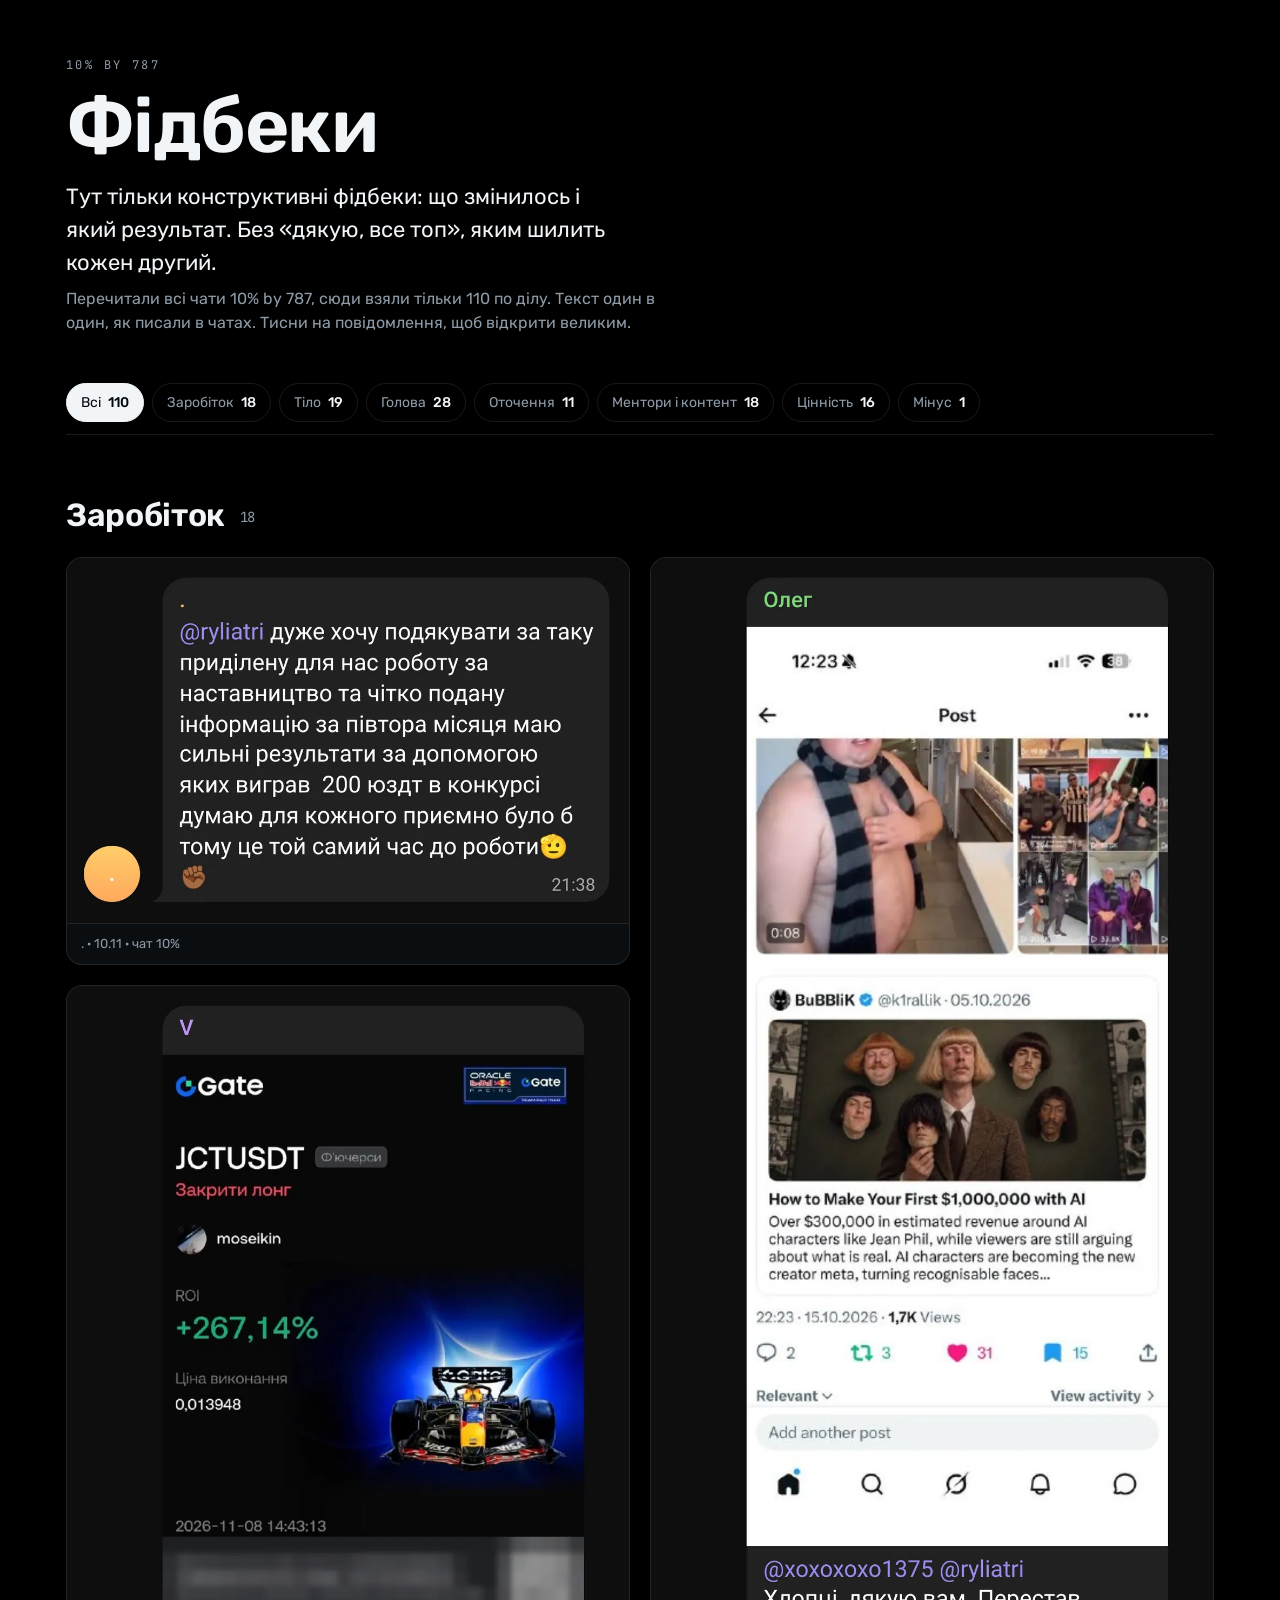
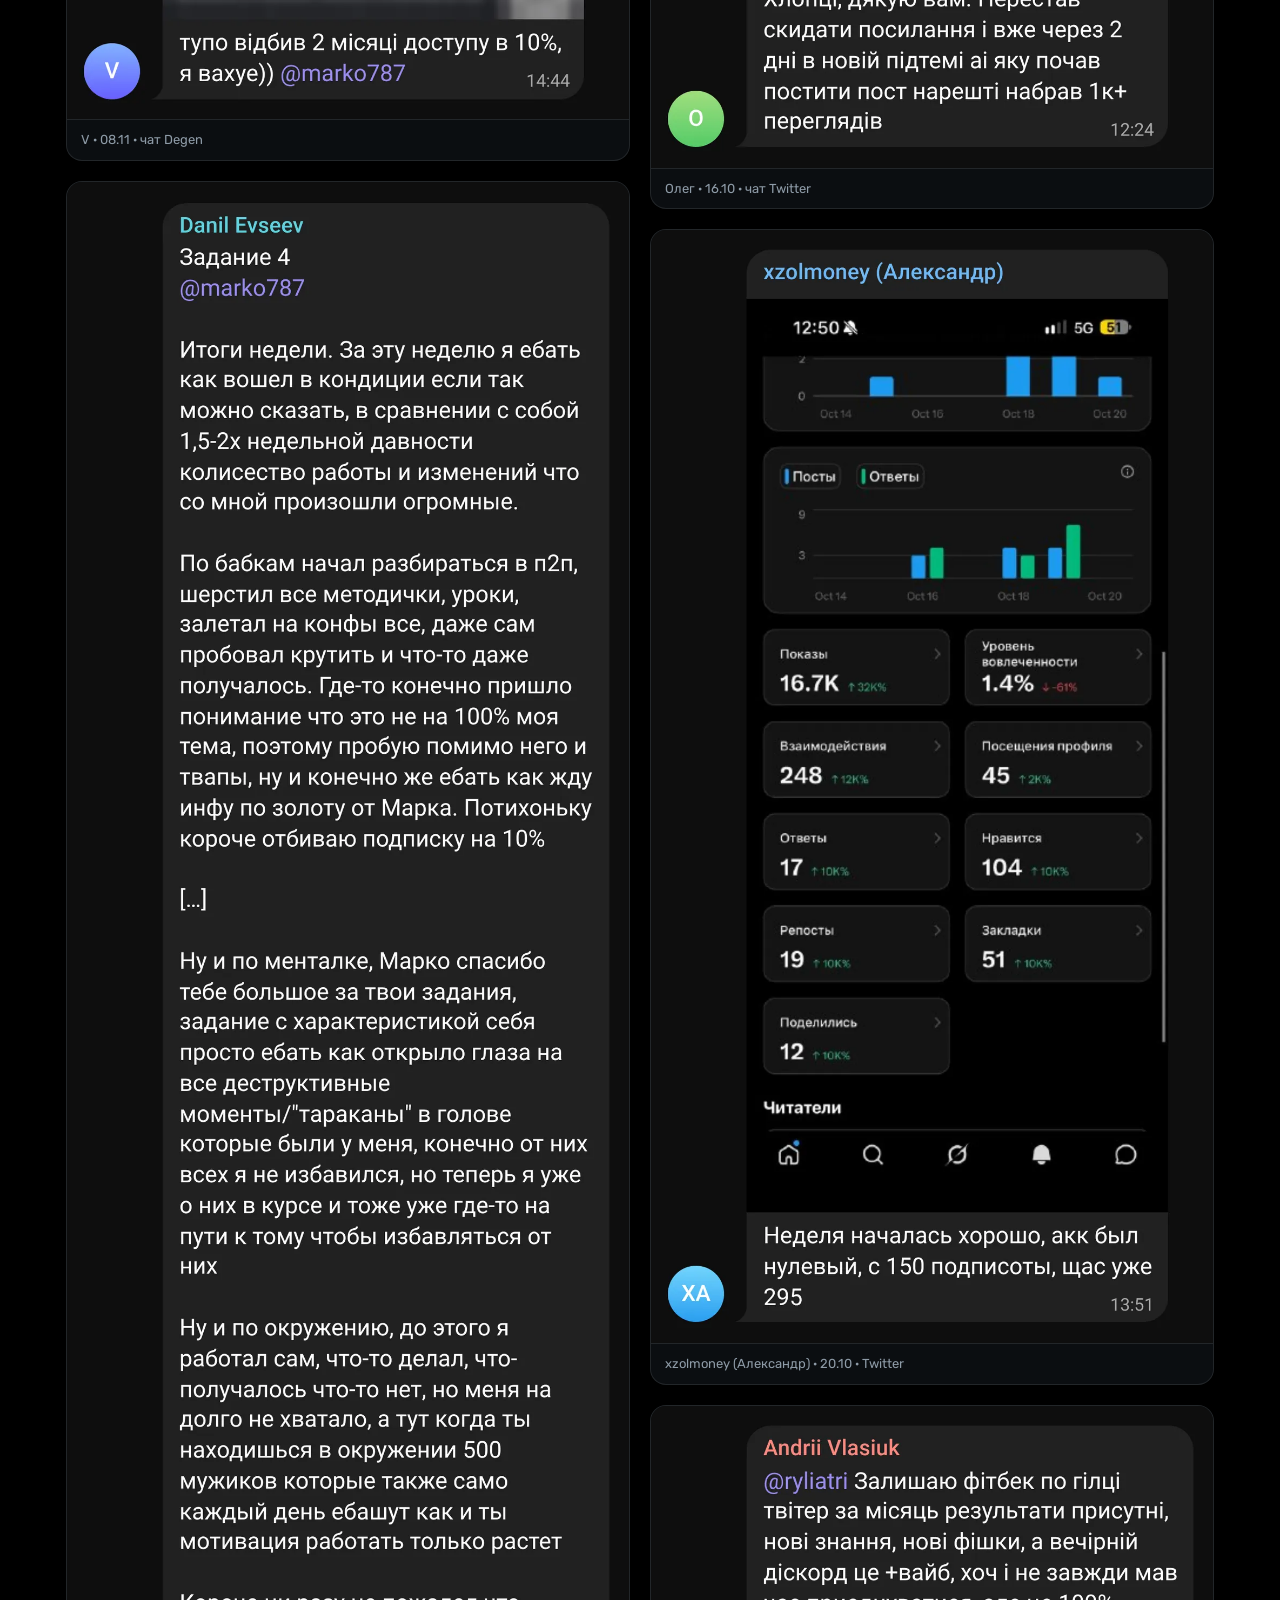
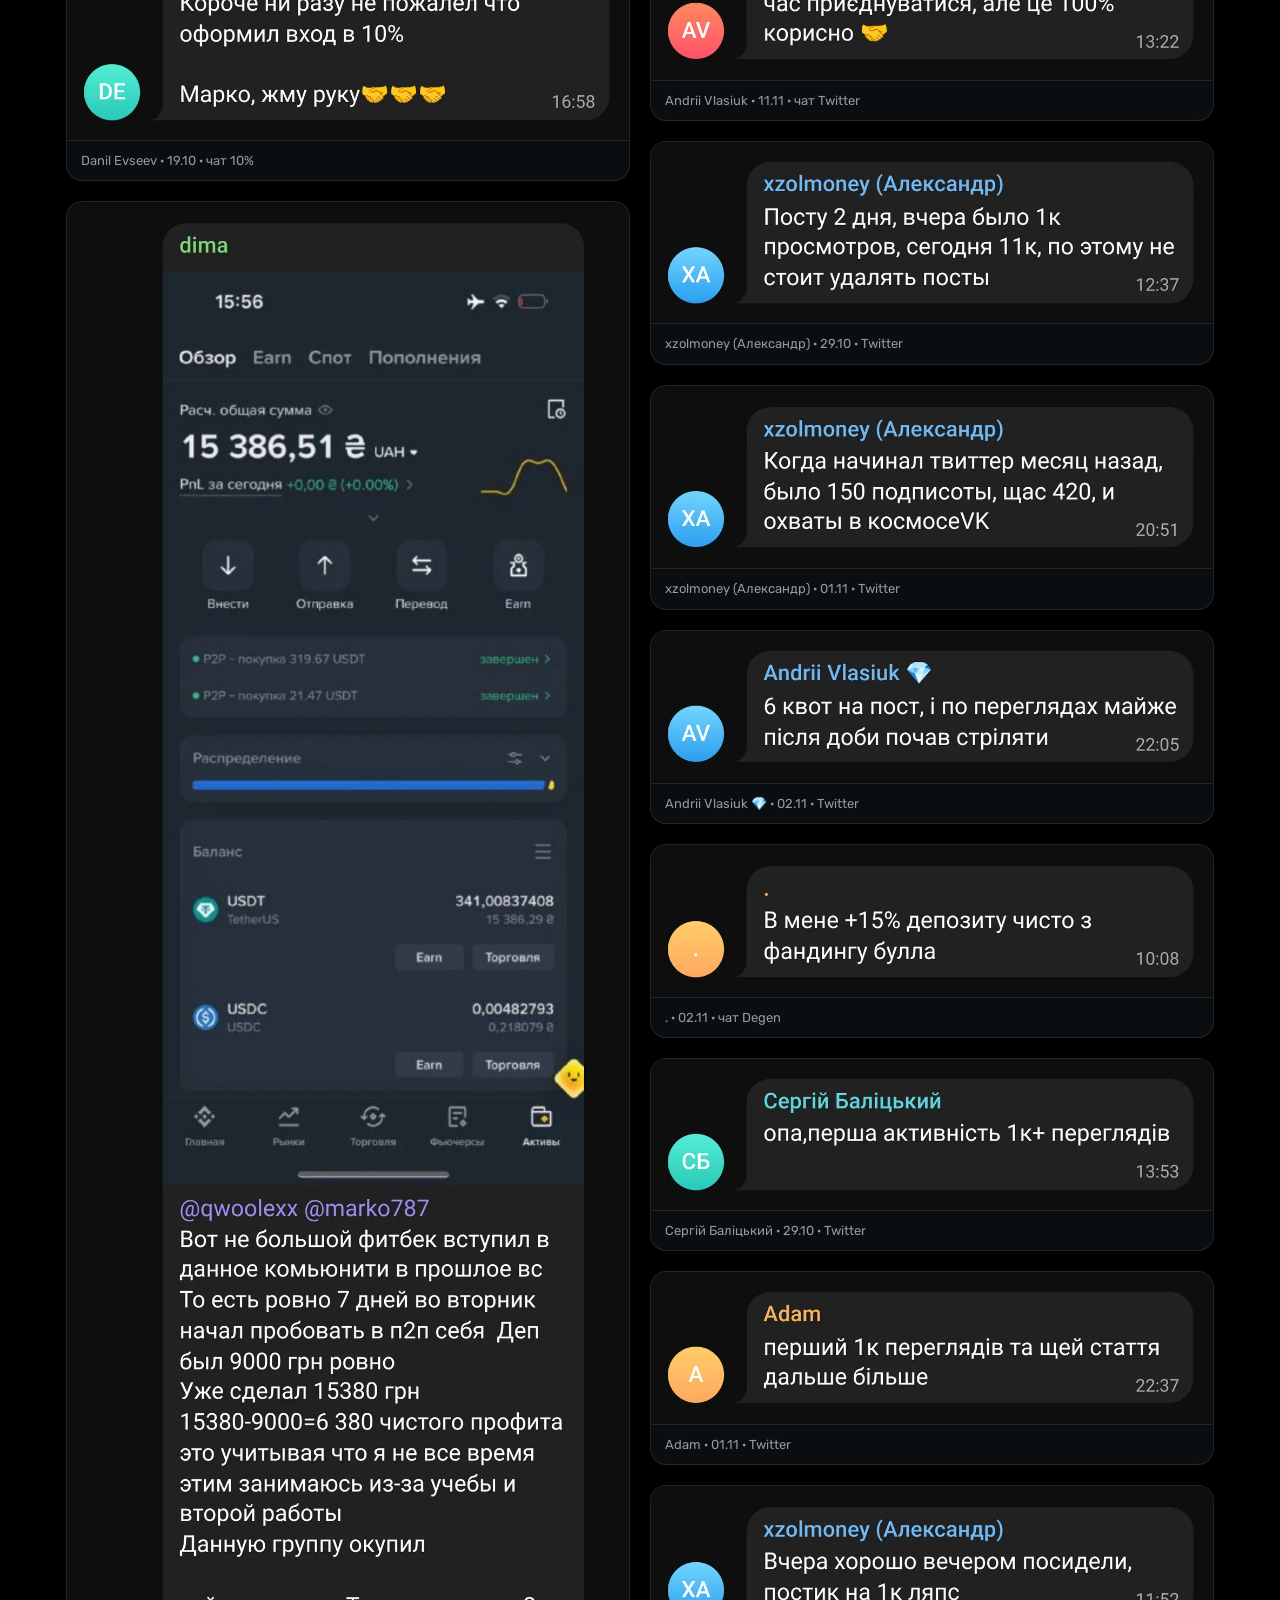
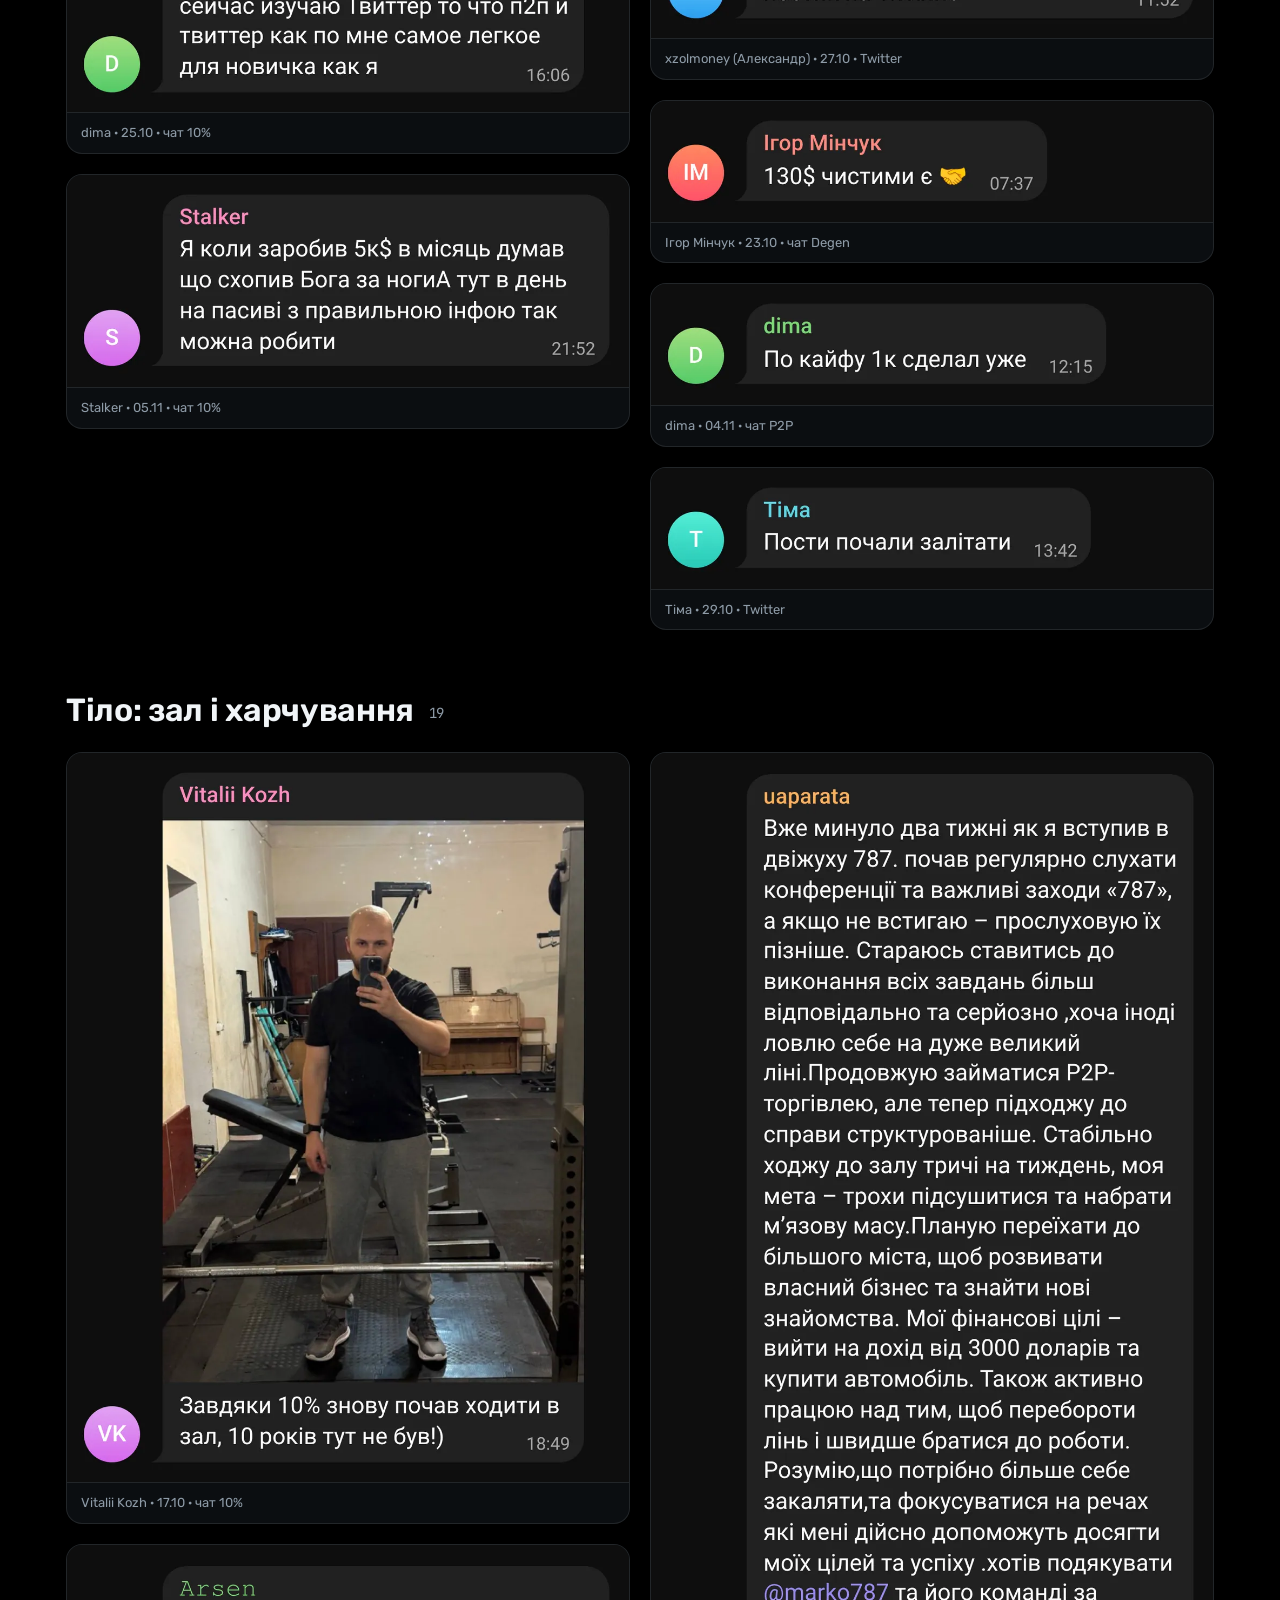
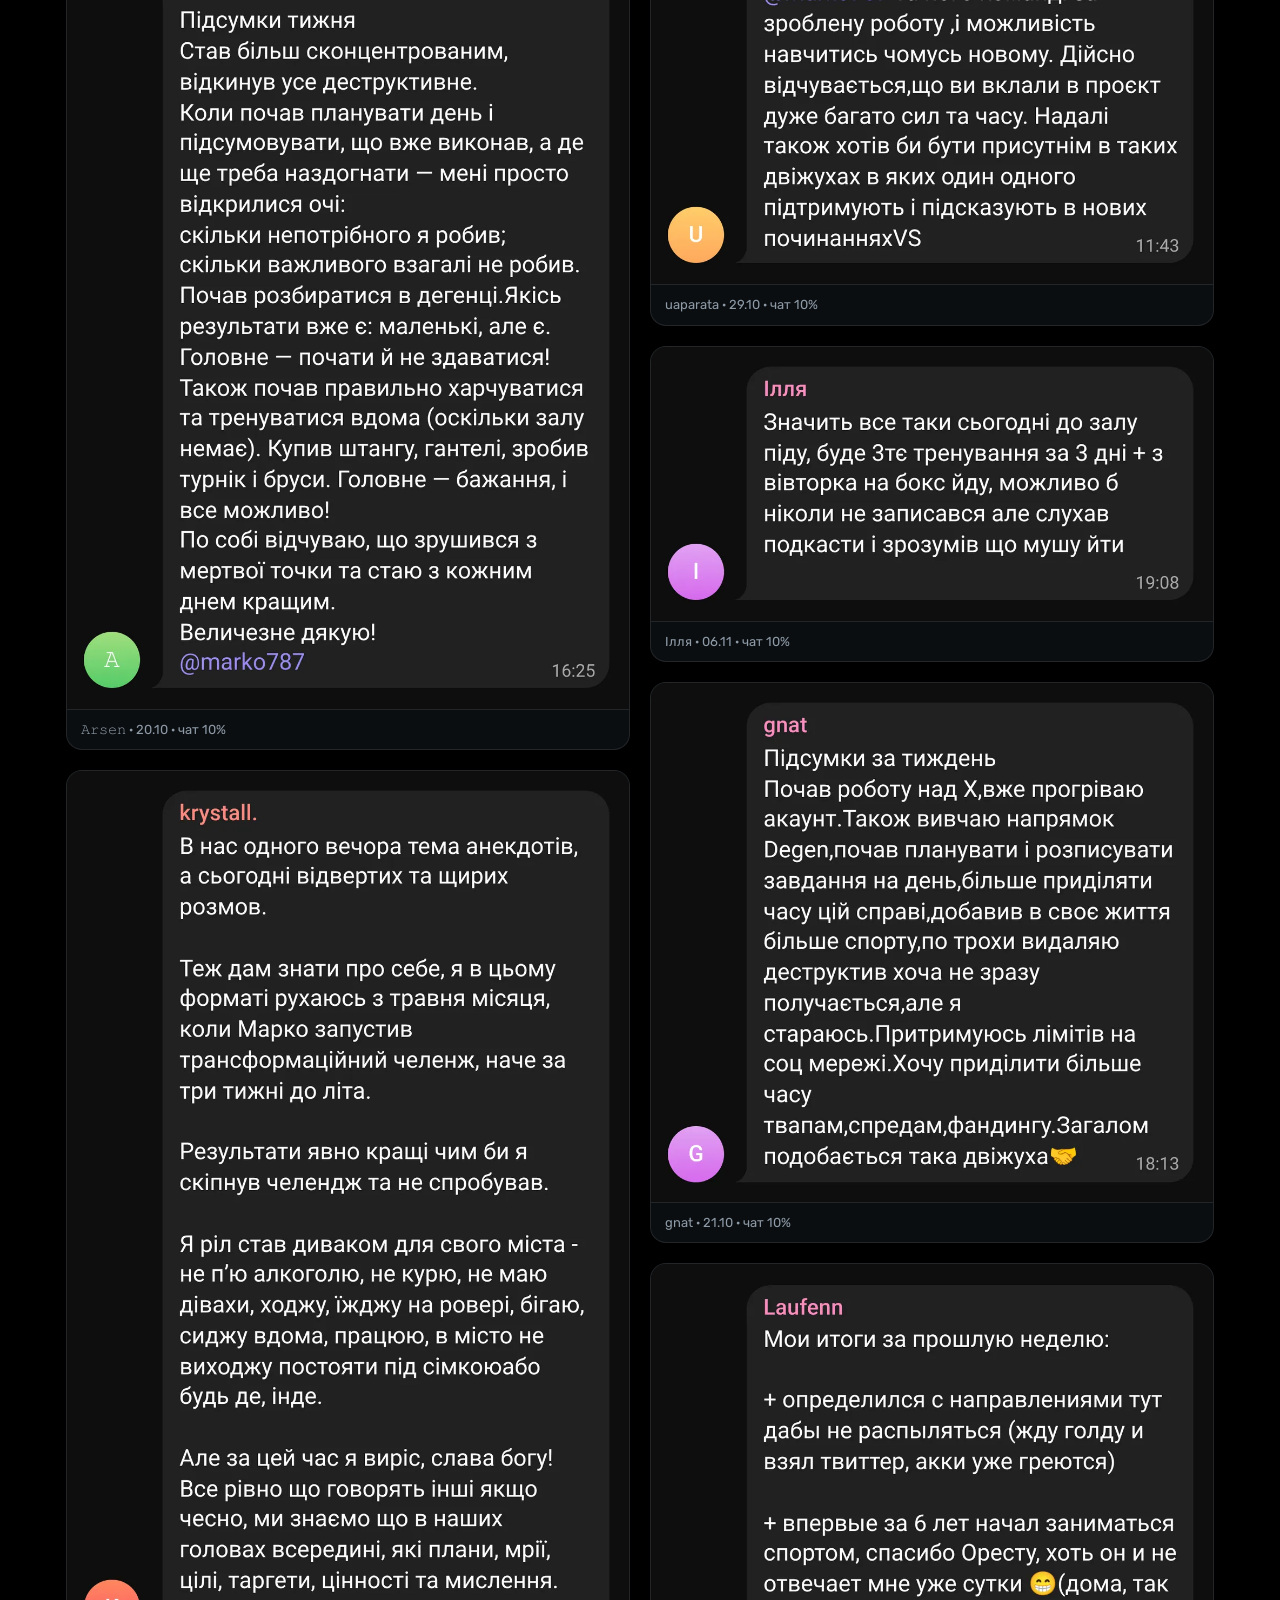
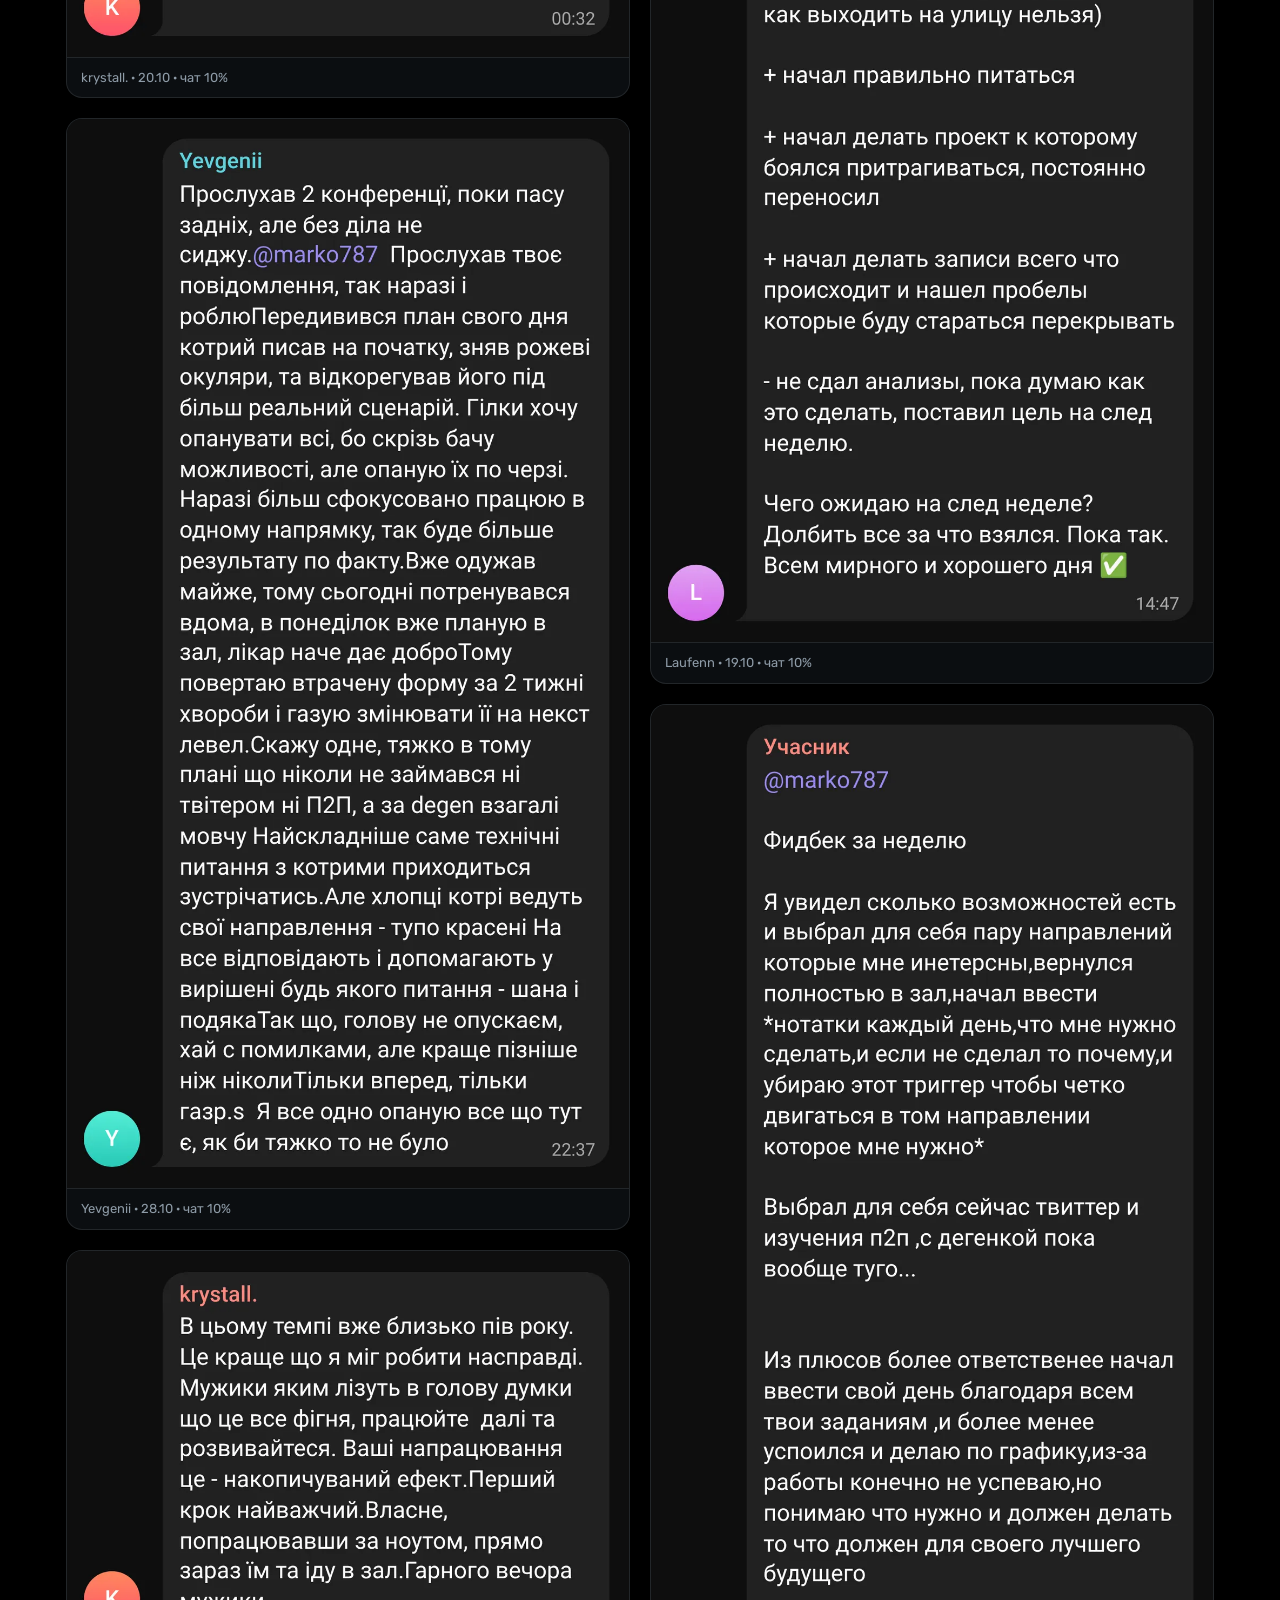
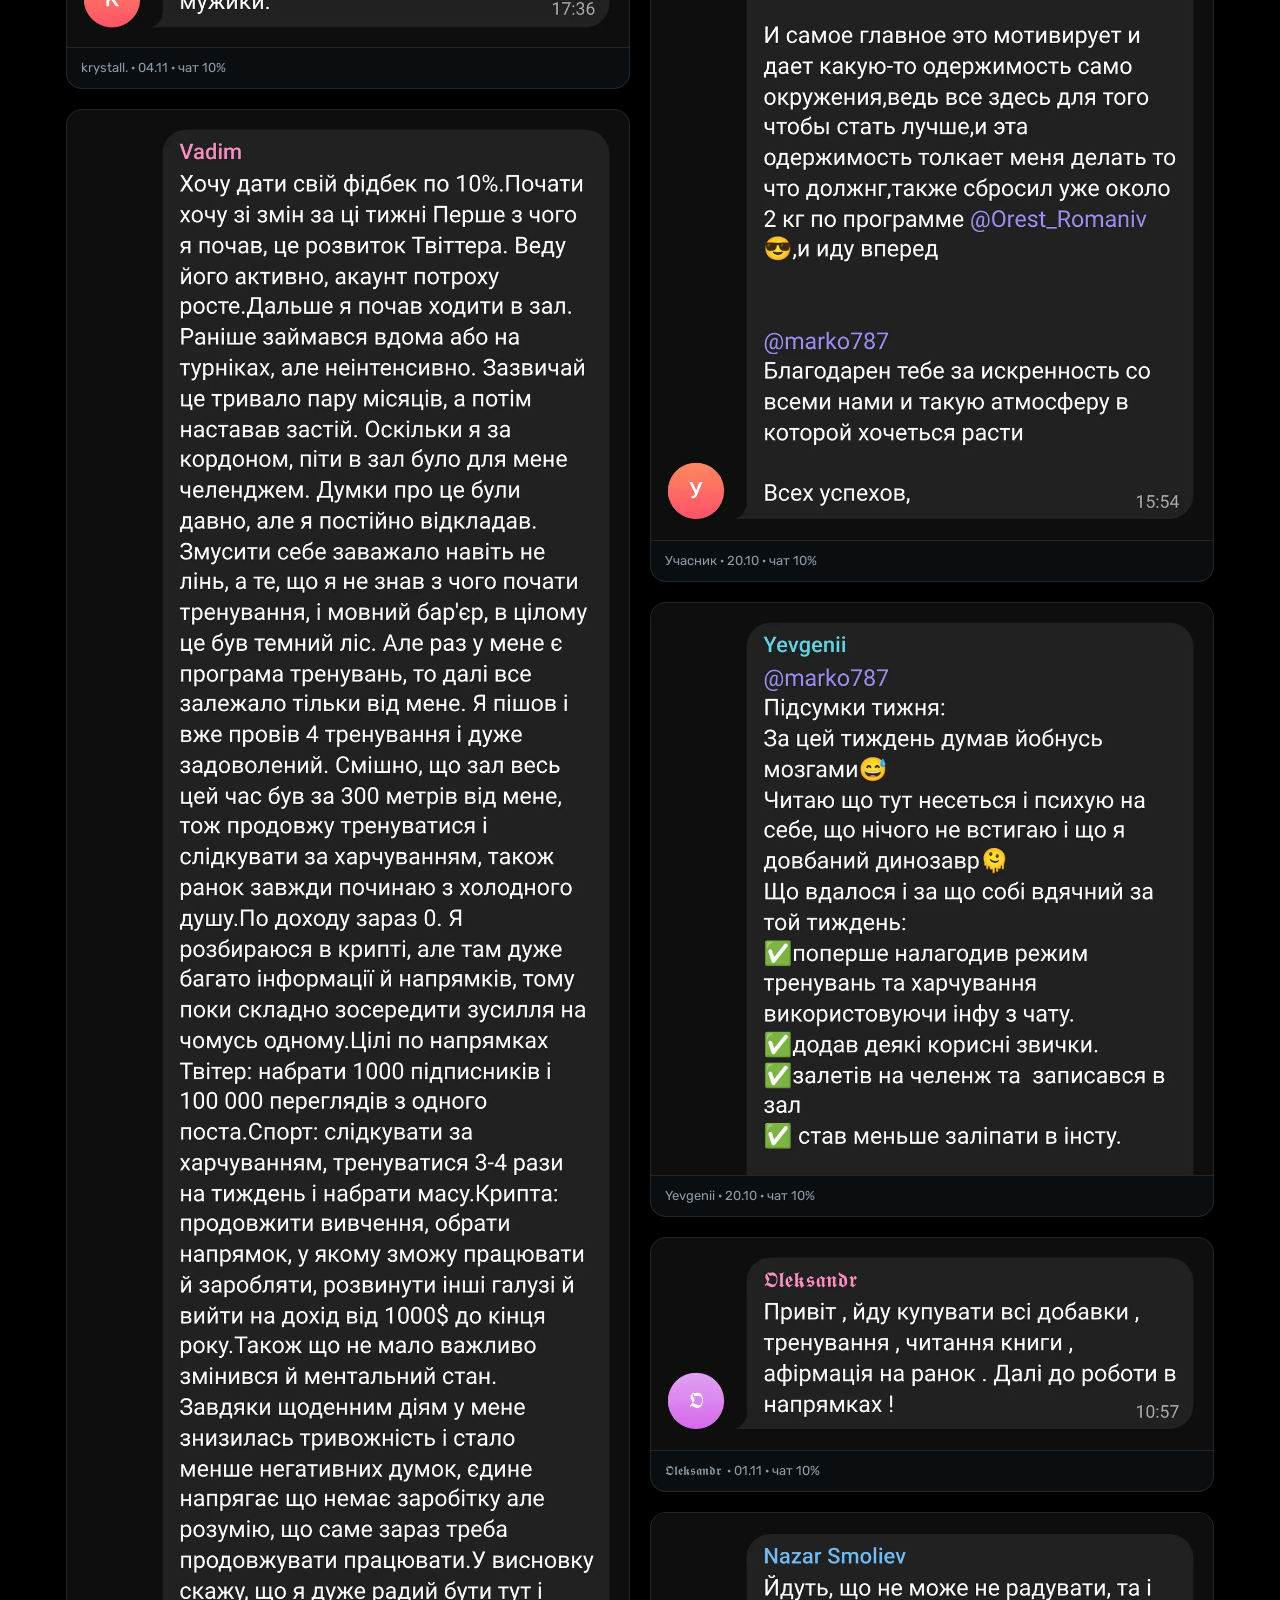
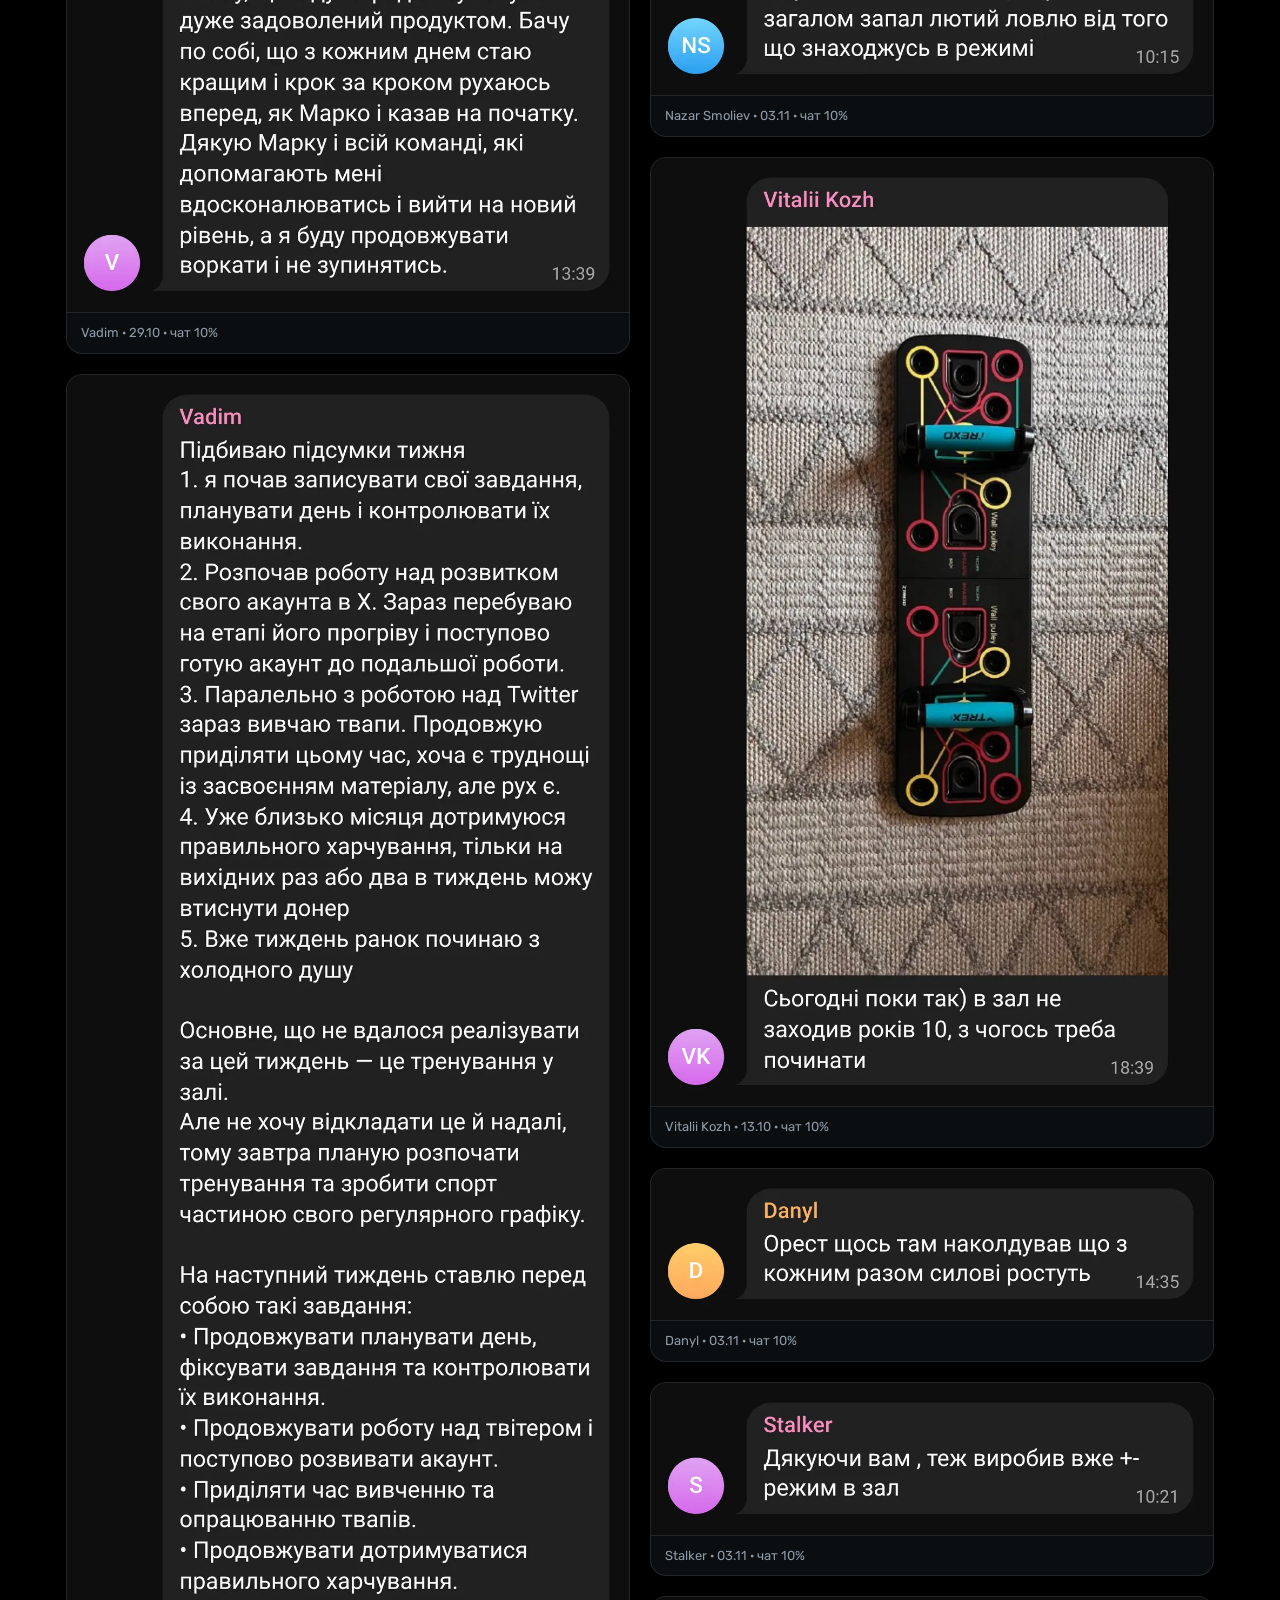
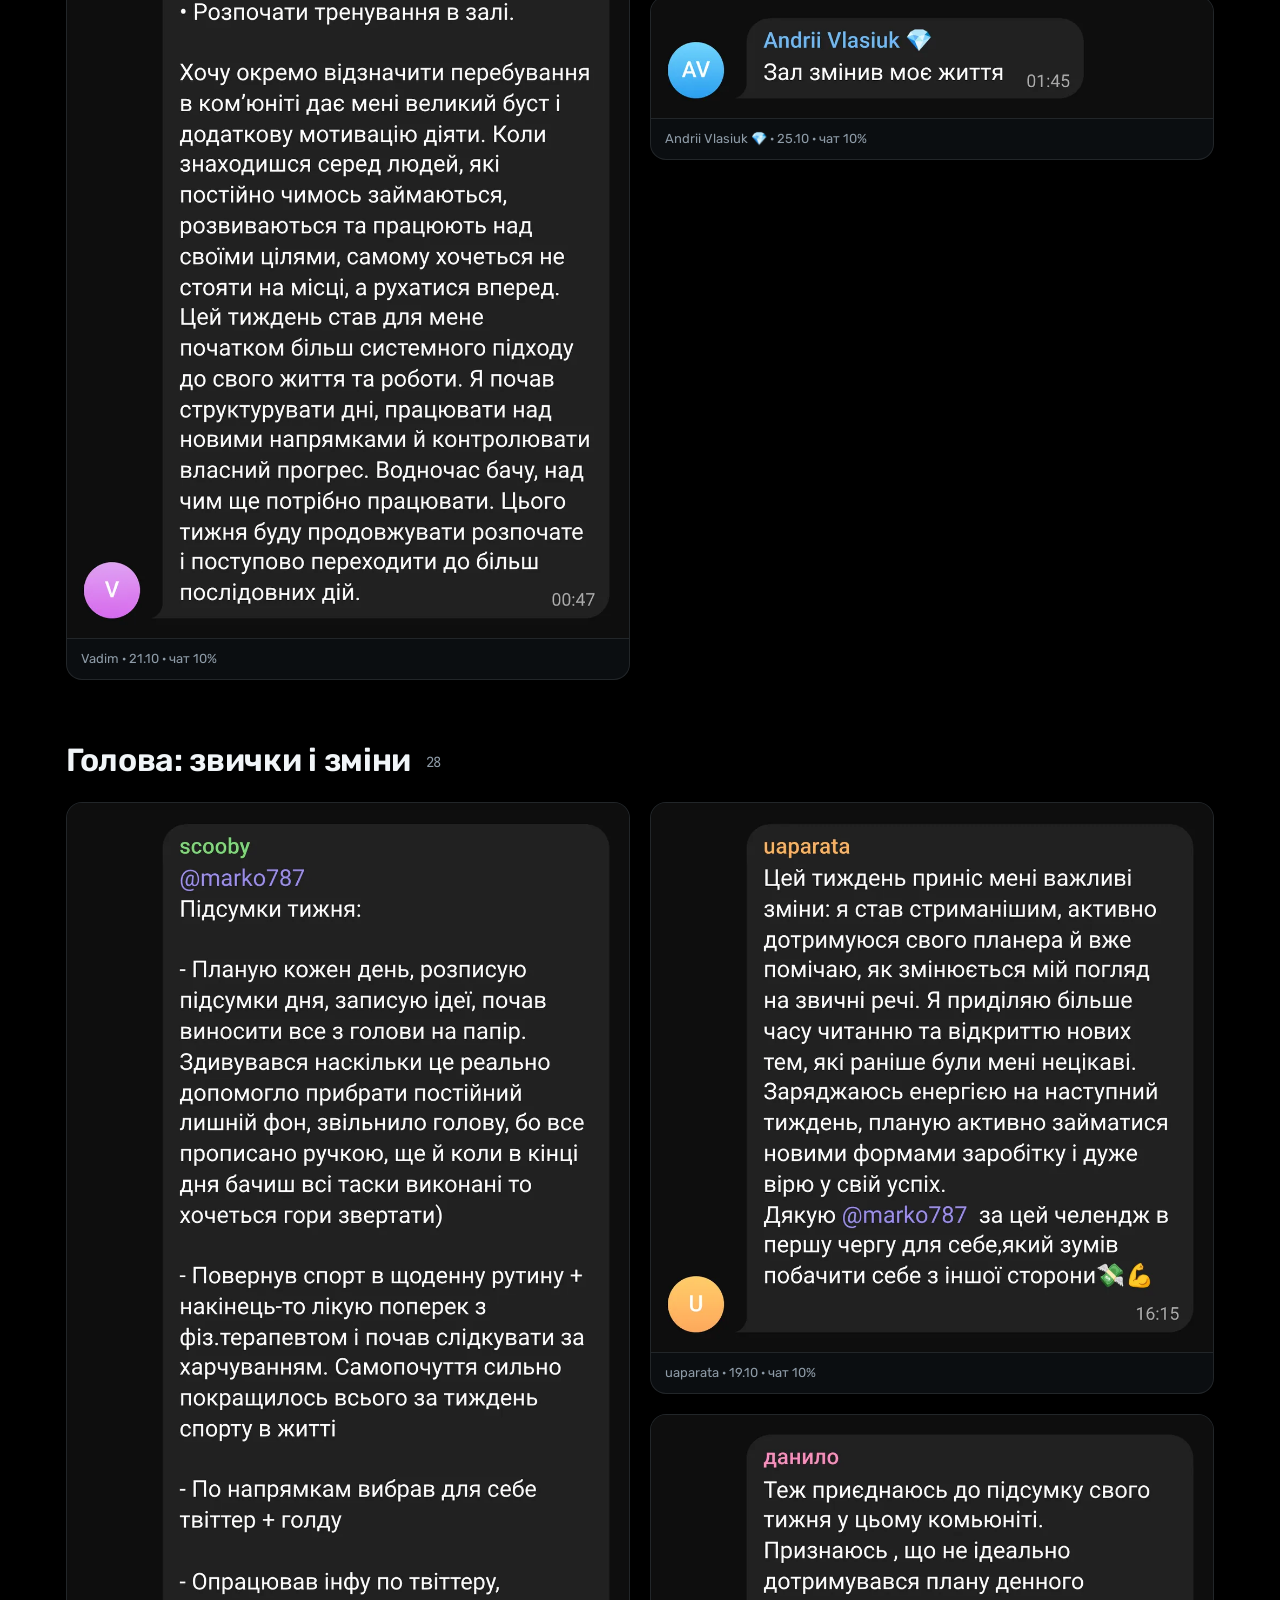
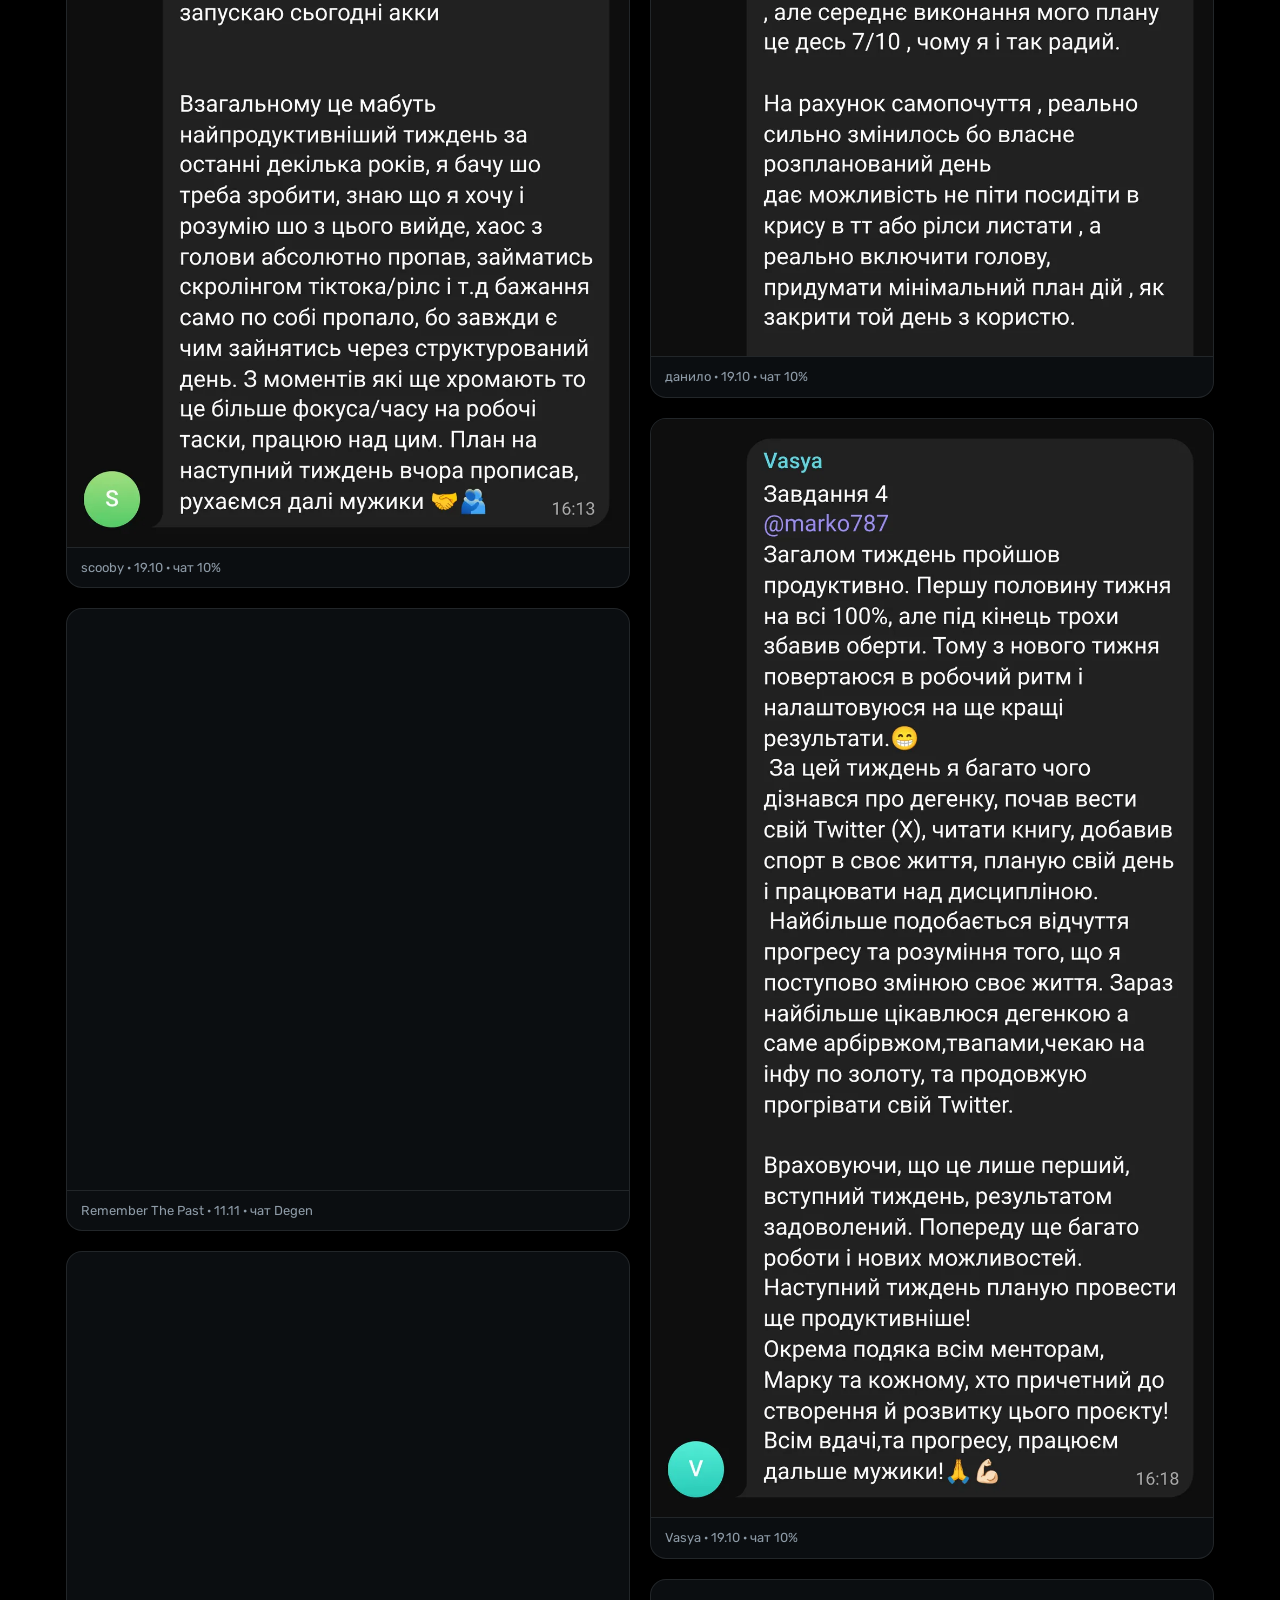
<file: index.html>
<!doctype html>
<html lang="uk">
<head>
<meta charset="utf-8">
<meta name="viewport" content="width=device-width,initial-scale=1,viewport-fit=cover">
<title>Фідбеки 10% by 787</title>
<meta name="description" content="110 конструктивних фідбеків від учасників 10% by 787. Що змінилось і який результат, без «дякую».">
<meta property="og:type" content="website">
<meta property="og:title" content="Фідбеки 10% by 787">
<meta property="og:description" content="110 конструктивних фідбеків від учасників 10% by 787. Що змінилось і який результат, без «дякую».">
<meta property="og:image" content="https://10by787.github.io/og.jpg">
<meta property="og:url" content="https://10by787.github.io/">
<meta name="twitter:card" content="summary_large_image">
<link rel="preconnect" href="https://fonts.googleapis.com"><link rel="preconnect" href="https://fonts.gstatic.com" crossorigin>
<link rel="stylesheet" href="https://fonts.googleapis.com/css2?family=Rubik:wght@400;500;600&family=JetBrains+Mono:wght@400&display=swap">
<style>
/* layout: одна колонка шапки, липкі фільтри, сітка повідомлень у дві колонки (одна на телефоні) */
:root{--bg:#000;--sf:#0b0e11;--ln:rgba(235,242,248,.10);--fg:#f1f5f8;--mu:#8e9ba7;--ac:#6CB4D8;--acT:rgba(108,180,216,.12);--ink:#03070b;
  --sans:Rubik,system-ui,-apple-system,"Segoe UI",sans-serif;--mono:"JetBrains Mono",ui-monospace,Consolas,monospace;color-scheme:dark}
*{box-sizing:border-box}
html,body{margin:0}
body{background:var(--bg);color:var(--fg);font:16px/1.5 var(--sans);-webkit-font-smoothing:antialiased}
body::before{content:"";position:fixed;inset:0 0 auto;height:env(safe-area-inset-top,0px);z-index:10;background:var(--bg)}
.wrap{max-width:1180px;margin:0 auto;padding-left:max(16px,env(safe-area-inset-left,0px));padding-right:max(16px,env(safe-area-inset-right,0px));padding-block:56px 72px}
.eb{font-family:var(--mono);letter-spacing:.2em;font-size:12px;color:var(--mu)}
h1{font-size:clamp(44px,8vw,76px);line-height:1;margin:14px 0 16px;font-weight:600;letter-spacing:-.02em;text-wrap:balance}
.lead{font-size:clamp(18px,2.6vw,22px);max-width:40ch;margin:0 0 8px}
.sub{color:var(--mu);max-width:60ch;margin:0}
.bar{position:sticky;top:env(safe-area-inset-top,0px);z-index:5;background:rgba(0,0,0,.88);backdrop-filter:blur(10px);-webkit-backdrop-filter:blur(10px);border-bottom:1px solid var(--ln);margin-top:36px;padding-block:12px}
.chips{display:flex;gap:8px;overflow-x:auto;scrollbar-width:none}
.chips::-webkit-scrollbar{display:none}
.chip{flex:0 0 auto;background:transparent;color:var(--mu);border:1px solid var(--ln);border-radius:999px;padding:8px 14px;font:inherit;font-size:14px;cursor:pointer}
.chip b{color:var(--fg);font-weight:500;margin-left:4px}
.chip.on{background:var(--fg);color:var(--ink);border-color:var(--fg)}.chip.on b{color:var(--ink)}
.chip:focus-visible{outline:2px solid var(--ac);outline-offset:2px}
.minus{margin:40px 0 0;padding:28px;border:1px solid rgba(108,180,216,.35);border-radius:20px;background:linear-gradient(180deg,var(--acT),transparent 60%)}
.minus .eb{color:var(--ac)}
.minus h2{margin:8px 0 22px}
.mgrid{display:grid;grid-template-columns:minmax(0,1fr) minmax(0,1fr);gap:28px;align-items:start}
.mtext{min-width:0}
h3{font-size:15px;font-weight:500;color:var(--ac);margin:0 0 10px}
ol{margin:0;padding-left:20px;color:#d9e1e7}ol li{margin:0 0 10px}
h2{font-size:clamp(24px,3.6vw,32px);font-weight:600;letter-spacing:-.01em;margin:56px 0 18px;text-wrap:balance}
h2 span{font-family:var(--mono);font-size:14px;color:var(--mu);font-weight:400;margin-left:8px;vertical-align:middle}
.grid{columns:2 460px;column-gap:20px}
.cd{break-inside:avoid;margin:0 0 20px;background:var(--sf);border:1px solid var(--ln);border-radius:16px;overflow:hidden}
.cd img{display:block;width:100%;height:auto;cursor:zoom-in;max-width:100%}
figcaption{padding:10px 14px;font-size:13px;color:var(--mu);border-top:1px solid var(--ln);overflow:hidden;text-overflow:ellipsis;white-space:nowrap}
.fix{padding:22px 22px 18px;border-color:rgba(108,180,216,.4);background:linear-gradient(180deg,var(--acT),var(--sf) 70%)}
.fix .eb{color:var(--ac);margin-bottom:12px}
.fix ul{margin:0 0 14px;padding-left:20px;color:#d9e1e7}.fix li{margin:0 0 8px}
.fix p{margin:0;font-size:18px;line-height:1.45;color:var(--fg)}
.foot{margin-top:64px;padding-top:20px;border-top:1px solid var(--ln)}
.lb{position:fixed;inset:0;background:rgba(0,0,0,.95);z-index:20;overflow:auto;display:flex;justify-content:center;
  padding:max(24px,env(safe-area-inset-top,0px)) max(16px,env(safe-area-inset-right,0px)) 24px max(16px,env(safe-area-inset-left,0px))}
.lb img{max-width:min(720px,100%);height:auto;align-self:flex-start;border-radius:12px}
[hidden]{display:none!important}
@media (max-width:760px){.mgrid{grid-template-columns:1fr}.minus{padding:20px}.grid{columns:1}.wrap{padding-block:36px 56px}}
</style>
</head>
<body>
<div class="wrap">
<div class="eb">10% BY 787</div>
<h1>Фідбеки</h1>
<p class="lead">Тут тільки конструктивні фідбеки: що змінилось і який результат. Без «дякую, все топ», яким шилить кожен другий.</p>
<p class="sub">Перечитали всі чати 10% by 787, сюди взяли тільки 110 по ділу. Текст один в один, як писали в чатах. Тисни на повідомлення, щоб відкрити великим.</p>
<div class="bar"><div class="chips"><button class="chip on" type="button" data-f="all">Всі <b>110</b></button><button class="chip" type="button" data-f="b0">Заробіток <b>18</b></button><button class="chip" type="button" data-f="b1">Тіло <b>19</b></button><button class="chip" type="button" data-f="b2">Голова <b>28</b></button><button class="chip" type="button" data-f="b3">Оточення <b>11</b></button><button class="chip" type="button" data-f="b4">Ментори і контент <b>18</b></button><button class="chip" type="button" data-f="b5">Цінність <b>16</b></button><button class="chip" type="button" data-f="minus">Мінус <b>1</b></button></div></div>
<section class="blk" data-b="b0"><h2>Заробіток <span>18</span></h2><div class="grid"><figure class="cd"><img loading="lazy" decoding="async" width="1040" height="676" alt="Повідомлення від ., 10.11" src="137436.webp"><figcaption>. · 10.11 · чат 10%</figcaption></figure><figure class="cd"><img loading="lazy" decoding="async" width="1040" height="1357" alt="Повідомлення від V, 08.11" src="135977.webp"><figcaption>V · 08.11 · чат Degen</figcaption></figure><figure class="cd"><img loading="lazy" decoding="async" width="1040" height="2883" alt="Повідомлення від Danil Evseev, 19.10" src="118541.webp"><figcaption>Danil Evseev · 19.10 · чат 10%</figcaption></figure><figure class="cd"><img loading="lazy" decoding="async" width="1040" height="2795" alt="Повідомлення від dima, 25.10" src="125310.webp"><figcaption>dima · 25.10 · чат 10%</figcaption></figure><figure class="cd"><img loading="lazy" decoding="async" width="1040" height="393" alt="Повідомлення від Stalker, 05.11" src="134919.webp"><figcaption>Stalker · 05.11 · чат 10%</figcaption></figure><figure class="cd"><img loading="lazy" decoding="async" width="1040" height="2239" alt="Повідомлення від Олег, 16.10" src="112699.webp"><figcaption>Олег · 16.10 · чат Twitter</figcaption></figure><figure class="cd"><img loading="lazy" decoding="async" width="1040" height="2059" alt="Повідомлення від xzolmoney (Александр), 20.10" src="119684.webp"><figcaption>xzolmoney (Александр) · 20.10 · Twitter</figcaption></figure><figure class="cd"><img loading="lazy" decoding="async" width="1040" height="507" alt="Повідомлення від Andrii Vlasiuk, 11.11" src="137664.webp"><figcaption>Andrii Vlasiuk · 11.11 · чат Twitter</figcaption></figure><figure class="cd"><img loading="lazy" decoding="async" width="1040" height="335" alt="Повідомлення від xzolmoney (Александр), 29.10" src="127877.webp"><figcaption>xzolmoney (Александр) · 29.10 · Twitter</figcaption></figure><figure class="cd"><img loading="lazy" decoding="async" width="1040" height="338" alt="Повідомлення від xzolmoney (Александр), 01.11" src="130796.webp"><figcaption>xzolmoney (Александр) · 01.11 · Twitter</figcaption></figure><figure class="cd"><img loading="lazy" decoding="async" width="1040" height="281" alt="Повідомлення від Andrii Vlasiuk 💎, 02.11" src="131808.webp"><figcaption>Andrii Vlasiuk 💎 · 02.11 · Twitter</figcaption></figure><figure class="cd"><img loading="lazy" decoding="async" width="1040" height="281" alt="Повідомлення від ., 02.11" src="131040.webp"><figcaption>. · 02.11 · чат Degen</figcaption></figure><figure class="cd"><img loading="lazy" decoding="async" width="1040" height="278" alt="Повідомлення від Сергій Баліцький, 29.10" src="127989.webp"><figcaption>Сергій Баліцький · 29.10 · Twitter</figcaption></figure><figure class="cd"><img loading="lazy" decoding="async" width="1040" height="281" alt="Повідомлення від Adam, 01.11" src="130898.webp"><figcaption>Adam · 01.11 · Twitter</figcaption></figure><figure class="cd"><img loading="lazy" decoding="async" width="1040" height="281" alt="Повідомлення від xzolmoney (Александр), 27.10" src="126340.webp"><figcaption>xzolmoney (Александр) · 27.10 · Twitter</figcaption></figure><figure class="cd"><img loading="lazy" decoding="async" width="1040" height="224" alt="Повідомлення від Ігор Мінчук, 23.10" src="122917.webp"><figcaption>Ігор Мінчук · 23.10 · чат Degen</figcaption></figure><figure class="cd"><img loading="lazy" decoding="async" width="1040" height="224" alt="Повідомлення від dima, 04.11" src="133172.webp"><figcaption>dima · 04.11 · чат P2P</figcaption></figure><figure class="cd"><img loading="lazy" decoding="async" width="1040" height="224" alt="Повідомлення від Тіма, 29.10" src="127965.webp"><figcaption>Тіма · 29.10 · Twitter</figcaption></figure></div></section><section class="blk" data-b="b1"><h2>Тіло: зал і харчування <span>19</span></h2><div class="grid"><figure class="cd"><img loading="lazy" decoding="async" width="1040" height="1349" alt="Повідомлення від Vitalii Kozh, 17.10" src="115621.webp"><figcaption>Vitalii Kozh · 17.10 · чат 10%</figcaption></figure><figure class="cd"><img loading="lazy" decoding="async" width="1040" height="1414" alt="Повідомлення від 𝙰𝚛𝚜𝚎𝚗, 20.10" src="119830.webp"><figcaption>𝙰𝚛𝚜𝚎𝚗 · 20.10 · чат 10%</figcaption></figure><figure class="cd"><img loading="lazy" decoding="async" width="1040" height="1638" alt="Повідомлення від krystall., 20.10" src="119223.webp"><figcaption>krystall. · 20.10 · чат 10%</figcaption></figure><figure class="cd"><img loading="lazy" decoding="async" width="1040" height="1979" alt="Повідомлення від Yevgenii, 28.10" src="127563.webp"><figcaption>Yevgenii · 28.10 · чат 10%</figcaption></figure><figure class="cd"><img loading="lazy" decoding="async" width="1040" height="733" alt="Повідомлення від krystall., 04.11" src="133526.webp"><figcaption>krystall. · 04.11 · чат 10%</figcaption></figure><figure class="cd"><img loading="lazy" decoding="async" width="1040" height="3336" alt="Повідомлення від Vadim, 29.10" src="127957.webp"><figcaption>Vadim · 29.10 · чат 10%</figcaption></figure><figure class="cd"><img loading="lazy" decoding="async" width="1040" height="3448" alt="Повідомлення від Vadim, 21.10" src="120469.webp"><figcaption>Vadim · 21.10 · чат 10%</figcaption></figure><figure class="cd"><img loading="lazy" decoding="async" width="1040" height="2093" alt="Повідомлення від uaparata, 29.10" src="127837.webp"><figcaption>uaparata · 29.10 · чат 10%</figcaption></figure><figure class="cd"><img loading="lazy" decoding="async" width="1040" height="507" alt="Повідомлення від Ілля, 06.11" src="135335.webp"><figcaption>Ілля · 06.11 · чат 10%</figcaption></figure><figure class="cd"><img loading="lazy" decoding="async" width="1040" height="959" alt="Повідомлення від gnat, 21.10" src="121032.webp"><figcaption>gnat · 21.10 · чат 10%</figcaption></figure><figure class="cd"><img loading="lazy" decoding="async" width="1040" height="1810" alt="Повідомлення від Laufenn, 19.10" src="118270.webp"><figcaption>Laufenn · 19.10 · чат 10%</figcaption></figure><figure class="cd"><img loading="lazy" decoding="async" width="1040" height="2657" alt="Повідомлення від Учасник, 20.10" src="119799.webp"><figcaption>Учасник · 20.10 · чат 10%</figcaption></figure><figure class="cd"><img loading="lazy" decoding="async" width="1040" height="1059" alt="Повідомлення від Yevgenii, 20.10" src="119787.webp"><figcaption>Yevgenii · 20.10 · чат 10%</figcaption></figure><figure class="cd"><img loading="lazy" decoding="async" width="1040" height="393" alt="Повідомлення від 𝕺𝖑𝖊𝖐𝖘𝖆𝖓𝖉𝖗 ️, 01.11" src="130483.webp"><figcaption>𝕺𝖑𝖊𝖐𝖘𝖆𝖓𝖉𝖗 ️ · 01.11 · чат 10%</figcaption></figure><figure class="cd"><img loading="lazy" decoding="async" width="1040" height="338" alt="Повідомлення від Nazar Smoliev, 03.11" src="132061.webp"><figcaption>Nazar Smoliev · 03.11 · чат 10%</figcaption></figure><figure class="cd"><img loading="lazy" decoding="async" width="1040" height="1755" alt="Повідомлення від Vitalii Kozh, 13.10" src="107526.webp"><figcaption>Vitalii Kozh · 13.10 · чат 10%</figcaption></figure><figure class="cd"><img loading="lazy" decoding="async" width="1040" height="281" alt="Повідомлення від Danyl, 03.11" src="132306.webp"><figcaption>Danyl · 03.11 · чат 10%</figcaption></figure><figure class="cd"><img loading="lazy" decoding="async" width="1040" height="281" alt="Повідомлення від Stalker, 03.11" src="132063.webp"><figcaption>Stalker · 03.11 · чат 10%</figcaption></figure><figure class="cd"><img loading="lazy" decoding="async" width="1040" height="224" alt="Повідомлення від Andrii Vlasiuk 💎, 25.10" src="124976.webp"><figcaption>Andrii Vlasiuk 💎 · 25.10 · чат 10%</figcaption></figure></div></section><section class="blk" data-b="b2"><h2>Голова: звички і зміни <span>28</span></h2><div class="grid"><figure class="cd"><img loading="lazy" decoding="async" width="1040" height="2488" alt="Повідомлення від scooby, 19.10" src="118479.webp"><figcaption>scooby · 19.10 · чат 10%</figcaption></figure><figure class="cd"><img loading="lazy" decoding="async" width="1040" height="1074" alt="Повідомлення від Remember The Past, 11.11" src="137997.webp"><figcaption>Remember The Past · 11.11 · чат Degen</figcaption></figure><figure class="cd"><img loading="lazy" decoding="async" width="1040" height="1695" alt="Повідомлення від Oleh, 29.10" src="127850.webp"><figcaption>Oleh · 29.10 · чат 10%</figcaption></figure><figure class="cd"><img loading="lazy" decoding="async" width="1040" height="1355" alt="Повідомлення від Ілля, 18.10" src="117559.webp"><figcaption>Ілля · 18.10 · чат 10%</figcaption></figure><figure class="cd"><img loading="lazy" decoding="async" width="1040" height="902" alt="Повідомлення від Ілля, 15.11" src="140812.webp"><figcaption>Ілля · 15.11 · чат 10%</figcaption></figure><figure class="cd"><img loading="lazy" decoding="async" width="1040" height="1074" alt="Повідомлення від Yevgenii, 24.10" src="124554.webp"><figcaption>Yevgenii · 24.10 · чат 10%</figcaption></figure><figure class="cd"><img loading="lazy" decoding="async" width="1040" height="450" alt="Повідомлення від dima, 28.10" src="127166.webp"><figcaption>dima · 28.10 · чат 10%</figcaption></figure><figure class="cd"><img loading="lazy" decoding="async" width="1040" height="338" alt="Повідомлення від Ursvve, 04.11" src="133339.webp"><figcaption>Ursvve · 04.11 · чат 10%</figcaption></figure><figure class="cd"><img loading="lazy" decoding="async" width="1040" height="1864" alt="Повідомлення від Wolder, 19.10" src="118424.webp"><figcaption>Wolder · 19.10 · чат 10%</figcaption></figure><figure class="cd"><img loading="lazy" decoding="async" width="1040" height="1638" alt="Повідомлення від Maks Good, 19.10" src="118431.webp"><figcaption>Maks Good · 19.10 · чат 10%</figcaption></figure><figure class="cd"><img loading="lazy" decoding="async" width="1040" height="3224" alt="Повідомлення від Danyl, 19.10" src="118463.webp"><figcaption>Danyl · 19.10 · чат 10%</figcaption></figure><figure class="cd"><img loading="lazy" decoding="async" width="1040" height="1017" alt="Повідомлення від Любомир, 20.10" src="119265.webp"><figcaption>Любомир · 20.10 · чат 10%</figcaption></figure><figure class="cd"><img loading="lazy" decoding="async" width="1040" height="1581" alt="Повідомлення від 𝓘𝓰𝓸𝓡, 19.10" src="118408.webp"><figcaption>𝓘𝓰𝓸𝓡 · 19.10 · чат 10%</figcaption></figure><figure class="cd"><img loading="lazy" decoding="async" width="1040" height="1017" alt="Повідомлення від uaparata, 19.10" src="118480.webp"><figcaption>uaparata · 19.10 · чат 10%</figcaption></figure><figure class="cd"><img loading="lazy" decoding="async" width="1040" height="1002" alt="Повідомлення від данило, 19.10" src="118956.webp"><figcaption>данило · 19.10 · чат 10%</figcaption></figure><figure class="cd"><img loading="lazy" decoding="async" width="1040" height="2033" alt="Повідомлення від Vasya, 19.10" src="118483.webp"><figcaption>Vasya · 19.10 · чат 10%</figcaption></figure><figure class="cd"><img loading="lazy" decoding="async" width="1040" height="2150" alt="Повідомлення від 𝓚𝓞𝓒𝓜𝓞𝓒 | 1%, 19.10" src="118462.webp"><figcaption>𝓚𝓞𝓒𝓜𝓞𝓒 | 1% · 19.10 · чат 10%</figcaption></figure><figure class="cd"><img loading="lazy" decoding="async" width="1040" height="2486" alt="Повідомлення від Макс, 19.10" src="118904.webp"><figcaption>Макс · 19.10 · чат 10%</figcaption></figure><figure class="cd"><img loading="lazy" decoding="async" width="1040" height="1583" alt="Повідомлення від Cench, 19.10" src="118400.webp"><figcaption>Cench · 19.10 · чат 10%</figcaption></figure><figure class="cd"><img loading="lazy" decoding="async" width="1040" height="1355" alt="Повідомлення від ., 19.10" src="118537.webp"><figcaption>. · 19.10 · чат 10%</figcaption></figure><figure class="cd"><img loading="lazy" decoding="async" width="1040" height="621" alt="Повідомлення від Egorb🫡, 19.10" src="118926.webp"><figcaption>Egorb🫡 · 19.10 · чат 10%</figcaption></figure><figure class="cd"><img loading="lazy" decoding="async" width="1040" height="2829" alt="Повідомлення від Ростик, 20.10" src="119403.webp"><figcaption>Ростик · 20.10 · чат 10%</figcaption></figure><figure class="cd"><img loading="lazy" decoding="async" width="1040" height="1355" alt="Повідомлення від 𝕺𝖑𝖊𝖐𝖘𝖆𝖓𝖉𝖗 ️, 13.10" src="106659.webp"><figcaption>𝕺𝖑𝖊𝖐𝖘𝖆𝖓𝖉𝖗 ️ · 13.10 · чат 10%</figcaption></figure><figure class="cd"><img loading="lazy" decoding="async" width="1040" height="790" alt="Повідомлення від Danyl, 21.10" src="121364.webp"><figcaption>Danyl · 21.10 · чат 10%</figcaption></figure><figure class="cd"><img loading="lazy" decoding="async" width="1040" height="450" alt="Повідомлення від Ілля, 15.10" src="112260.webp"><figcaption>Ілля · 15.10 · чат 10%</figcaption></figure><figure class="cd"><img loading="lazy" decoding="async" width="1040" height="281" alt="Повідомлення від Danyl, 17.10" src="115711.webp"><figcaption>Danyl · 17.10 · чат 10%</figcaption></figure><figure class="cd"><img loading="lazy" decoding="async" width="1040" height="281" alt="Повідомлення від krystall., 02.11" src="131624.webp"><figcaption>krystall. · 02.11 · чат 10%</figcaption></figure><figure class="cd"><img loading="lazy" decoding="async" width="1040" height="338" alt="Повідомлення від Danyl, 17.10" src="115707.webp"><figcaption>Danyl · 17.10 · чат 10%</figcaption></figure></div></section><section class="blk" data-b="b3"><h2>Оточення <span>11</span></h2><div class="grid"><figure class="cd"><img loading="lazy" decoding="async" width="1040" height="1128" alt="Повідомлення від ., 29.10" src="127678.webp"><figcaption>. · 29.10 · чат 10%</figcaption></figure><figure class="cd"><img loading="lazy" decoding="async" width="1040" height="679" alt="Повідомлення від scooby, 25.10" src="124940.webp"><figcaption>scooby · 25.10 · чат 10%</figcaption></figure><figure class="cd"><img loading="lazy" decoding="async" width="1040" height="450" alt="Повідомлення від Ivan Gri4ka, 14.10" src="110500.webp"><figcaption>Ivan Gri4ka · 14.10 · чат 10%</figcaption></figure><figure class="cd"><img loading="lazy" decoding="async" width="1040" height="621" alt="Повідомлення від Danyl, 11.11" src="138132.webp"><figcaption>Danyl · 11.11 · чат 10%</figcaption></figure><figure class="cd"><img loading="lazy" decoding="async" width="1040" height="1071" alt="Повідомлення від Дімон, 19.10" src="118511.webp"><figcaption>Дімон · 19.10 · чат 10%</figcaption></figure><figure class="cd"><img loading="lazy" decoding="async" width="1040" height="621" alt="Повідомлення від xzolmoney (Александр), 12.10" src="105369.webp"><figcaption>xzolmoney (Александр) · 12.10 · чат 10%</figcaption></figure><figure class="cd"><img loading="lazy" decoding="async" width="1040" height="562" alt="Повідомлення від Wolder, 14.11" src="140669.webp"><figcaption>Wolder · 14.11 · чат 10%</figcaption></figure><figure class="cd"><img loading="lazy" decoding="async" width="1040" height="450" alt="Повідомлення від Учасник, 27.10" src="126251.webp"><figcaption>Учасник · 27.10 · Twitter</figcaption></figure><figure class="cd"><img loading="lazy" decoding="async" width="1040" height="393" alt="Повідомлення від Y, 25.10" src="124950.webp"><figcaption>Y · 25.10 · чат 10%</figcaption></figure><figure class="cd"><img loading="lazy" decoding="async" width="1040" height="335" alt="Повідомлення від 𝓘𝓰𝓸𝓡, 30.10" src="129303.webp"><figcaption>𝓘𝓰𝓸𝓡 · 30.10 · чат 10%</figcaption></figure><figure class="cd"><img loading="lazy" decoding="async" width="1040" height="338" alt="Повідомлення від Сергій Баліцький, 12.10" src="105337.webp"><figcaption>Сергій Баліцький · 12.10 · чат 10%</figcaption></figure></div></section><section class="blk" data-b="b4"><h2>Ментори, конфи, контент <span>18</span></h2><div class="grid"><figure class="cd"><img loading="lazy" decoding="async" width="1040" height="845" alt="Повідомлення від Danyl, 27.10" src="126253.webp"><figcaption>Danyl · 27.10 · чат 10%</figcaption></figure><figure class="cd"><img loading="lazy" decoding="async" width="1040" height="395" alt="Повідомлення від , 07.11" src="135527.webp"><figcaption> · 07.11 · чат 10%</figcaption></figure><figure class="cd"><img loading="lazy" decoding="async" width="1040" height="959" alt="Повідомлення від Andrii Vlasiuk 💎, 23.10" src="122940.webp"><figcaption>Andrii Vlasiuk 💎 · 23.10 · Twitter</figcaption></figure><figure class="cd"><img loading="lazy" decoding="async" width="1040" height="1243" alt="Повідомлення від Danyl, 25.10" src="125323.webp"><figcaption>Danyl · 25.10 · чат 10%</figcaption></figure><figure class="cd"><img loading="lazy" decoding="async" width="1040" height="905" alt="Повідомлення від Danyl, 13.11" src="139712.webp"><figcaption>Danyl · 13.11 · чат 10%</figcaption></figure><figure class="cd"><img loading="lazy" decoding="async" width="1040" height="676" alt="Повідомлення від krystall., 14.11" src="139932.webp"><figcaption>krystall. · 14.11 · чат 10%</figcaption></figure><figure class="cd"><img loading="lazy" decoding="async" width="1040" height="676" alt="Повідомлення від Yevgenii, 14.11" src="140647.webp"><figcaption>Yevgenii · 14.11 · чат 10%</figcaption></figure><figure class="cd"><img loading="lazy" decoding="async" width="1040" height="507" alt="Повідомлення від IgoR, 13.11" src="139695.webp"><figcaption>IgoR · 13.11 · чат 10%</figcaption></figure><figure class="cd"><img loading="lazy" decoding="async" width="1040" height="676" alt="Повідомлення від Nazar Smoliev, 28.10" src="126985.webp"><figcaption>Nazar Smoliev · 28.10 · чат 10%</figcaption></figure><figure class="cd"><img loading="lazy" decoding="async" width="1040" height="619" alt="Повідомлення від Учасник, 07.11" src="135526.webp"><figcaption>Учасник · 07.11 · чат 10%</figcaption></figure><figure class="cd"><img loading="lazy" decoding="async" width="1040" height="619" alt="Повідомлення від Darashkv, 13.10" src="108111.webp"><figcaption>Darashkv · 13.10 · чат 10%</figcaption></figure><figure class="cd"><img loading="lazy" decoding="async" width="1040" height="507" alt="Повідомлення від Egorb🫡, 21.10" src="121535.webp"><figcaption>Egorb🫡 · 21.10 · чат 10%</figcaption></figure><figure class="cd"><img loading="lazy" decoding="async" width="1040" height="450" alt="Повідомлення від Maks Good, 27.10" src="126927.webp"><figcaption>Maks Good · 27.10 · чат 10%</figcaption></figure><figure class="cd"><img loading="lazy" decoding="async" width="1040" height="452" alt="Повідомлення від Danyl, 07.11" src="135524.webp"><figcaption>Danyl · 07.11 · чат 10%</figcaption></figure><figure class="cd"><img loading="lazy" decoding="async" width="1040" height="395" alt="Повідомлення від Artem, 25.10" src="124938.webp"><figcaption>Artem · 25.10 · чат 10%</figcaption></figure><figure class="cd"><img loading="lazy" decoding="async" width="1040" height="1071" alt="Повідомлення від dima, 22.10" src="122106.webp"><figcaption>dima · 22.10 · P2P</figcaption></figure><figure class="cd"><img loading="lazy" decoding="async" width="1040" height="393" alt="Повідомлення від Danyl, 03.11" src="132734.webp"><figcaption>Danyl · 03.11 · чат 10%</figcaption></figure><figure class="cd"><img loading="lazy" decoding="async" width="1040" height="450" alt="Повідомлення від Yevgenii, 28.10" src="127088.webp"><figcaption>Yevgenii · 28.10 · чат 10%</figcaption></figure></div></section><section class="blk" data-b="b5"><h2>Цінність і подяка <span>16</span></h2><div class="grid"><figure class="cd"><img loading="lazy" decoding="async" width="1040" height="2033" alt="Повідомлення від sava88, 18.10" src="117242.webp"><figcaption>sava88 · 18.10 · чат 10%</figcaption></figure><figure class="cd"><img loading="lazy" decoding="async" width="1040" height="2600" alt="Повідомлення від Sviat, 28.10" src="127650.webp"><figcaption>Sviat · 28.10 · чат 10%</figcaption></figure><figure class="cd"><img loading="lazy" decoding="async" width="1040" height="4581" alt="Повідомлення від Taras, 19.10" src="118593.webp"><figcaption>Taras · 19.10 · чат 10%</figcaption></figure><figure class="cd"><img loading="lazy" decoding="async" width="1040" height="1469" alt="Повідомлення від Макс, 14.10" src="108494.webp"><figcaption>Макс · 14.10 · чат 10%</figcaption></figure><figure class="cd"><img loading="lazy" decoding="async" width="1040" height="621" alt="Повідомлення від Massimo, 14.10" src="109003.webp"><figcaption>Massimo · 14.10 · чат 10%</figcaption></figure><figure class="cd"><img loading="lazy" decoding="async" width="1040" height="355" alt="Повідомлення від 𝓘𝓰𝓸𝓡, 13.10" src="108276.webp"><figcaption>𝓘𝓰𝓸𝓡 · 13.10 · чат 10%</figcaption></figure><figure class="cd"><img loading="lazy" decoding="async" width="1040" height="1300" alt="Повідомлення від Rostyslav Melenchuk, 13.10" src="107445.webp"><figcaption>Rostyslav Melenchuk · 13.10 · чат 10%</figcaption></figure><figure class="cd"><img loading="lazy" decoding="async" width="1040" height="808" alt="Повідомлення від Kapi, 18.10" src="116616.webp"><figcaption>Kapi · 18.10 · чат 10%</figcaption></figure><figure class="cd"><img loading="lazy" decoding="async" width="1040" height="468" alt="Повідомлення від А К, 12.10" src="105306.webp"><figcaption>А К · 12.10 · чат 10%</figcaption></figure><figure class="cd"><img loading="lazy" decoding="async" width="1040" height="676" alt="Повідомлення від Sanya, 07.11" src="135530.webp"><figcaption>Sanya · 07.11 · чат 10%</figcaption></figure><figure class="cd"><img loading="lazy" decoding="async" width="1040" height="450" alt="Повідомлення від dima, 24.10" src="124861.webp"><figcaption>dima · 24.10 · чат 10%</figcaption></figure><figure class="cd"><img loading="lazy" decoding="async" width="1040" height="450" alt="Повідомлення від Remember The Past, 11.11" src="138003.webp"><figcaption>Remember The Past · 11.11 · чат Degen</figcaption></figure><figure class="cd"><img loading="lazy" decoding="async" width="1040" height="450" alt="Повідомлення від Egorb, 04.11" src="133838.webp"><figcaption>Egorb · 04.11 · чат 10%</figcaption></figure><figure class="cd"><img loading="lazy" decoding="async" width="1040" height="281" alt="Повідомлення від sava88, 04.11" src="133837.webp"><figcaption>sava88 · 04.11 · чат 10%</figcaption></figure><figure class="cd"><img loading="lazy" decoding="async" width="1040" height="1695" alt="Повідомлення від Danyl, 15.10" src="110622.webp"><figcaption>Danyl · 15.10 · чат 10%</figcaption></figure><figure class="cd"><img loading="lazy" decoding="async" width="1040" height="338" alt="Повідомлення від Maks Good, 01.11" src="130869.webp"><figcaption>Maks Good · 01.11 · чат 10%</figcaption></figure></div></section>
<section class="blk" data-b="minus">
  <h2>Мінус, який ми почули <span>1</span></h2>
  <div class="grid">
    <figure class="cd"><img loading="lazy" decoding="async" width="1040" height="1017" alt="Повідомлення від Макс, 15.10" src="110651.webp"><figcaption>Макс · 15.10 · чат 10%</figcaption></figure>
    <div class="cd fix">
      <div class="eb">ЩО ЗРОБИЛИ</div>
      <ul>
        <li>Покроковий чек-лист по кожному напрямку, з ДЗ і перевіркою</li>
        <li>Дозована інфа, яку легше сприймати</li>
        <li>Розділили інфу по пріоритетності і додали більше прикладного заробітку та живої комунікації</li>
      </ul>
      <p>Вся структура дає змогу заробляти легше, покращуватись і сприймати інфу краще і швидше.</p>
    </div>
  </div>
</section>
<div class="foot eb">10% BY 787</div>
</div>
<script>
document.querySelectorAll('.chip').forEach(function(c){c.addEventListener('click',function(){
  document.querySelectorAll('.chip').forEach(function(x){x.classList.toggle('on',x===c)});
  var f=c.dataset.f;document.querySelectorAll('[data-b]').forEach(function(s){s.hidden=!(f==='all'||s.dataset.b===f)});
  var bar=document.querySelector('.bar');window.scrollTo({top:bar.offsetTop-1,behavior:'smooth'});
})});
var lb=document.createElement('div');lb.className='lb';lb.hidden=true;var li=document.createElement('img');li.alt='';lb.appendChild(li);document.body.appendChild(lb);
lb.addEventListener('click',function(){lb.hidden=true});
document.addEventListener('click',function(e){var t=e.target;if(t.tagName==='IMG'&&t.closest('.cd')){li.src=t.src;lb.hidden=false;lb.scrollTop=0}});
document.addEventListener('keydown',function(e){if(e.key==='Escape')lb.hidden=true});
</script>

</body>
</html>
</file>
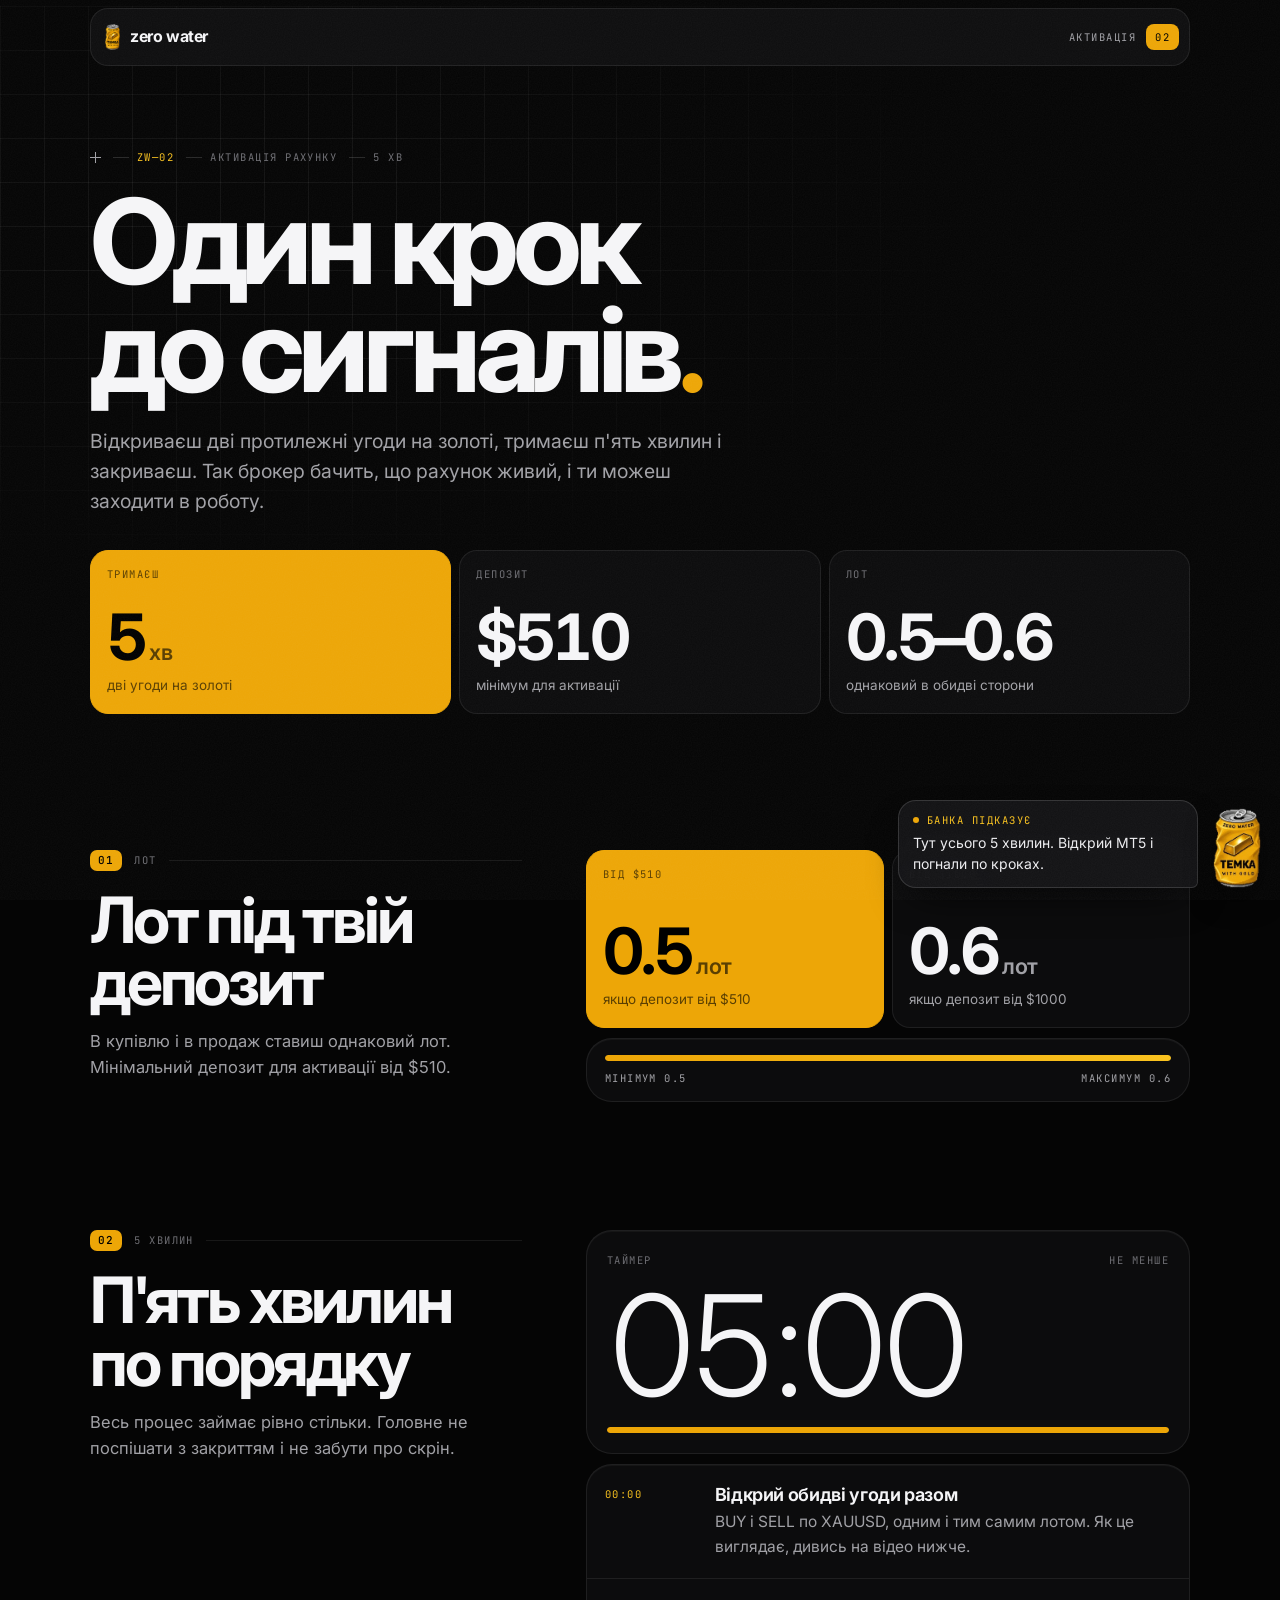
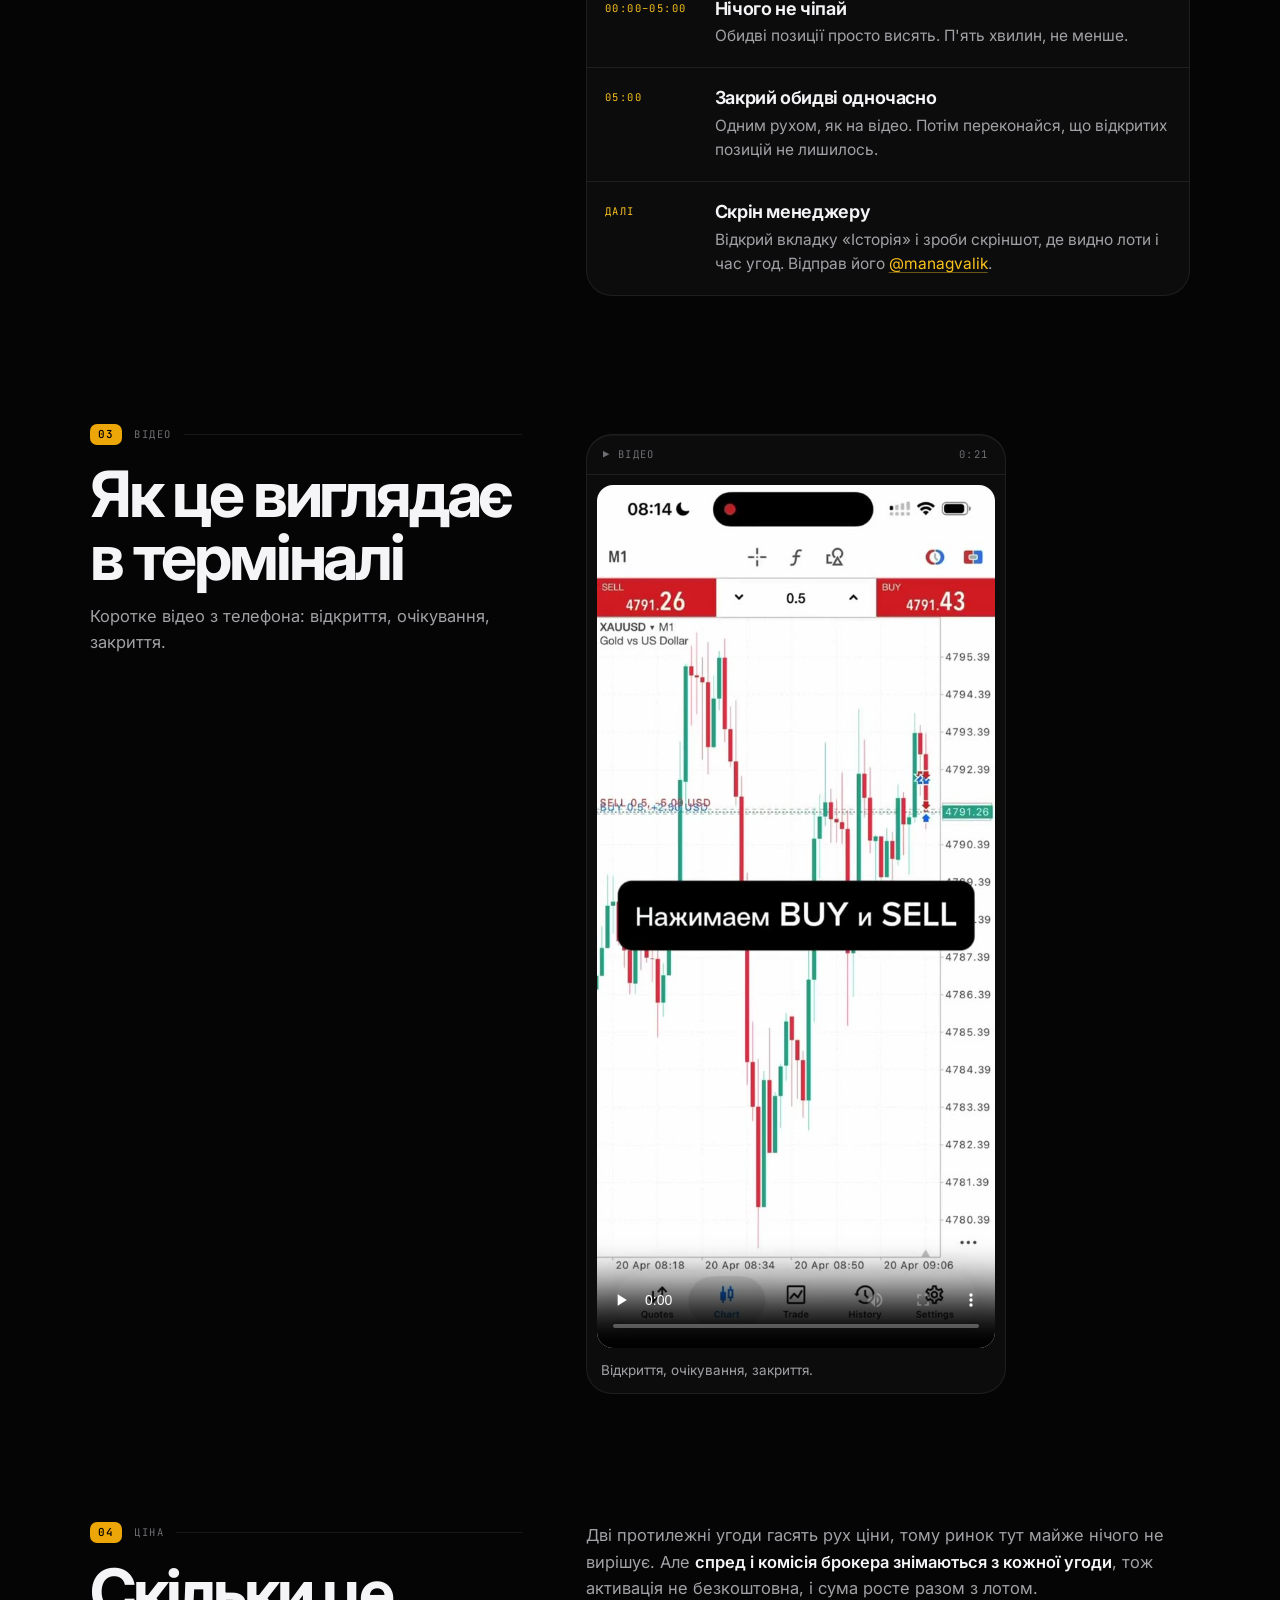
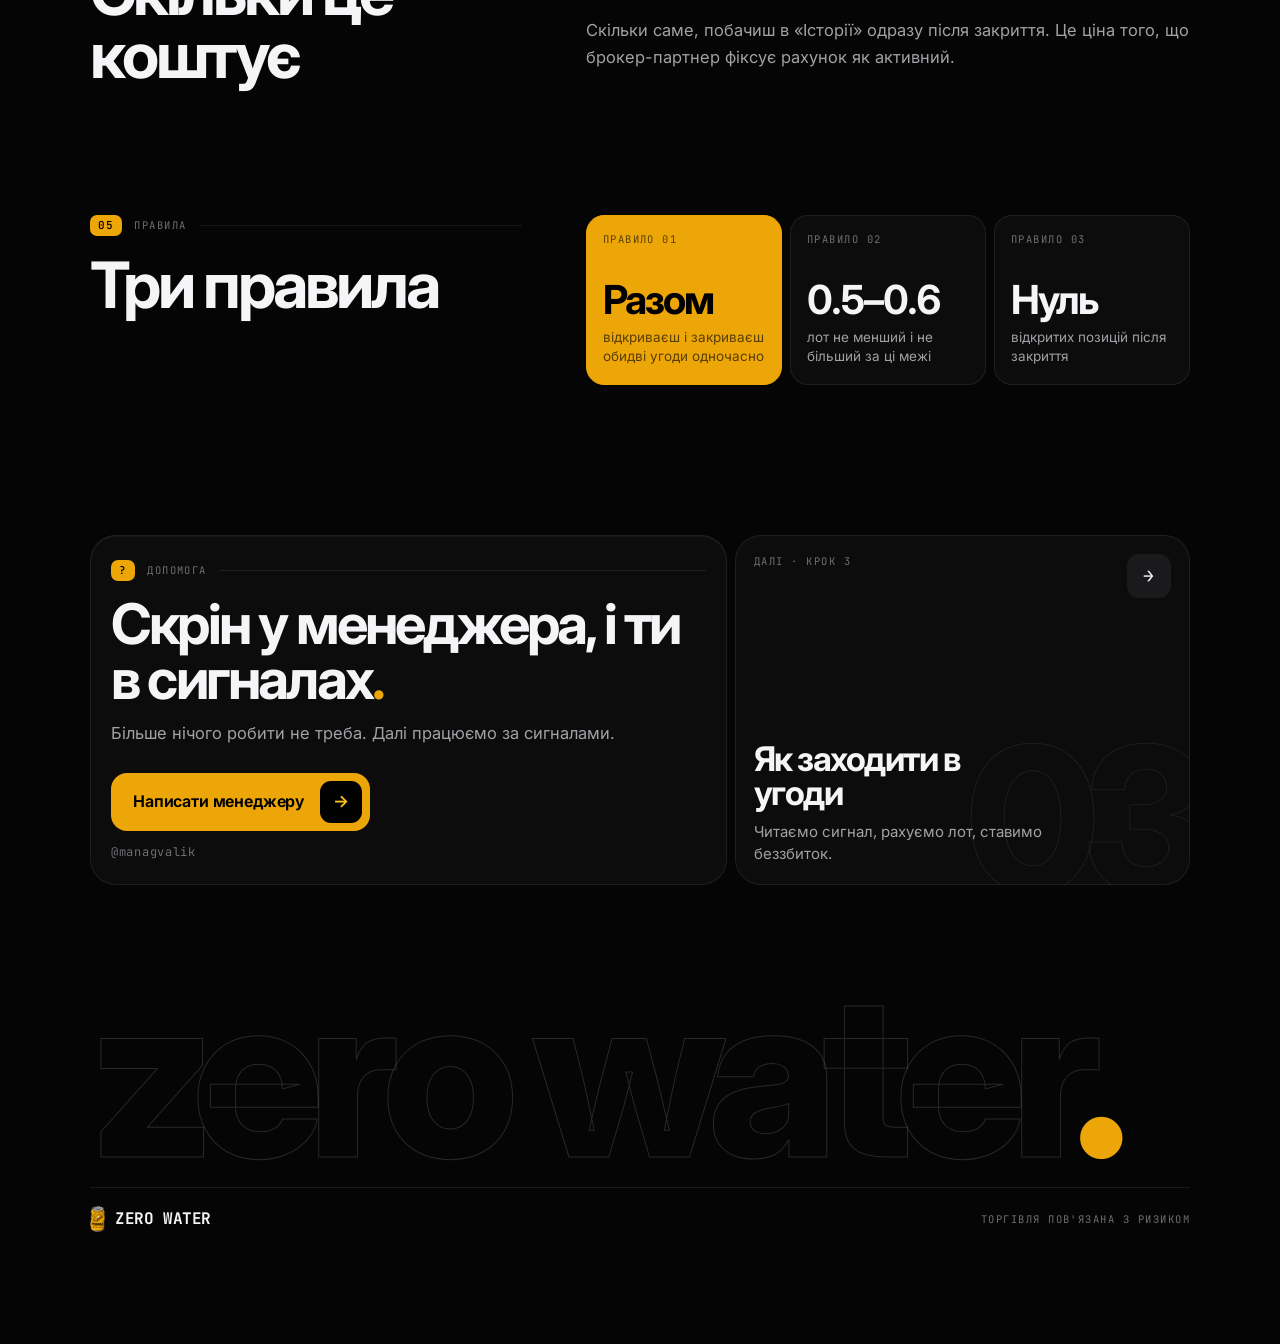
<file: activation/index.html>
<!DOCTYPE html>
<html lang="uk">
<head>
<meta charset="utf-8">
<meta name="viewport" content="width=device-width, initial-scale=1, viewport-fit=cover">
<meta name="theme-color" content="#050505">
<meta name="color-scheme" content="dark">
<title>Активація рахунку · Zero Water</title>
<meta name="description" content="Дві протилежні угоди на золоті, п'ять хвилин, скрін менеджеру. Лот під твій депозит і правила.">
<meta property="og:type" content="website">
<meta property="og:site_name" content="Zero Water">
<meta property="og:title" content="Активація рахунку">
<meta property="og:description" content="Дві протилежні угоди на золоті, п'ять хвилин, скрін менеджеру. Лот під твій депозит і правила.">
<meta property="og:image" content="https://valentaizer-fx.github.io/zero-water/og/activation.jpg">
<meta property="og:image:width" content="1200">
<meta property="og:image:height" content="630">
<meta name="twitter:card" content="summary_large_image">
<link rel="icon" type="image/png" href="../favicon.png">
<link rel="apple-touch-icon" href="../apple-touch-icon.png">
<link rel="preconnect" href="https://fonts.googleapis.com">
<link rel="preconnect" href="https://fonts.gstatic.com" crossorigin>
<link rel="stylesheet" href="https://fonts.googleapis.com/css2?family=Inter:opsz,wght@14..32,300..800&family=JetBrains+Mono:wght@400..600&display=swap">
<link rel="stylesheet" href="../assets/zw.css?v=5">
<script>document.documentElement.classList.add('js')</script>
<script src="../assets/zw.js?v=5" defer></script>
</head>
<body>
<div class="prog" aria-hidden="true"><i></i></div>
<header class="nav"><div class="wrap"><div class="bar">
  <a class="brand" href="../" aria-label="Zero Water, усі матеріали"><img src="../assets/can-icon.png" alt="" width="15" height="26"><b>zero water</b></a>
  <span class="m">активація<em>02</em></span>
</div></div></header>
<main>
<section class="hero" data-tip="Тут усього 5 хвилин. Відкрий MT5 і погнали по кроках."><div class="wrap">
  <div class="micro m fx"><span class="cross" aria-hidden="true"></span><span class="hot">ZW—02</span><span>активація рахунку</span><span>5 хв</span></div>
  <h1><span class="ln"><span>Один крок</span></span><span class="ln"><span>до сигналів<span class="y">.</span></span></span></h1>
  <p class="lead fx">Відкриваєш дві протилежні угоди на золоті, тримаєш п'ять хвилин і закриваєш. Так брокер бачить, що рахунок живий, і ти можеш заходити в роботу.</p>
  <div class="facts fx" style="--n:3"><div class="fact hot"><span class="m">тримаєш</span><div><b><span data-count="5">5</span><small>хв</small></b><span class="c">дві угоди на золоті</span></div></div><div class="fact"><span class="m">депозит</span><div><b><span data-count="510" data-pre="$">$510</span></b><span class="c">мінімум для активації</span></div></div><div class="fact wide"><span class="m">лот</span><div><b><span>0.5–0.6</span></b><span class="c">однаковий в обидві сторони</span></div></div></div>
</div></section>

<section class="sec" data-tip="Депозит від $510: став 0.5 лота. Від $1000: 0.6."><div class="wrap split">
  <div class="sec-h rv"><div class="sh-row m"><b>01</b><span>лот</span></div><h2>Лот під твій депозит</h2><p>В купівлю і в продаж ставиш однаковий лот. Мінімальний депозит для активації від $510.</p></div>
  <div class="sec-b">
    <div class="lots rv"><div class="fact hot"><span class="m">від $510</span><div><b><span data-count="0.5">0.5</span><small>лот</small></b><span class="c">якщо депозит від $510</span></div></div><div class="fact"><span class="m">від $1000</span><div><b><span data-count="0.6">0.6</span><small>лот</small></b><span class="c">якщо депозит від $1000</span></div></div></div>
    <div class="card range rv"><div class="bar"><i></i></div><div class="ends m"><span>мінімум 0.5</span><span>максимум 0.6</span></div></div>
  </div>
</div></section>
<section class="sec" data-tip="BUY і SELL відкриваєш разом, тримаєш 5 хвилин, закриваєш разом."><div class="wrap split">
  <div class="sec-h rv"><div class="sh-row m"><b>02</b><span>5 хвилин</span></div><h2>П'ять хвилин по порядку</h2><p>Весь процес займає рівно стільки. Головне не поспішати з закриттям і не забути про скрін.</p></div>
  <div class="sec-b">
    <div class="card timer rv"><div class="top m"><span>таймер</span><span>не менше</span></div><b>05:00</b><div class="bar"><i></i></div></div>
    <div class="card rv" style="margin-top:10px"><ol class="tl">
      <li><span class="t m">00:00</span><div><h3>Відкрий обидві угоди разом</h3><p>BUY і SELL по XAUUSD, одним і тим самим лотом. Як це виглядає, дивись на відео нижче.</p></div></li>
      <li><span class="t m">00:00–05:00</span><div><h3>Нічого не чіпай</h3><p>Обидві позиції просто висять. П'ять хвилин, не менше.</p></div></li>
      <li><span class="t m">05:00</span><div><h3>Закрий обидві одночасно</h3><p>Одним рухом, як на відео. Потім переконайся, що відкритих позицій не лишилось.</p></div></li>
      <li><span class="t m">далі</span><div><h3>Скрін менеджеру</h3><p>Відкрий вкладку «Історія» і зроби скріншот, де видно лоти і час угод. Відправ його <a class="inl" href="https://t.me/managvalik" target="_blank" rel="noopener">@managvalik</a>.</p></div></li>
    </ol></div>
  </div>
</div></section>
<section class="sec" data-tip="Глянь, як це виглядає: 21 секунда."><div class="wrap split">
  <div class="sec-h rv"><div class="sh-row m"><b>03</b><span>відео</span></div><h2>Як це виглядає в терміналі</h2><p>Коротке відео з телефона: відкриття, очікування, закриття.</p></div>
  <div class="sec-b">
    <figure class="card vid rv"><div class="card-h m"><span>▶ відео</span><span>0:21</span></div><div class="in"><video controls playsinline preload="none" poster="act-poster.jpg" width="720" height="1560"><source src="act.mp4" type="video/mp4">Твій браузер не тягне це відео. Онови його або відкрий сторінку в іншому.</video><figcaption style="padding:12px 4px 2px;font-size:13.5px;color:var(--soft)">Відкриття, очікування, закриття.</figcaption></div></figure>
  </div>
</div></section>
<section class="sec" data-tip="Спред і комісія знімуться. Це нормально, це і є ціна активації."><div class="wrap split">
  <div class="sec-h rv"><div class="sh-row m"><b>04</b><span>ціна</span></div><h2>Скільки це коштує</h2></div>
  <div class="sec-b">
    <p class="rv">Дві протилежні угоди гасять рух ціни, тому ринок тут майже нічого не вирішує. Але <b>спред і комісія брокера знімаються з кожної угоди</b>, тож активація не безкоштовна, і сума росте разом з лотом.</p>
    <p class="rv">Скільки саме, побачиш в «Історії» одразу після закриття. Це ціна того, що брокер-партнер фіксує рахунок як активний.</p>
  </div>
</div></section>
<section class="sec" data-tip="Після закриття має бути нуль відкритих позицій. Перевір."><div class="wrap split">
  <div class="sec-h rv"><div class="sh-row m"><b>05</b><span>правила</span></div><h2>Три правила</h2></div>
  <div class="sec-b">
    <div class="rules"><div class="fact hot rv"><span class="m">правило 01</span><div><b><span>Разом</span></b><span class="c">відкриваєш і закриваєш обидві угоди одночасно</span></div></div><div class="fact rv"><span class="m">правило 02</span><div><b><span>0.5–0.6</span></b><span class="c">лот не менший і не більший за ці межі</span></div></div><div class="fact rv"><span class="m">правило 03</span><div><b><span>Нуль</span></b><span class="c">відкритих позицій після закриття</span></div></div></div>
  </div>
</div></section>
<section class="end" data-tip="Скрін з «Історії» відправ менеджеру, і ти в сигналах."><div class="wrap"><div class="end-g">
  <div class="card cta rv"><div class="sh-row m"><b>?</b><span>допомога</span></div><h2>Скрін у менеджера, і ти в сигналах<span class="y">.</span></h2><p>Більше нічого робити не треба. Далі працюємо за сигналами.</p>
    <a class="btn" href="https://t.me/managvalik" target="_blank" rel="noopener">Написати менеджеру <span class="ar">→</span></a><span class="handle">@managvalik</span></div>
  <a class="tile rv" style="--d:1" href="../guide/"><div class="top m"><span>далі · крок 3</span><span class="ar">→</span></div><em class="big" aria-hidden="true">03</em><b>Як заходити в угоди</b><span class="d">Читаємо сигнал, рахуємо лот, ставимо беззбиток.</span></a>
</div></div></section>
</main>
<footer class="foot"><div class="wrap">
  <span class="word" aria-hidden="true">zero water<i>.</i></span>
  <div class="row m"><a class="brand" href="../"><img src="../assets/can-icon.png" alt="" width="12" height="20"><b>zero water</b></a><span>Торгівля пов'язана з ризиком</span></div>
</div></footer>
<div class="zg" role="status" aria-live="polite">
  <div class="zg-b"><span class="m">банка підказує</span><p class="zg-t">Тут усього 5 хвилин. Відкрий MT5 і погнали по кроках.</p></div>
  <button class="zg-c" type="button" aria-label="Сховати підказку"><img src="../assets/can-sm.webp" width="115" height="192" alt=""><i></i></button>
</div>
</body>
</html>
</file>
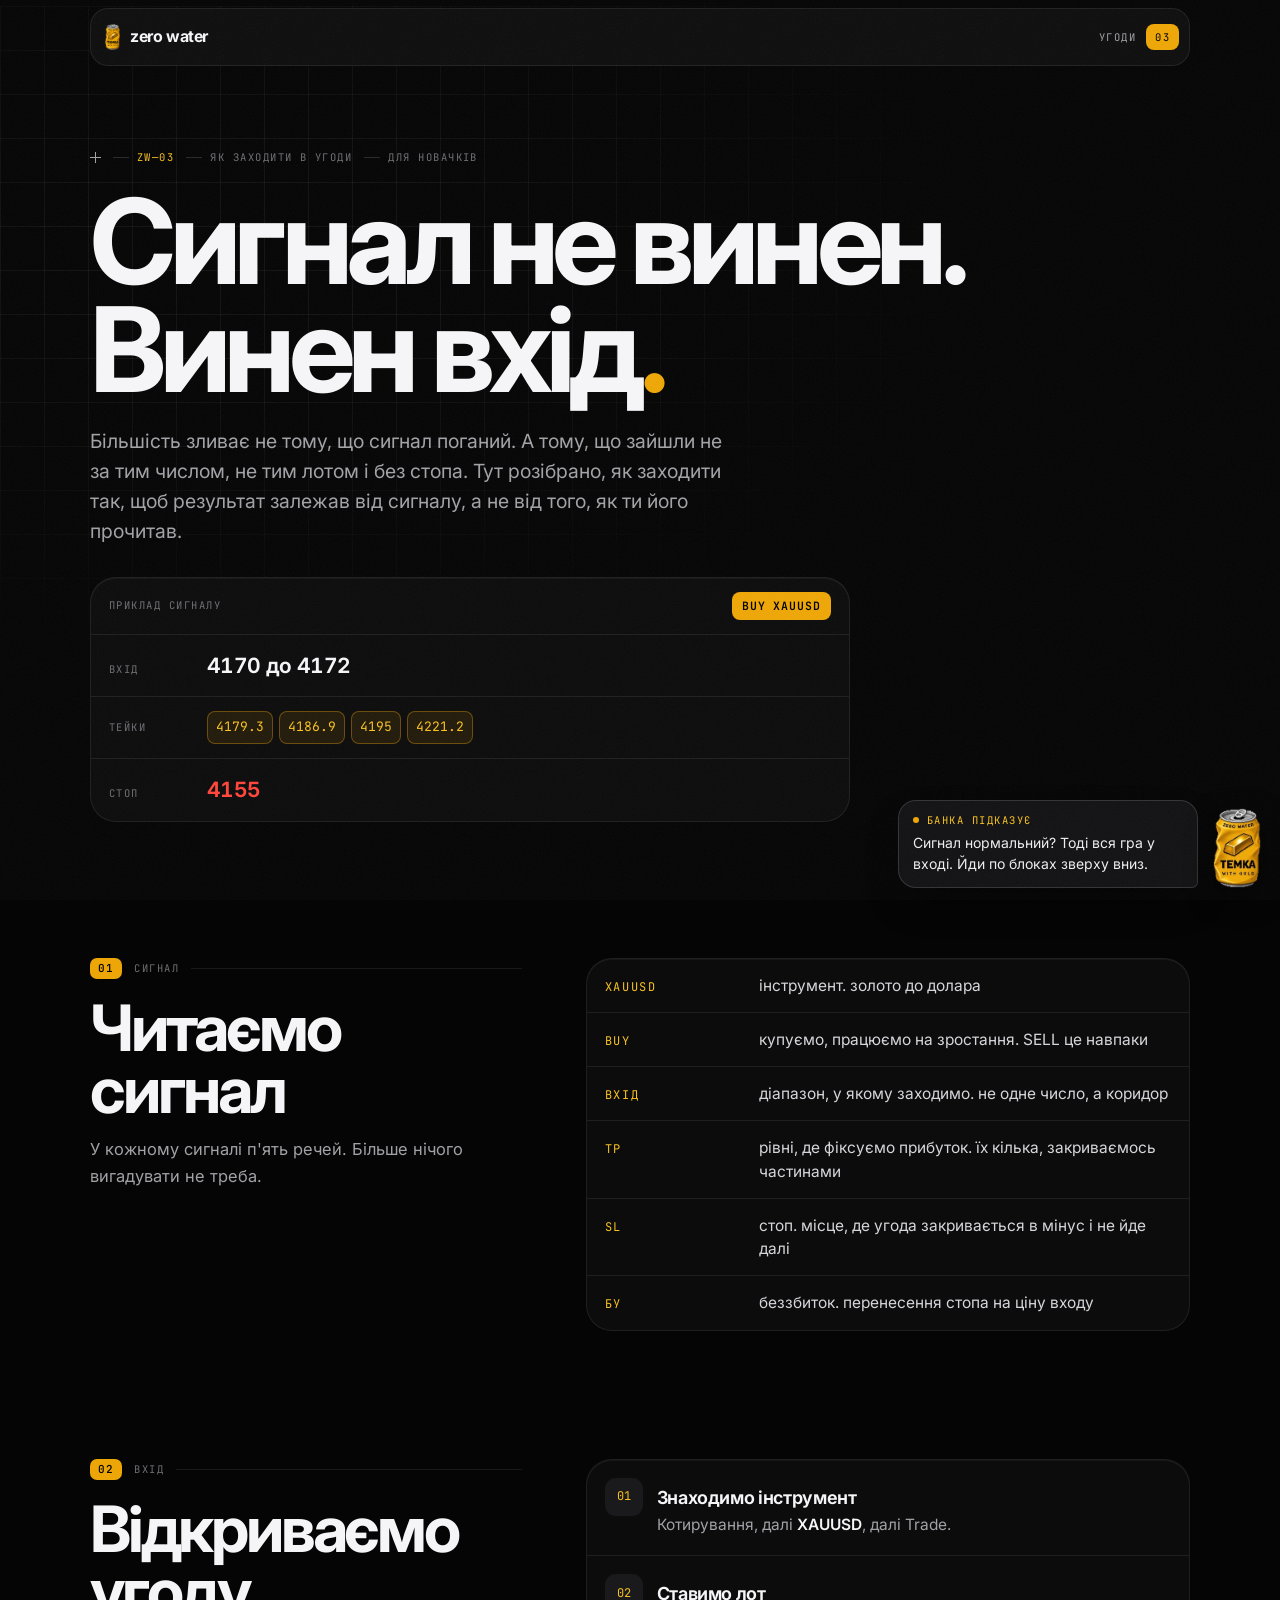
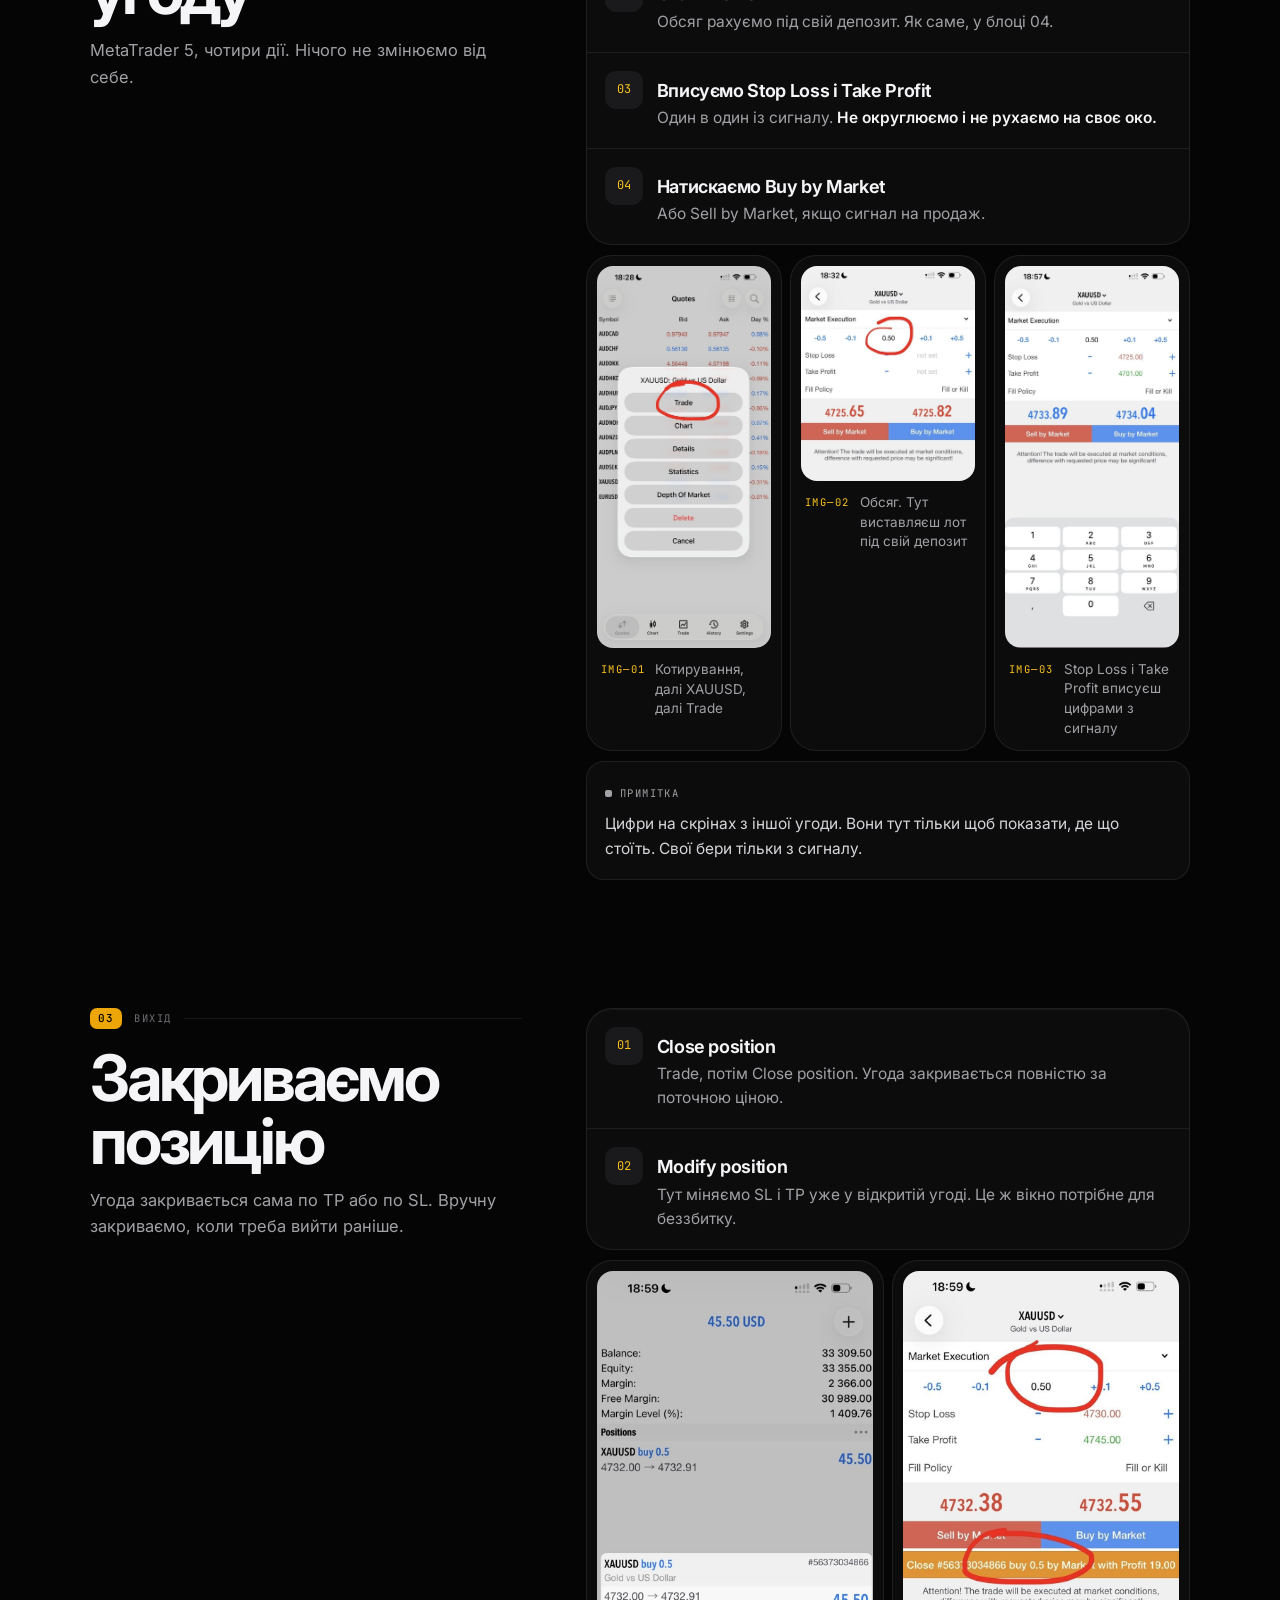
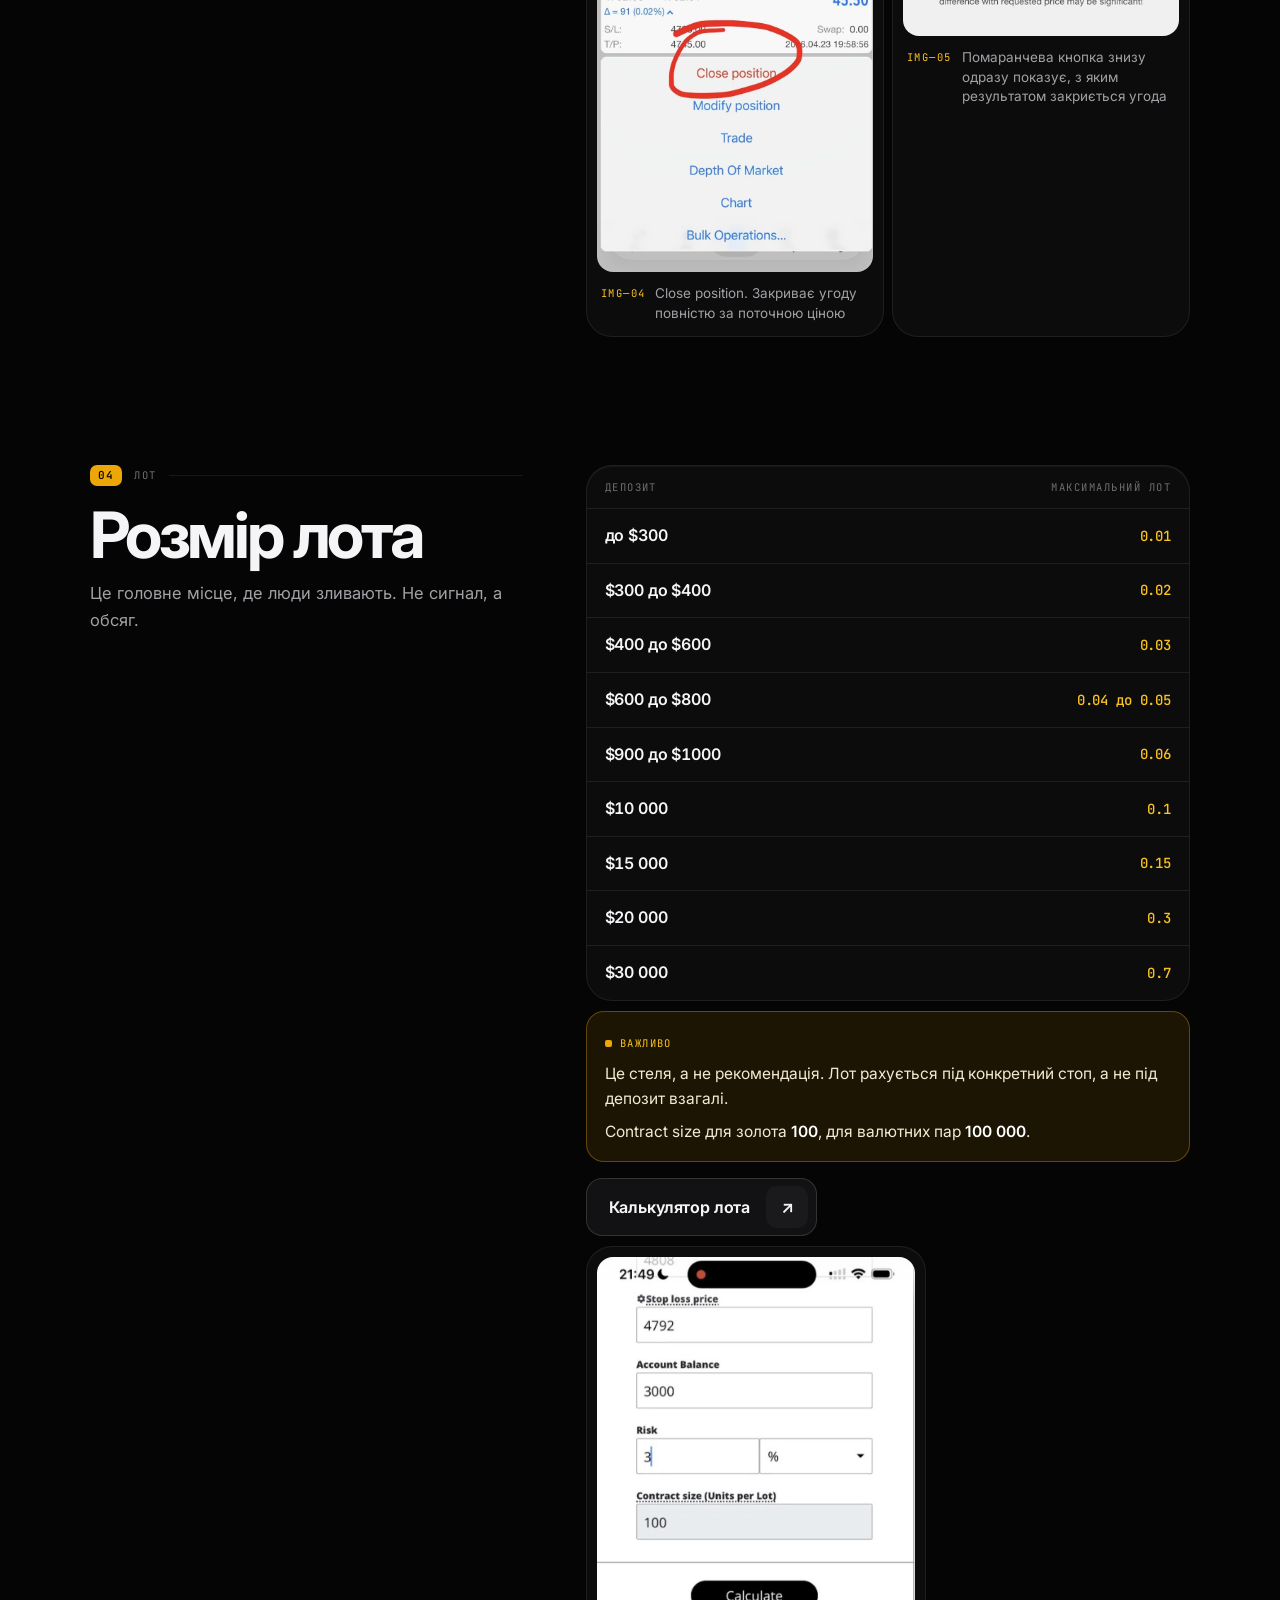
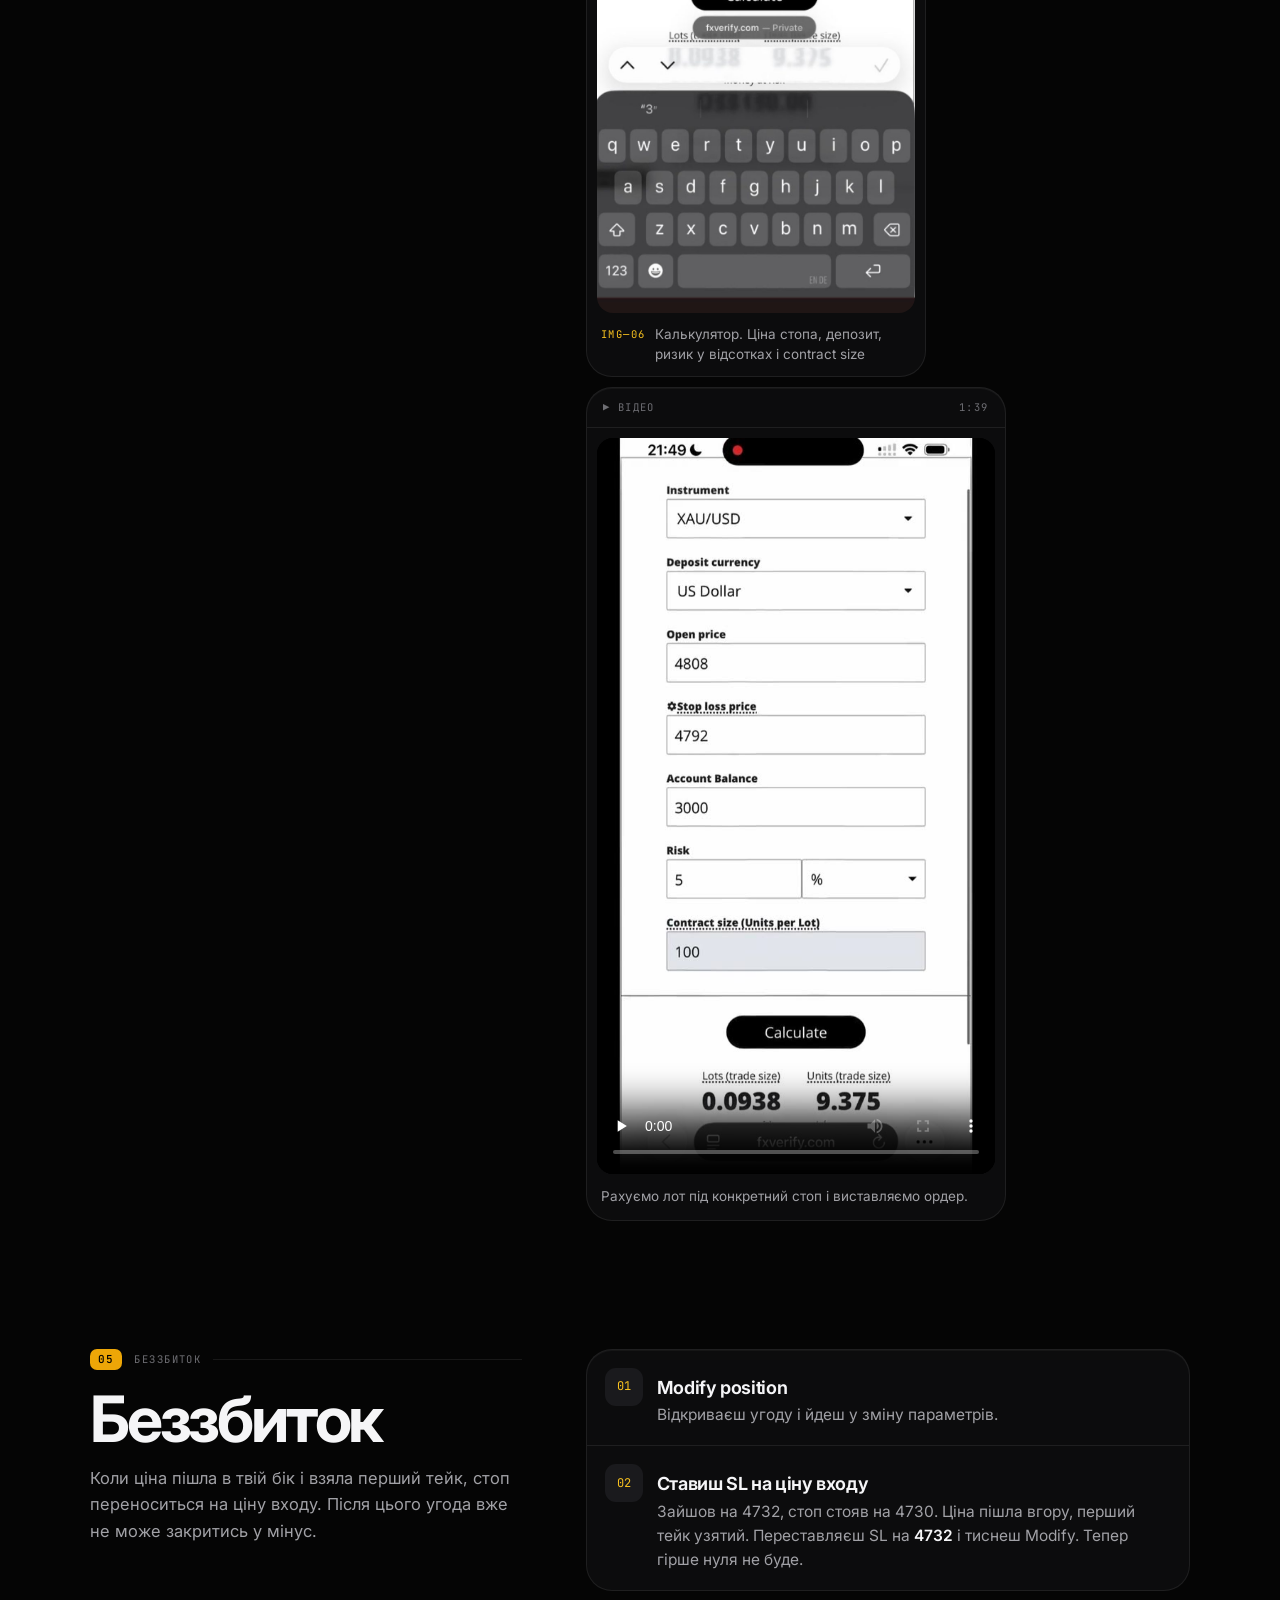
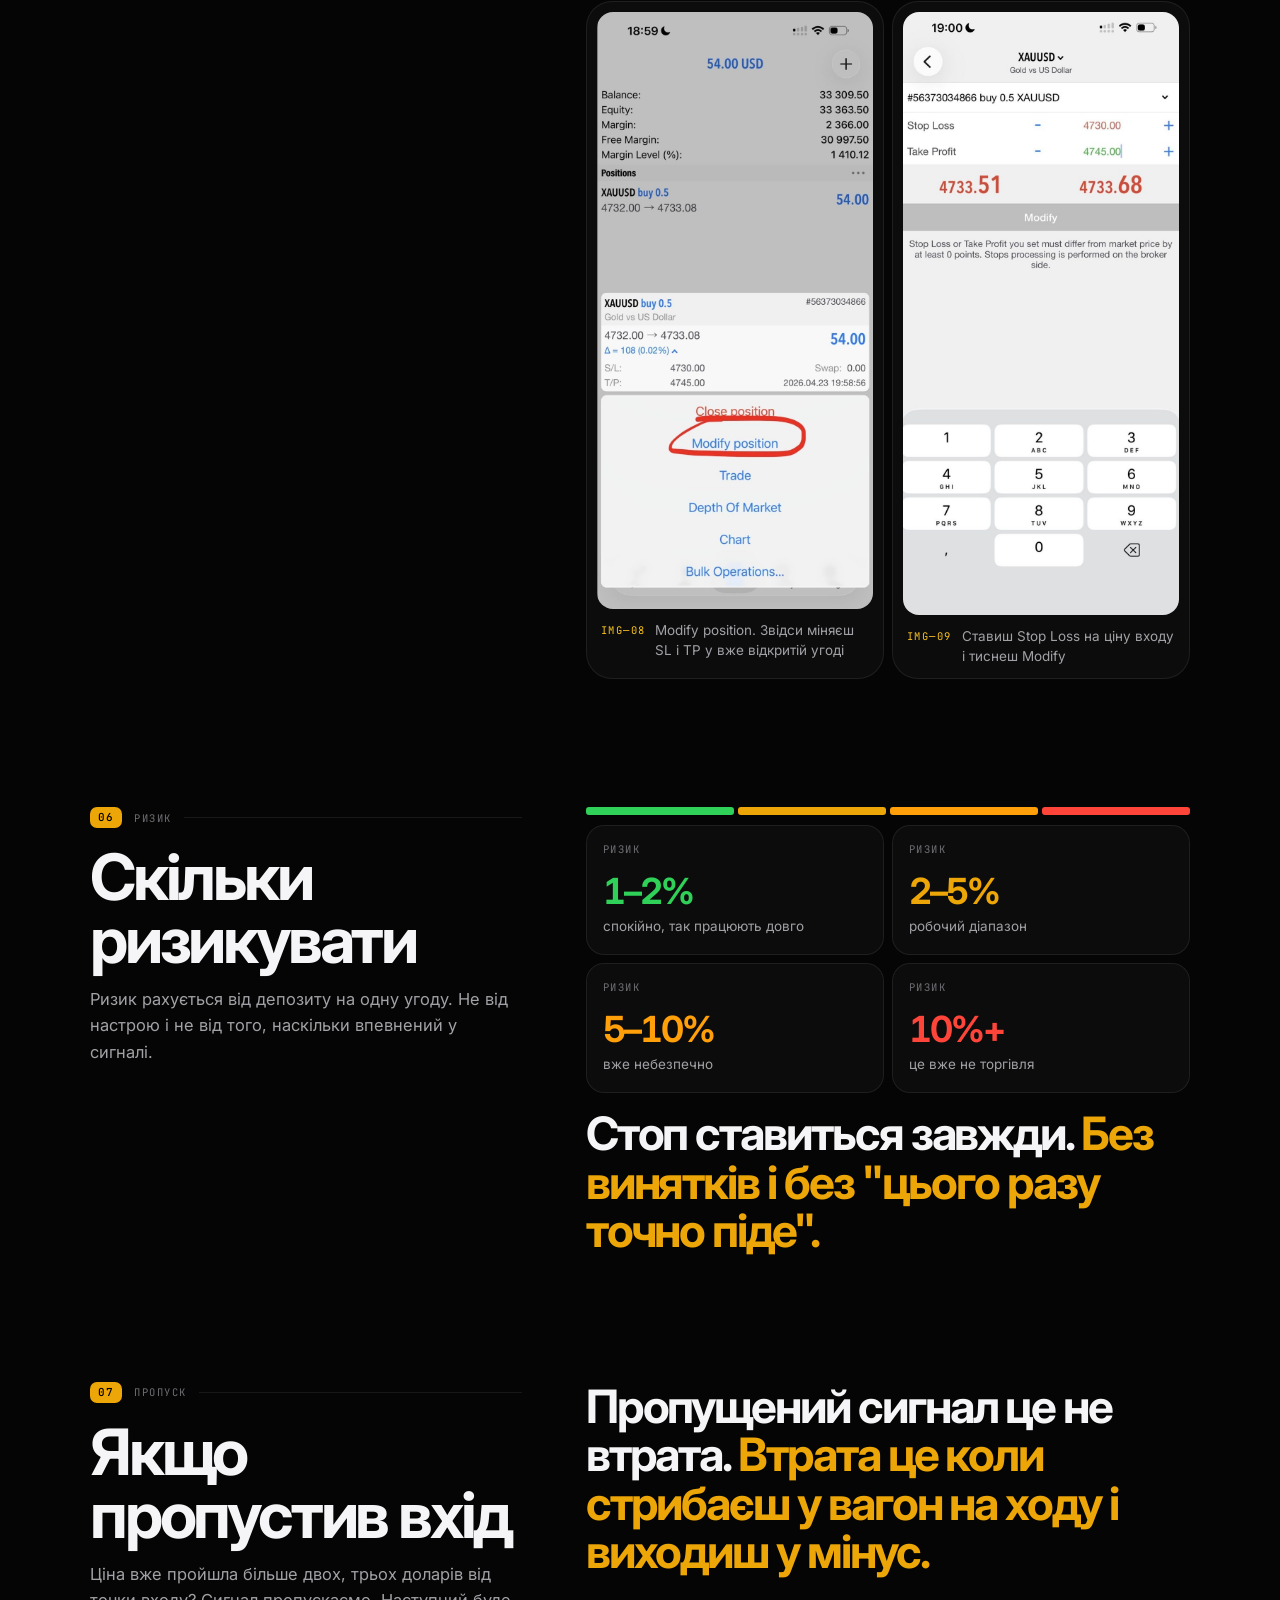
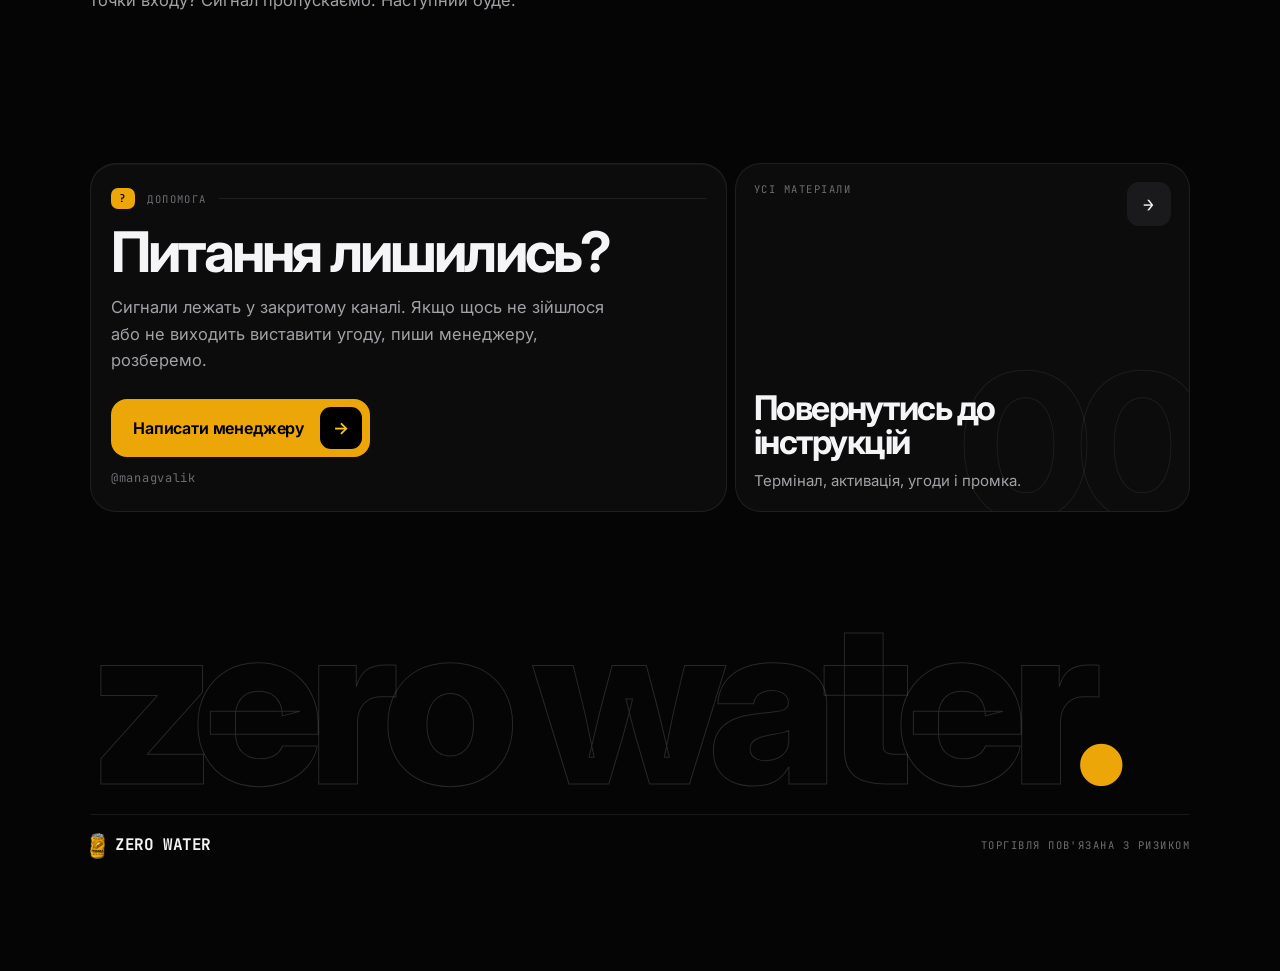
<file: guide/index.html>
<!DOCTYPE html>
<html lang="uk">
<head>
<meta charset="utf-8">
<meta name="viewport" content="width=device-width, initial-scale=1, viewport-fit=cover">
<meta name="theme-color" content="#050505">
<meta name="color-scheme" content="dark">
<title>Як заходити в угоди · Zero Water</title>
<meta name="description" content="Сигнал не винен, винен вхід. Як читати сигнал, рахувати лот, ставити стоп і беззбиток.">
<meta property="og:type" content="website">
<meta property="og:site_name" content="Zero Water">
<meta property="og:title" content="Як заходити в угоди">
<meta property="og:description" content="Сигнал не винен, винен вхід. Як читати сигнал, рахувати лот, ставити стоп і беззбиток.">
<meta property="og:image" content="https://valentaizer-fx.github.io/zero-water/og/guide.jpg">
<meta property="og:image:width" content="1200">
<meta property="og:image:height" content="630">
<meta name="twitter:card" content="summary_large_image">
<link rel="icon" type="image/png" href="../favicon.png">
<link rel="apple-touch-icon" href="../apple-touch-icon.png">
<link rel="preconnect" href="https://fonts.googleapis.com">
<link rel="preconnect" href="https://fonts.gstatic.com" crossorigin>
<link rel="stylesheet" href="https://fonts.googleapis.com/css2?family=Inter:opsz,wght@14..32,300..800&family=JetBrains+Mono:wght@400..600&display=swap">
<link rel="stylesheet" href="../assets/zw.css?v=5">
<script>document.documentElement.classList.add('js')</script>
<script src="../assets/zw.js?v=5" defer></script>
</head>
<body>
<div class="prog" aria-hidden="true"><i></i></div>
<header class="nav"><div class="wrap"><div class="bar">
  <a class="brand" href="../" aria-label="Zero Water, усі матеріали"><img src="../assets/can-icon.png" alt="" width="15" height="26"><b>zero water</b></a>
  <span class="m">угоди<em>03</em></span>
</div></div></header>
<main>
<section class="hero" data-tip="Сигнал нормальний? Тоді вся гра у вході. Йди по блоках зверху вниз."><div class="wrap">
  <div class="micro m fx"><span class="cross" aria-hidden="true"></span><span class="hot">ZW—03</span><span>як заходити в угоди</span><span>для новачків</span></div>
  <h1><span class="ln"><span>Сигнал не винен.</span></span><span class="ln"><span>Винен вхід<span class="y">.</span></span></span></h1>
  <p class="lead fx">Більшість зливає не тому, що сигнал поганий. А тому, що зайшли не за тим числом, не тим лотом і без стопа. Тут розібрано, як заходити так, щоб результат залежав від сигналу, а не від того, як ти його прочитав.</p>
  <div class="card sig fx"><div class="card-h m"><span>приклад сигналу</span><b>BUY XAUUSD</b></div>
    <div class="rows"><div><span class="m">Вхід</span><span class="v">4170 до 4172</span></div>
    <div><span class="m">Тейки</span><span class="tps"><span>4179.3</span><span>4186.9</span><span>4195</span><span>4221.2</span></span></div>
    <div><span class="m">Стоп</span><span class="v sl">4155</span></div></div></div>
</div></section>

<section class="sec" data-tip="У сигналі п’ять речей: інструмент, напрям, вхід, TP і SL. Більше нічого."><div class="wrap split">
  <div class="sec-h rv"><div class="sh-row m"><b>01</b><span>сигнал</span></div><h2>Читаємо сигнал</h2><p>У кожному сигналі п'ять речей. Більше нічого вигадувати не треба.</p></div>
  <div class="sec-b">
    <div class="card params rv"><div class="row"><span class="m">XAUUSD</span><span>інструмент. золото до долара</span></div><div class="row"><span class="m">BUY</span><span>купуємо, працюємо на зростання. SELL це навпаки</span></div><div class="row"><span class="m">Вхід</span><span>діапазон, у якому заходимо. не одне число, а коридор</span></div><div class="row"><span class="m">TP</span><span>рівні, де фіксуємо прибуток. їх кілька, закриваємось частинами</span></div><div class="row"><span class="m">SL</span><span>стоп. місце, де угода закривається в мінус і не йде далі</span></div><div class="row"><span class="m">БУ</span><span>беззбиток. перенесення стопа на ціну входу</span></div></div>
  </div>
</div></section>
<section class="sec" data-tip="SL і TP переписуй з сигналу один в один. Не округлюй."><div class="wrap split">
  <div class="sec-h rv"><div class="sh-row m"><b>02</b><span>вхід</span></div><h2>Відкриваємо угоду</h2><p>MetaTrader 5, чотири дії. Нічого не змінюємо від себе.</p></div>
  <div class="sec-b">
    <div class="card rv"><ol class="steps">
        <li><span class="k">01</span><div><h3>Знаходимо інструмент</h3><p>Котирування, далі <b>XAUUSD</b>, далі Trade.</p></div></li>
        <li><span class="k">02</span><div><h3>Ставимо лот</h3><p>Обсяг рахуємо під свій депозит. Як саме, у блоці 04.</p></div></li>
        <li><span class="k">03</span><div><h3>Вписуємо Stop Loss і Take Profit</h3><p>Один в один із сигналу. <b>Не округлюємо і не рухаємо на своє око.</b></p></div></li>
        <li><span class="k">04</span><div><h3>Натискаємо Buy by Market</h3><p>Або Sell by Market, якщо сигнал на продаж.</p></div></li>
    </ol></div>
    <div class="shots rv" style="--cols:3"><figure class="shot"><img src="img/01.jpg" width="780" height="1710" alt="Котирування, далі XAUUSD, далі Trade" loading="lazy" decoding="async"><figcaption><span class="m">IMG—01</span><span>Котирування, далі XAUUSD, далі Trade</span></figcaption></figure><figure class="shot"><img src="img/02.jpg" width="780" height="963" alt="Обсяг. Тут виставляєш лот під свій депозит" loading="lazy" decoding="async"><figcaption><span class="m">IMG—02</span><span>Обсяг. Тут виставляєш лот під свій депозит</span></figcaption></figure><figure class="shot"><img src="img/03.jpg" width="780" height="1709" alt="Stop Loss і Take Profit вписуєш цифрами з сигналу" loading="lazy" decoding="async"><figcaption><span class="m">IMG—03</span><span>Stop Loss і Take Profit вписуєш цифрами з сигналу</span></figcaption></figure></div>
    <div class="track" aria-hidden="true"><i></i></div>
    <div class="note rv"><span class="m">Примітка</span><p>Цифри на скрінах з іншої угоди. Вони тут тільки щоб показати, де що стоїть. Свої бери тільки з сигналу.</p></div>
  </div>
</div></section>
<section class="sec" data-tip="Вийти раніше: Close position. Змінити SL або TP: Modify position."><div class="wrap split">
  <div class="sec-h rv"><div class="sh-row m"><b>03</b><span>вихід</span></div><h2>Закриваємо позицію</h2><p>Угода закривається сама по TP або по SL. Вручну закриваємо, коли треба вийти раніше.</p></div>
  <div class="sec-b">
    <div class="card rv"><ol class="steps">
        <li><span class="k">01</span><div><h3>Close position</h3><p>Trade, потім Close position. Угода закривається повністю за поточною ціною.</p></div></li>
        <li><span class="k">02</span><div><h3>Modify position</h3><p>Тут міняємо SL і TP уже у відкритій угоді. Це ж вікно потрібне для беззбитку.</p></div></li>
    </ol></div>
    <div class="shots rv" style="--cols:2"><figure class="shot"><img src="img/04.jpg" width="780" height="1699" alt="Close position. Закриває угоду повністю за поточною ціною" loading="lazy" decoding="async"><figcaption><span class="m">IMG—04</span><span>Close position. Закриває угоду повністю за поточною ціною</span></figcaption></figure><figure class="shot"><img src="img/05.jpg" width="780" height="1032" alt="Помаранчева кнопка знизу одразу показує, з яким результатом закриється угода" loading="lazy" decoding="async"><figcaption><span class="m">IMG—05</span><span>Помаранчева кнопка знизу одразу показує, з яким результатом закриється угода</span></figcaption></figure></div>
    <div class="track" aria-hidden="true"><i></i></div>
  </div>
</div></section>
<section class="sec" data-tip="Лот: головне місце, де зливають. Рахуй його під стоп у калькуляторі."><div class="wrap split">
  <div class="sec-h rv"><div class="sh-row m"><b>04</b><span>лот</span></div><h2>Розмір лота</h2><p>Це головне місце, де люди зливають. Не сигнал, а обсяг.</p></div>
  <div class="sec-b">
    <div class="card rv"><table class="tbl"><thead><tr><th class="m">Депозит</th><th class="m">Максимальний лот</th></tr></thead><tbody>
      <tr><td>до $300</td><td>0.01</td></tr><tr><td>$300 до $400</td><td>0.02</td></tr><tr><td>$400 до $600</td><td>0.03</td></tr>
      <tr><td>$600 до $800</td><td>0.04 до 0.05</td></tr><tr><td>$900 до $1000</td><td>0.06</td></tr><tr><td>$10 000</td><td>0.1</td></tr>
      <tr><td>$15 000</td><td>0.15</td></tr><tr><td>$20 000</td><td>0.3</td></tr><tr><td>$30 000</td><td>0.7</td></tr>
    </tbody></table></div>
    <div class="note rv hot"><span class="m">Важливо</span><p>Це стеля, а не рекомендація. Лот рахується під конкретний стоп, а не під депозит взагалі.</p><p>Contract size для золота <b>100</b>, для валютних пар <b>100 000</b>.</p></div>
    <p class="rv" style="margin-top:16px"><a class="btn ghost" href="https://www.fxverify.com/ua/tools/position-size-calculator" target="_blank" rel="noopener">Калькулятор лота <span class="ar">↗</span></a></p>
    <div class="shots rv one"><figure class="shot"><img src="img/06.jpg" width="780" height="1609" alt="Калькулятор. Ціна стопа, депозит, ризик у відсотках і contract size" loading="lazy" decoding="async"><figcaption><span class="m">IMG—06</span><span>Калькулятор. Ціна стопа, депозит, ризик у відсотках і contract size</span></figcaption></figure></div>
    <figure class="card vid rv"><div class="card-h m"><span>▶ відео</span><span>1:39</span></div><div class="in"><video controls playsinline preload="none" poster="img/lot-poster.jpg" width="720" height="1332"><source src="lot.mp4" type="video/mp4">Твій браузер не тягне це відео. Онови його або відкрий сторінку в іншому.</video><figcaption style="padding:12px 4px 2px;font-size:13.5px;color:var(--soft)">Рахуємо лот під конкретний стоп і виставляємо ордер.</figcaption></div></figure>
  </div>
</div></section>
<section class="sec" data-tip="Взяв перший тейк: переставляй стоп на вхід. Мінуса вже не буде."><div class="wrap split">
  <div class="sec-h rv"><div class="sh-row m"><b>05</b><span>беззбиток</span></div><h2>Беззбиток</h2><p>Коли ціна пішла в твій бік і взяла перший тейк, стоп переноситься на ціну входу. Після цього угода вже не може закритись у мінус.</p></div>
  <div class="sec-b">
    <div class="card rv"><ol class="steps">
        <li><span class="k">01</span><div><h3>Modify position</h3><p>Відкриваєш угоду і йдеш у зміну параметрів.</p></div></li>
        <li><span class="k">02</span><div><h3>Ставиш SL на ціну входу</h3><p>Зайшов на 4732, стоп стояв на 4730. Ціна пішла вгору, перший тейк узятий. Переставляєш SL на <b>4732</b> і тиснеш Modify. Тепер гірше нуля не буде.</p></div></li>
    </ol></div>
    <div class="shots rv" style="--cols:2"><figure class="shot"><img src="img/08.jpg" width="780" height="1687" alt="Modify position. Звідси міняєш SL і TP у вже відкритій угоді" loading="lazy" decoding="async"><figcaption><span class="m">IMG—08</span><span>Modify position. Звідси міняєш SL і TP у вже відкритій угоді</span></figcaption></figure><figure class="shot"><img src="img/09.jpg" width="780" height="1704" alt="Ставиш Stop Loss на ціну входу і тиснеш Modify" loading="lazy" decoding="async"><figcaption><span class="m">IMG—09</span><span>Ставиш Stop Loss на ціну входу і тиснеш Modify</span></figcaption></figure></div>
    <div class="track" aria-hidden="true"><i></i></div>
  </div>
</div></section>
<section class="sec" data-tip="Ризик 1–5% на угоду. Без стопа не заходь узагалі."><div class="wrap split">
  <div class="sec-h rv"><div class="sh-row m"><b>06</b><span>ризик</span></div><h2>Скільки ризикувати</h2><p>Ризик рахується від депозиту на одну угоду. Не від настрою і не від того, наскільки впевнений у сигналі.</p></div>
  <div class="sec-b">
    <div class="meter rv" aria-hidden="true"><i></i><i></i><i></i><i></i></div>
    <div class="risk rv"><div class="fact"><span class="m">ризик</span><div><b class="up">1–2%</b><span class="c">спокійно, так працюють довго</span></div></div><div class="fact"><span class="m">ризик</span><div><b class="y">2–5%</b><span class="c">робочий діапазон</span></div></div><div class="fact"><span class="m">ризик</span><div><b style="color:var(--orange)">5–10%</b><span class="c">вже небезпечно</span></div></div><div class="fact"><span class="m">ризик</span><div><b class="down">10%+</b><span class="c">це вже не торгівля</span></div></div></div>
    <p class="quote rv">Стоп ставиться завжди. <span class="y">Без винятків і без "цього разу точно піде".</span></p>
  </div>
</div></section>
<section class="sec" data-tip="Ціна втекла на 2–3 долари від входу? Пропускай, наступний сигнал буде."><div class="wrap split">
  <div class="sec-h rv"><div class="sh-row m"><b>07</b><span>пропуск</span></div><h2>Якщо пропустив вхід</h2><p>Ціна вже пройшла більше двох, трьох доларів від точки входу? Сигнал пропускаємо. Наступний буде.</p></div>
  <div class="sec-b">
    <p class="quote rv" style="margin-top:0">Пропущений сигнал це не втрата. <span class="y">Втрата це коли стрибаєш у вагон на ходу і виходиш у мінус.</span></p>
  </div>
</div></section>
<section class="end" data-tip="Щось не так з угодою: пиши менеджеру, розберемо."><div class="wrap"><div class="end-g">
  <div class="card cta rv"><div class="sh-row m"><b>?</b><span>допомога</span></div><h2>Питання лишились?</h2><p>Сигнали лежать у закритому каналі. Якщо щось не зійшлося або не виходить виставити угоду, пиши менеджеру, розберемо.</p>
    <a class="btn" href="https://t.me/managvalik" target="_blank" rel="noopener">Написати менеджеру <span class="ar">→</span></a><span class="handle">@managvalik</span></div>
  <a class="tile rv" style="--d:1" href="../"><div class="top m"><span>усі матеріали</span><span class="ar">→</span></div><em class="big" aria-hidden="true">00</em><b>Повернутись до інструкцій</b><span class="d">Термінал, активація, угоди і промка.</span></a>
</div></div></section>
</main>
<footer class="foot"><div class="wrap">
  <span class="word" aria-hidden="true">zero water<i>.</i></span>
  <div class="row m"><a class="brand" href="../"><img src="../assets/can-icon.png" alt="" width="12" height="20"><b>zero water</b></a><span>Торгівля пов'язана з ризиком</span></div>
</div></footer>
<div class="zg" role="status" aria-live="polite">
  <div class="zg-b"><span class="m">банка підказує</span><p class="zg-t">Сигнал нормальний? Тоді вся гра у вході. Йди по блоках зверху вниз.</p></div>
  <button class="zg-c" type="button" aria-label="Сховати підказку"><img src="../assets/can-sm.webp" width="115" height="192" alt=""><i></i></button>
</div>
</body>
</html>
</file>
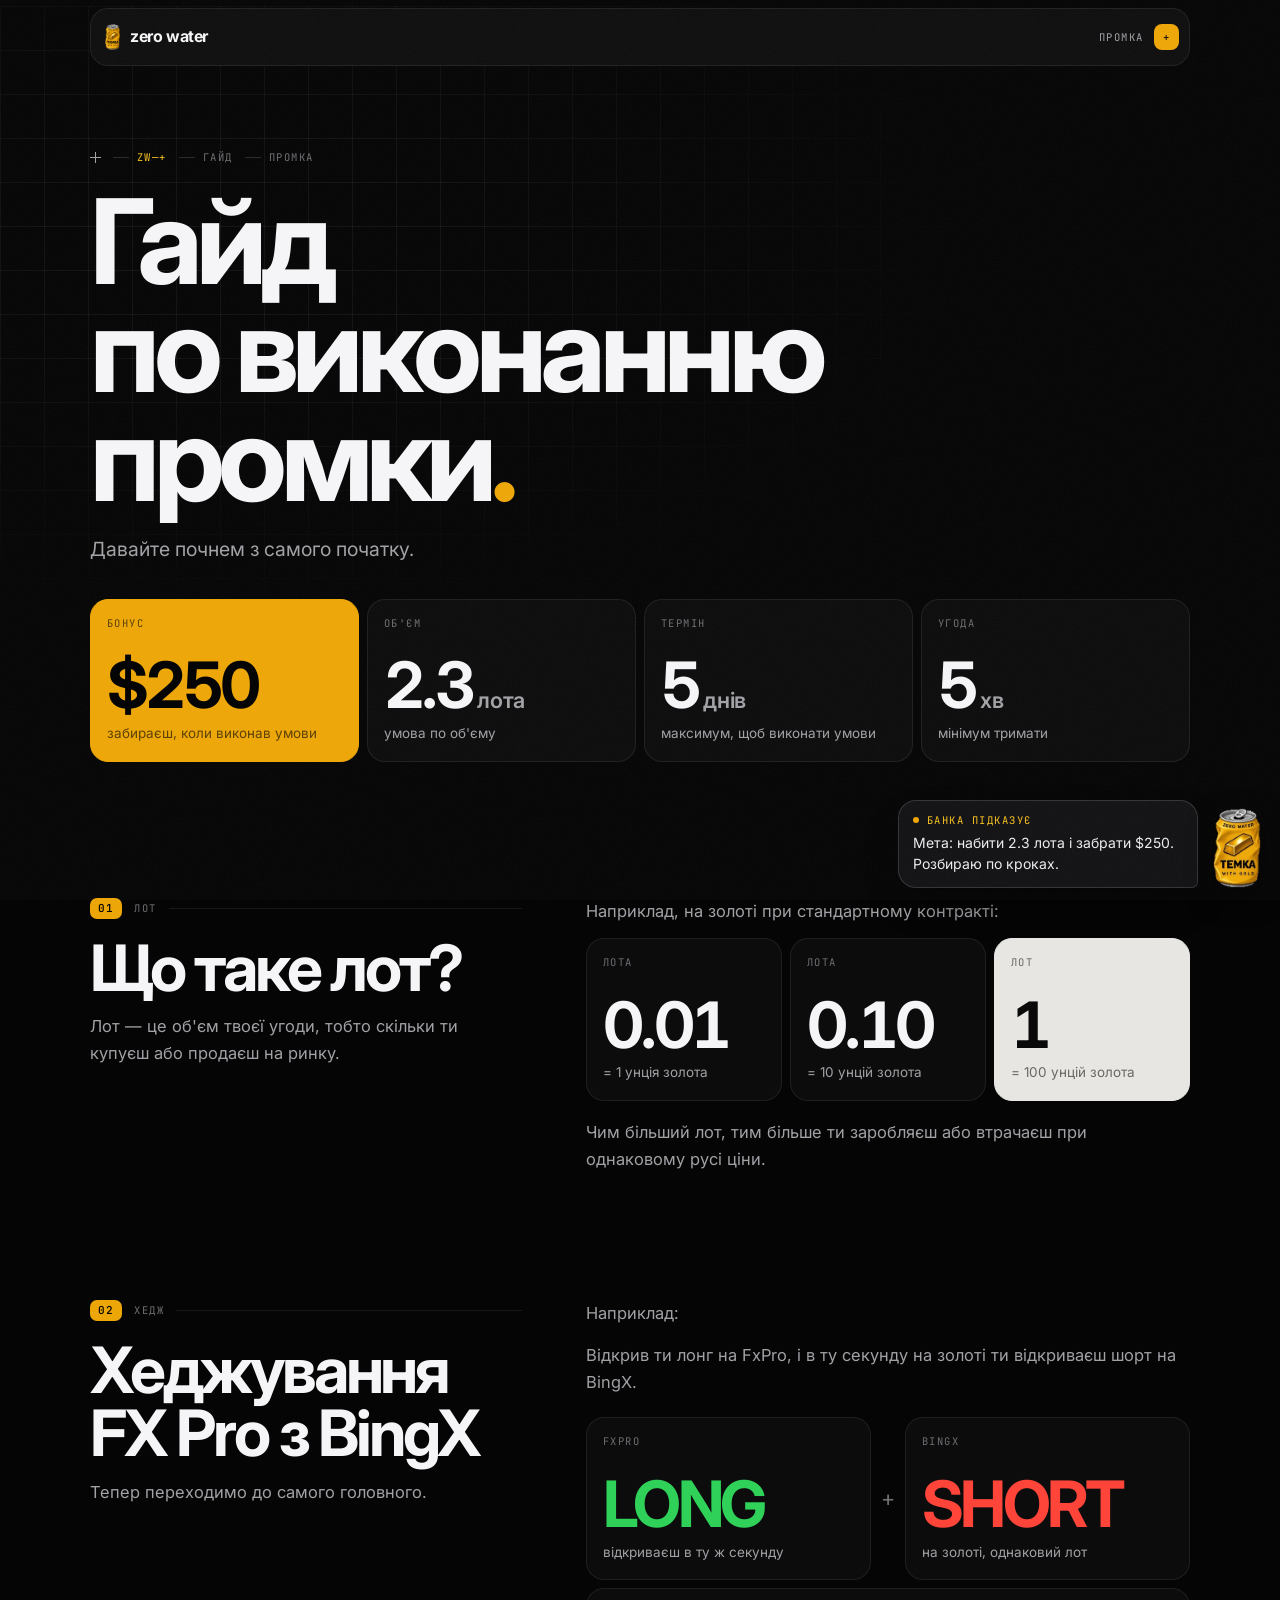
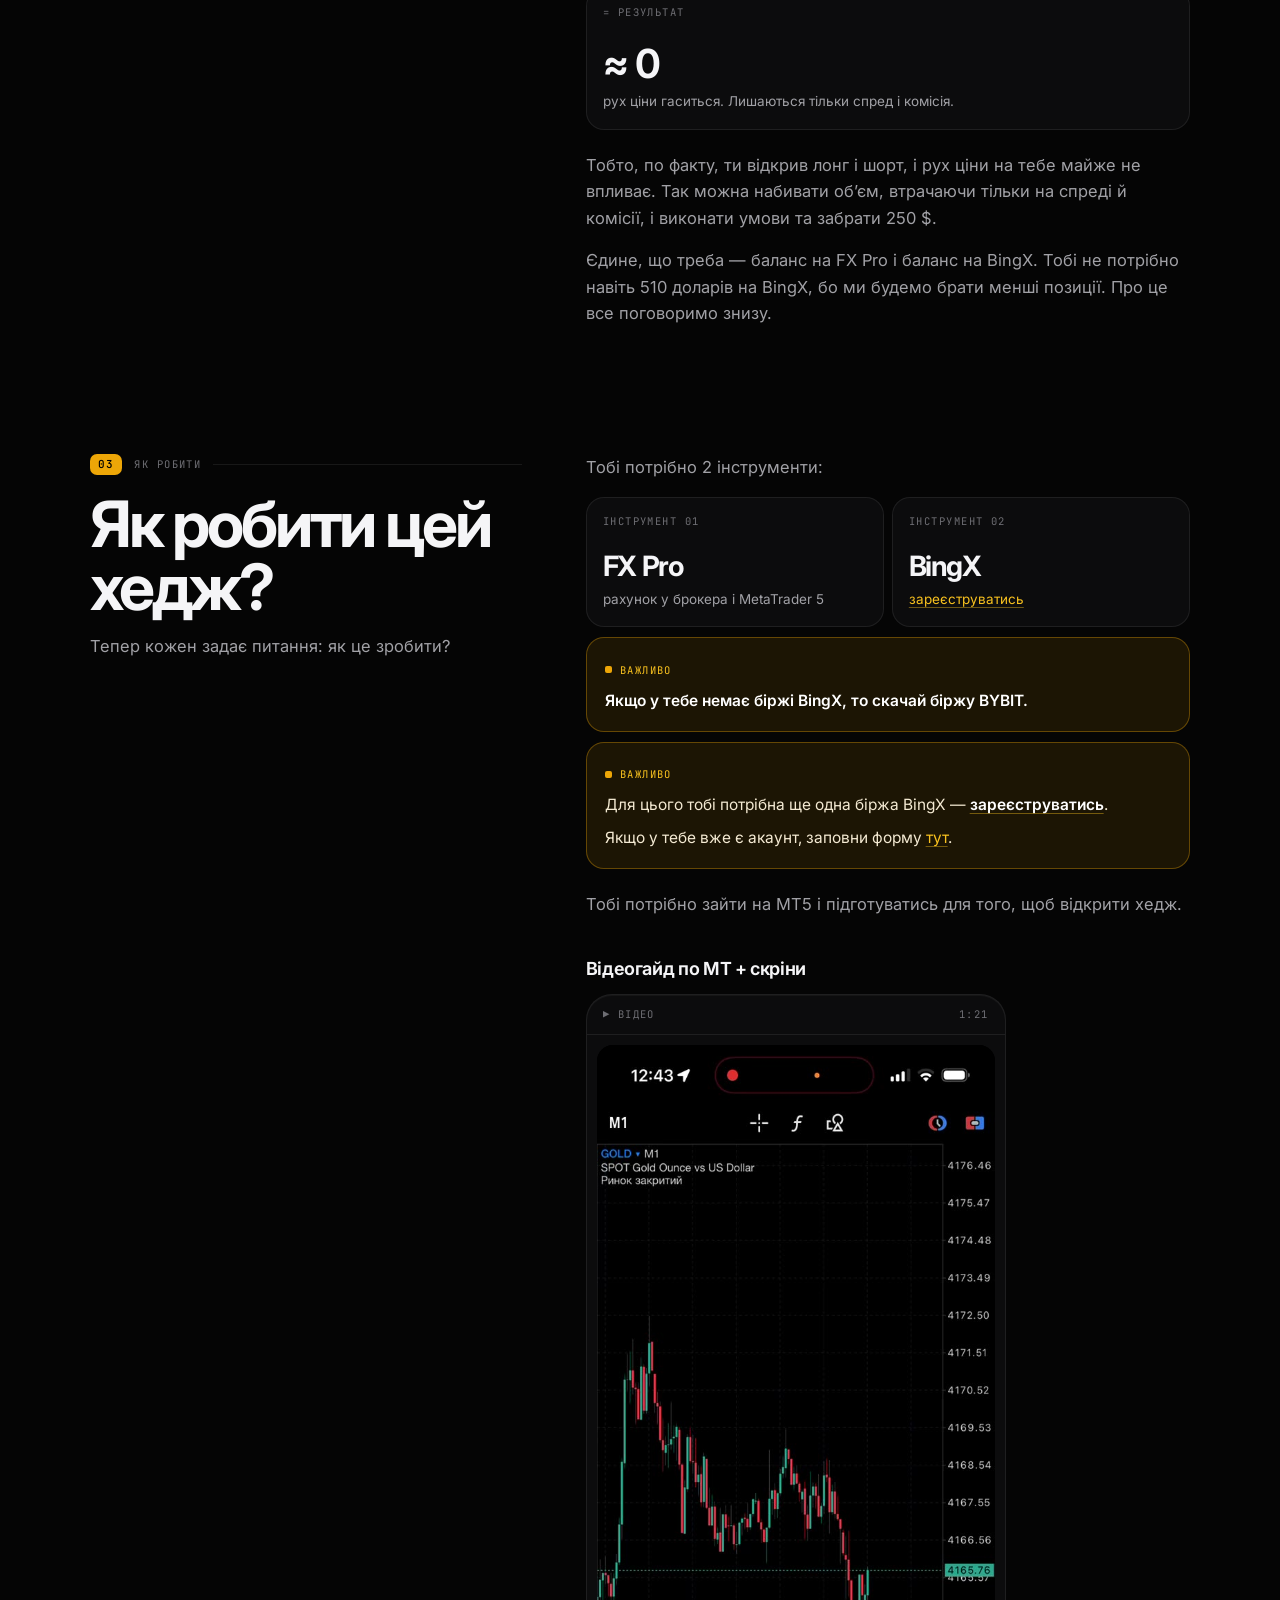
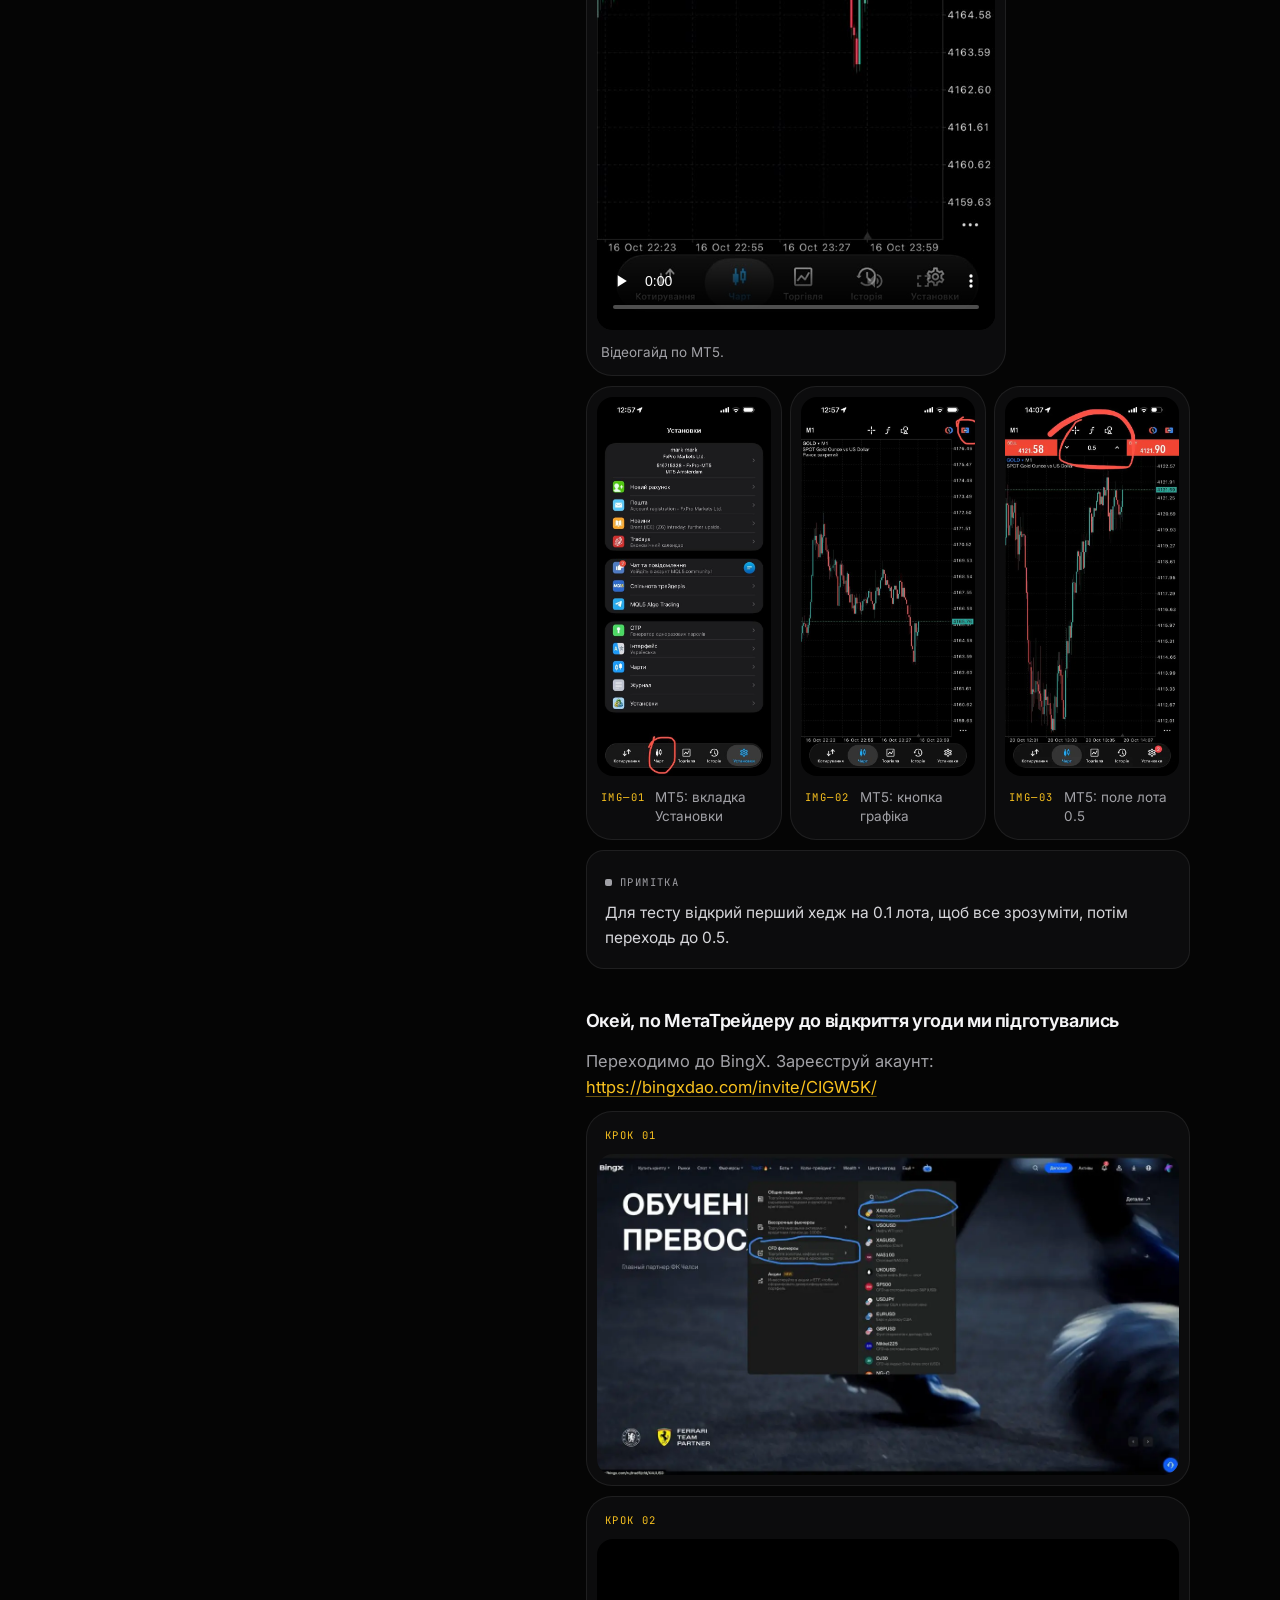
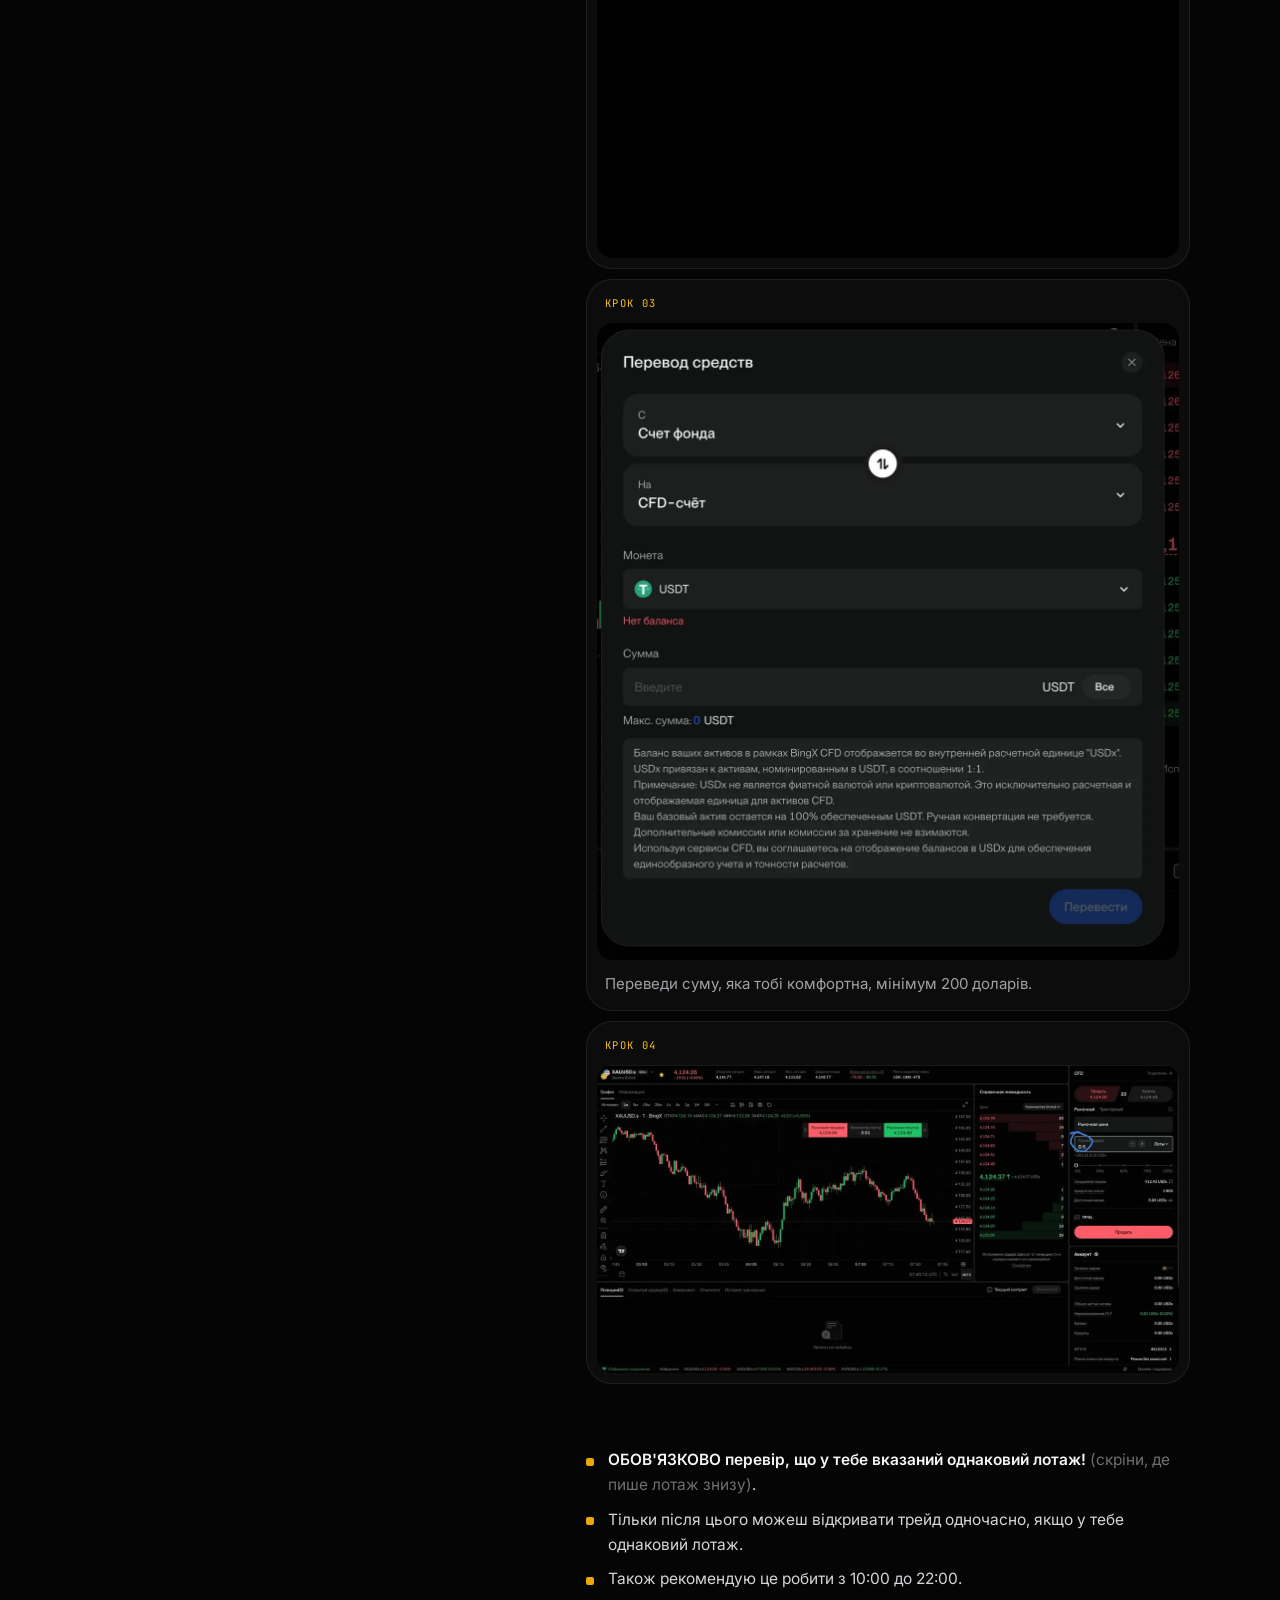
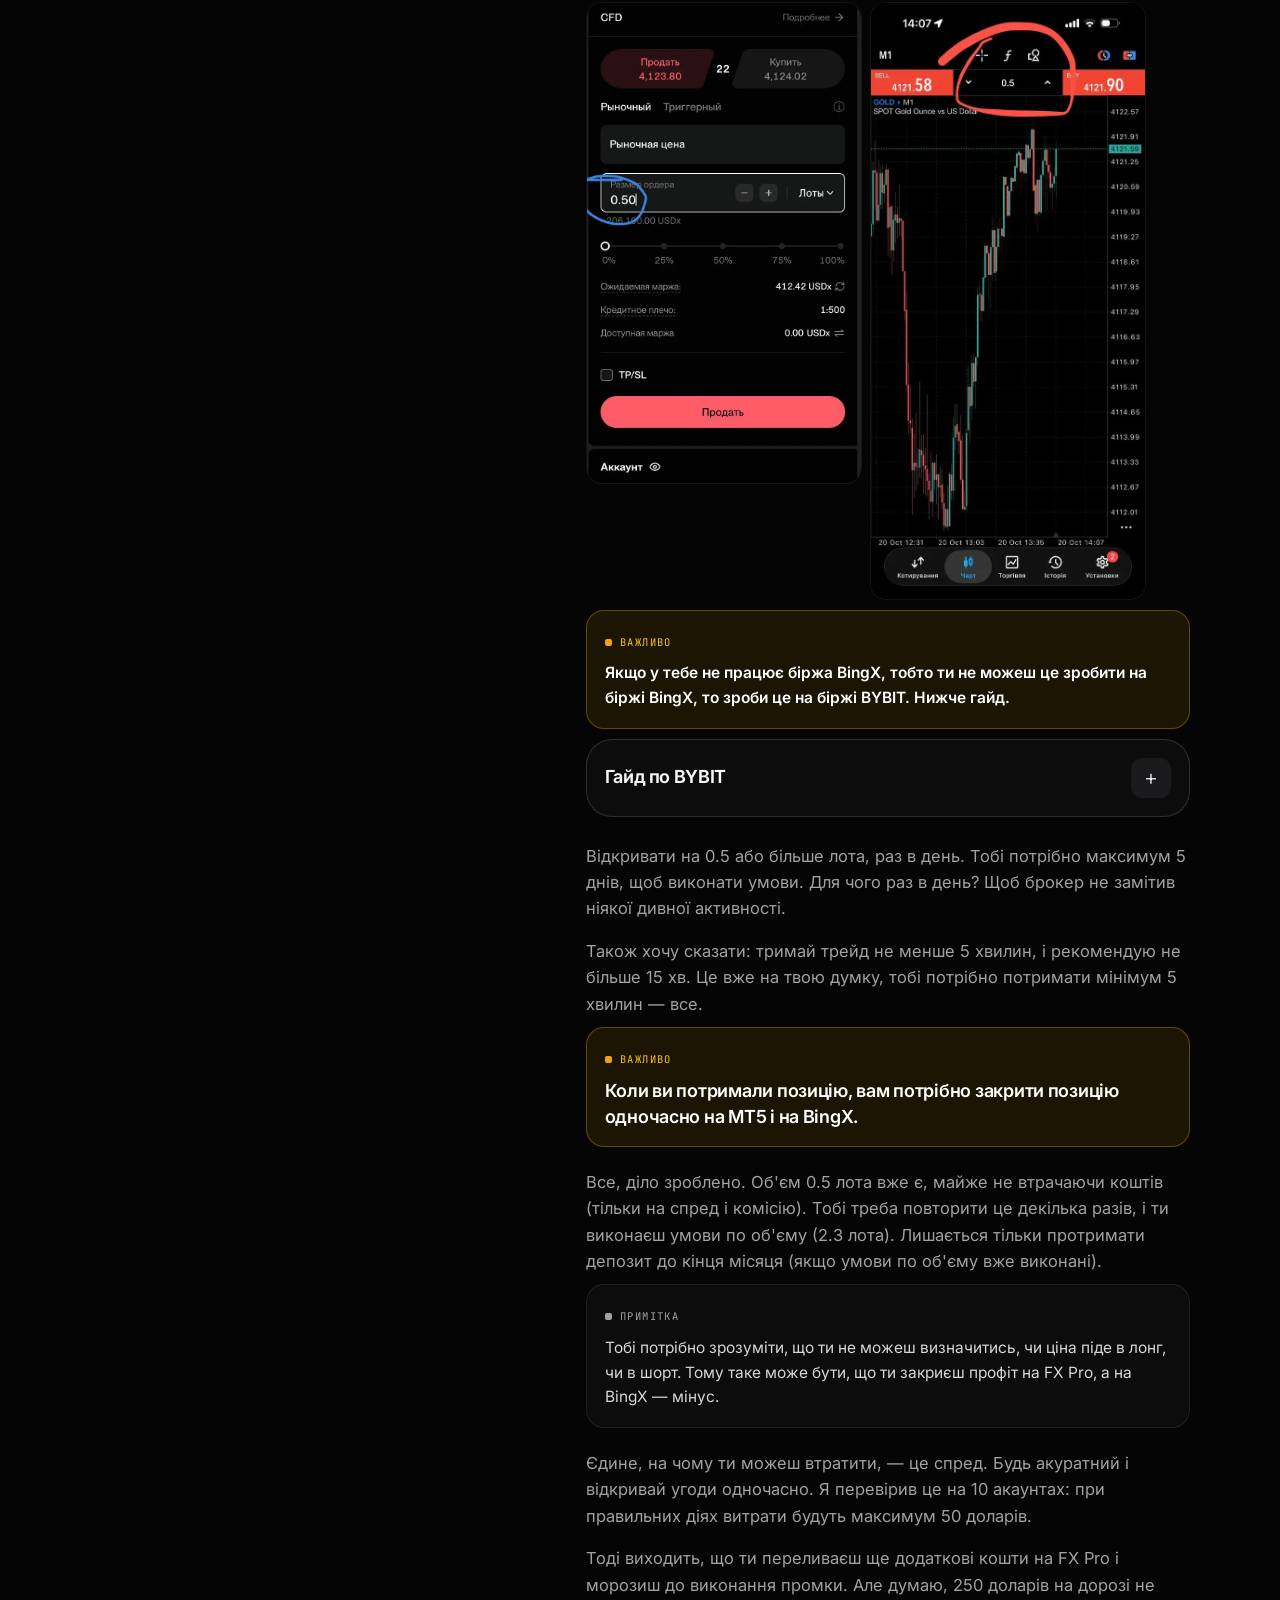
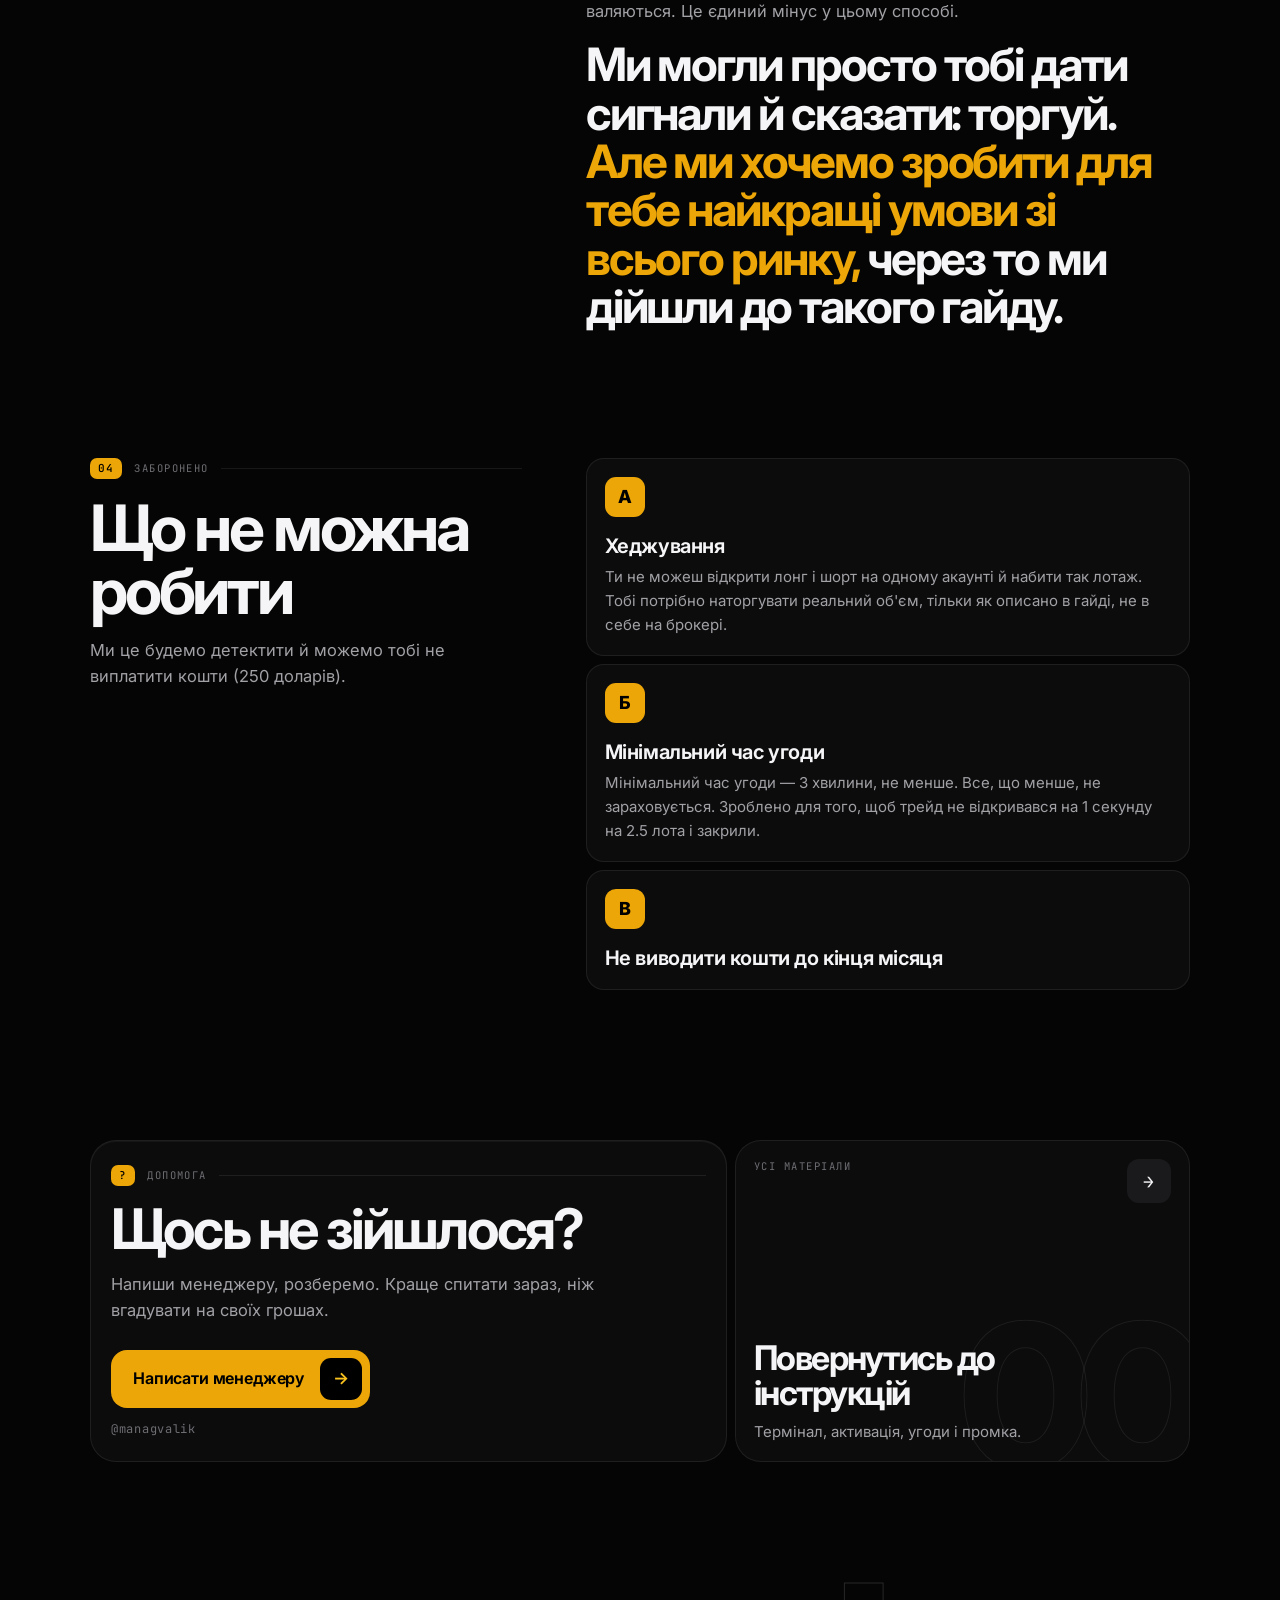
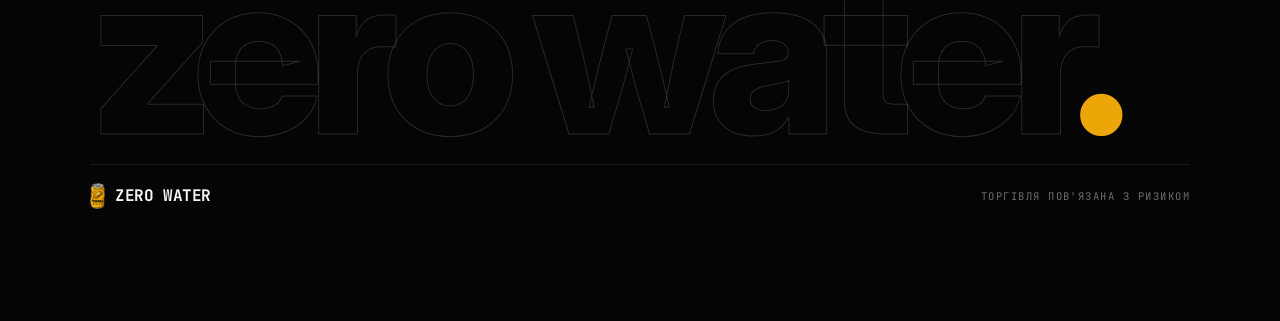
<file: promo/index.html>
<!DOCTYPE html>
<html lang="uk">
<head>
<meta charset="utf-8">
<meta name="viewport" content="width=device-width, initial-scale=1, viewport-fit=cover">
<meta name="theme-color" content="#050505">
<meta name="color-scheme" content="dark">
<title>Гайд по виконанню промки · Zero Water</title>
<meta name="description" content="Хедж FX Pro з BingX: як набити об’єм, виконати умови промки і що не можна робити.">
<meta property="og:type" content="website">
<meta property="og:site_name" content="Zero Water">
<meta property="og:title" content="Гайд по виконанню промки">
<meta property="og:description" content="Хедж FX Pro з BingX: як набити об’єм, виконати умови промки і що не можна робити.">
<meta property="og:image" content="https://valentaizer-fx.github.io/zero-water/og/promo.jpg">
<meta property="og:image:width" content="1200">
<meta property="og:image:height" content="630">
<meta name="twitter:card" content="summary_large_image">
<link rel="icon" type="image/png" href="../favicon.png">
<link rel="apple-touch-icon" href="../apple-touch-icon.png">
<link rel="preconnect" href="https://fonts.googleapis.com">
<link rel="preconnect" href="https://fonts.gstatic.com" crossorigin>
<link rel="stylesheet" href="https://fonts.googleapis.com/css2?family=Inter:opsz,wght@14..32,300..800&family=JetBrains+Mono:wght@400..600&display=swap">
<link rel="stylesheet" href="../assets/zw.css?v=5">
<script>document.documentElement.classList.add('js')</script>
<script src="../assets/zw.js?v=5" defer></script>
</head>
<body>
<div class="prog" aria-hidden="true"><i></i></div>
<header class="nav"><div class="wrap"><div class="bar">
  <a class="brand" href="../" aria-label="Zero Water, усі матеріали"><img src="../assets/can-icon.png" alt="" width="15" height="26"><b>zero water</b></a>
  <span class="m">промка<em>+</em></span>
</div></div></header>
<main>
<section class="hero" data-tip="Мета: набити 2.3 лота і забрати $250. Розбираю по кроках."><div class="wrap">
  <div class="micro m fx"><span class="cross" aria-hidden="true"></span><span class="hot">ZW—+</span><span>гайд</span><span>промка</span></div>
  <h1><span class="ln"><span>Гайд</span></span><span class="ln"><span>по виконанню</span></span><span class="ln"><span>промки<span class="y">.</span></span></span></h1>
  <p class="lead fx">Давайте почнем з самого початку.</p>
  <div class="facts fx" style="--n:4"><div class="fact hot"><span class="m">бонус</span><div><b><span data-count="250" data-pre="$">$250</span></b><span class="c">забираєш, коли виконав умови</span></div></div><div class="fact"><span class="m">об'єм</span><div><b><span data-count="2.3">2.3</span><small>лота</small></b><span class="c">умова по об'єму</span></div></div><div class="fact"><span class="m">термін</span><div><b><span data-count="5">5</span><small>днів</small></b><span class="c">максимум, щоб виконати умови</span></div></div><div class="fact"><span class="m">угода</span><div><b><span data-count="5">5</span><small>хв</small></b><span class="c">мінімум тримати</span></div></div></div>
</div></section>

<section class="sec" data-tip="0.01 лота дорівнює 1 унції золота. Чим більший лот, тим сильніше рухаються гроші."><div class="wrap split">
  <div class="sec-h rv"><div class="sh-row m"><b>01</b><span>лот</span></div><h2>Що таке лот?</h2><p>Лот — це об'єм твоєї угоди, тобто скільки ти купуєш або продаєш на ринку.</p></div>
  <div class="sec-b">
    <p class="rv">Наприклад, на золоті при стандартному контракті:</p>
    <div class="facts rv" style="--n:3;margin-top:14px"><div class="fact"><span class="m">лота</span><div><b><span>0.01</span></b><span class="c">= 1 унція золота</span></div></div><div class="fact"><span class="m">лота</span><div><b><span>0.10</span></b><span class="c">= 10 унцій золота</span></div></div><div class="fact paper wide"><span class="m">лот</span><div><b><span>1</span></b><span class="c">= 100 унцій золота</span></div></div></div>
    <p class="rv" style="margin-top:18px">Чим більший лот, тим більше ти заробляєш або втрачаєш при однаковому русі ціни.</p>
  </div>
</div></section>
<section class="sec" data-tip="Лонг на FxPro і шорт на BingX одночасно: ціна на тебе майже не впливає."><div class="wrap split">
  <div class="sec-h rv"><div class="sh-row m"><b>02</b><span>хедж</span></div><h2>Хеджування FX Pro з BingX</h2><p>Тепер переходимо до самого головного.</p></div>
  <div class="sec-b">
    <p class="rv">Наприклад:</p>
    <p class="rv">Відкрив ти лонг на FxPro, і в ту секунду на золоті ти відкриваєш шорт на BingX.</p>
    <div class="eq rv"><div class="fact"><span class="m">FxPro</span><div><b class="up"><span>LONG</span></b><span class="c">відкриваєш в ту ж секунду</span></div></div><span class="op">+</span><div class="fact"><span class="m">BingX</span><div><b class="down"><span>SHORT</span></b><span class="c">на золоті, однаковий лот</span></div></div><div class="fact res"><span class="m">= результат</span><div><b>≈ 0</b><span class="c">рух ціни гаситься. Лишаються тільки спред і комісія.</span></div></div></div>
    <p class="rv" style="margin-top:22px">Тобто, по факту, ти відкрив лонг і шорт, і рух ціни на тебе майже не впливає. Так можна набивати об’єм, втрачаючи тільки на спреді й комісії, і виконати умови та забрати 250 $.</p>
    <p class="rv">Єдине, що треба — баланс на FX Pro і баланс на BingX. Тобі не потрібно навіть 510 доларів на BingX, бо ми будемо брати менші позиції. Про це все поговоримо знизу.</p>
  </div>
</div></section>
<section class="sec" data-tip="Лотаж на обох має бути однаковий. Відкриваєш і закриваєш одночасно."><div class="wrap split">
  <div class="sec-h rv"><div class="sh-row m"><b>03</b><span>як робити</span></div><h2>Як робити цей хедж?</h2><p>Тепер кожен задає питання: як це зробити?</p></div>
  <div class="sec-b">
    <p class="rv">Тобі потрібно 2 інструменти:</p>
    <div class="kit rv"><div class="fact"><span class="m">інструмент 01</span><div><b><span>FX Pro</span></b><span class="c">рахунок у брокера і MetaTrader 5</span></div></div><div class="fact"><span class="m">інструмент 02</span><div><b>BingX</b><span class="c"><a class="inl" href="https://bingxdao.com/invite/CIGW5K/" target="_blank" rel="noopener">зареєструватись</a></span></div></div></div>
    <div class="note rv hot"><span class="m">Важливо</span><p><strong>Якщо у тебе немає біржі BingX, то скачай біржу BYBIT.</strong></p></div>
    <div class="note rv hot"><span class="m">Важливо</span><p>Для цього тобі потрібна ще одна біржа BingX — <a class="inl" href="https://bingxdao.com/invite/CIGW5K/" target="_blank" rel="noopener"><strong>зареєструватись</strong></a>.</p><p>Якщо у тебе вже є акаунт, заповни форму <a class="inl" href="https://docs.google.com/forms/d/e/1FAIpQLSeyf4Wv_Iv4Eujv7ZK4z2eaR_ZCdpUB2yP_zqprB2p0I-BuzQ/viewform" target="_blank" rel="noopener">тут</a>.</p></div>
    <p class="rv" style="margin-top:22px">Тобі потрібно зайти на MT5 і підготуватись для того, щоб відкрити хедж.</p>
    <h3 class="rv">Відеогайд по МТ + скріни</h3>
    <figure class="card vid rv" style="margin-top:14px"><div class="card-h m"><span>▶ відео</span><span>1:21</span></div><div class="in"><video controls playsinline preload="none" poster="mt-guide-poster.jpg" width="576" height="1280"><source src="mt-guide.mp4" type="video/mp4">Твій браузер не тягне це відео. Онови його або відкрий сторінку в іншому.</video><figcaption style="padding:12px 4px 2px;font-size:13.5px;color:var(--soft)">Відеогайд по MT5.</figcaption></div></figure>
    <div class="shots rv" style="--cols:3"><figure class="shot"><img src="mt5-settings.webp" width="589" height="1280" alt="MT5: вкладка Установки" loading="lazy" decoding="async"><figcaption><span class="m">IMG—01</span><span>MT5: вкладка Установки</span></figcaption></figure><figure class="shot"><img src="mt5-chart.webp" width="589" height="1280" alt="MT5: кнопка графіка" loading="lazy" decoding="async"><figcaption><span class="m">IMG—02</span><span>MT5: кнопка графіка</span></figcaption></figure><figure class="shot"><img src="mt5-lot-05.webp" width="589" height="1280" alt="MT5: поле лота 0.5" loading="lazy" decoding="async"><figcaption><span class="m">IMG—03</span><span>MT5: поле лота 0.5</span></figcaption></figure></div>
    <div class="track" aria-hidden="true"><i></i></div>
    <div class="note rv"><span class="m">Примітка</span><p>Для тесту відкрий перший хедж на 0.1 лота, щоб все зрозуміти, потім переходь до 0.5.</p></div>
    <h3 class="rv">Окей, по МетаТрейдеру до відкриття угоди ми підготувались</h3>
    <p class="rv">Переходимо до BingX. Зареєструй акаунт: <a class="inl" href="https://bingxdao.com/invite/CIGW5K/" target="_blank" rel="noopener">https://bingxdao.com/invite/CIGW5K/</a></p>
    <div class="flow rv"><div class="fstep"><div class="card-h m"><span>крок 01</span></div><img src="bingx-01.webp" width="1280" height="704" alt="BingX: меню TradFi, CFD фʼючерси, XAUUSD" loading="lazy" decoding="async"></div><div class="fstep"><div class="card-h m"><span>крок 02</span></div><img src="bingx-02.webp" width="1280" height="701" alt="BingX: сторінка XAUUSD, відкриття CFD рахунку" loading="lazy" decoding="async"></div><div class="fstep"><div class="card-h m"><span>крок 03</span></div><img src="bingx-03.webp" width="1170" height="1280" alt="BingX: переказ USDT з фондового рахунку на CFD-рахунок" loading="lazy" decoding="async"><p>Переведи суму, яка тобі комфортна, мінімум 200 доларів.</p></div><div class="fstep"><div class="card-h m"><span>крок 04</span></div><img src="bingx-04.webp" width="1280" height="677" alt="BingX: торгова сторінка XAUUSD.s, розмір ордера 0.5" loading="lazy" decoding="async"></div></div>
    <p class="rv" style="margin-top:22px">Тепер, коли у тебе все готово, тобі потрібно відкрити хедж.</p>
    <ul class="bul rv"><li><b>ОБОВ'ЯЗКОВО перевір, що у тебе вказаний однаковий лотаж!</b> <em>(скріни, де пише лотаж знизу)</em>.</li><li>Тільки після цього можеш відкривати трейд одночасно, якщо у тебе однаковий лотаж.</li><li>Також рекомендую це робити з 10:00 до 22:00.</li></ul>
    <div class="pairs rv"><img src="bingx-05.webp" width="726" height="1270" alt="BingX: поле лотажу 0.50 на телефоні" loading="lazy"><img src="mt5-lot-05.webp" width="589" height="1280" alt="MT5: поле лотажу 0.5" loading="lazy"></div>
    <div class="note rv hot"><span class="m">Важливо</span><p><strong>Якщо у тебе не працює біржа BingX, тобто ти не можеш це зробити на біржі BingX, то зроби це на біржі BYBIT. Нижче гайд.</strong></p></div>
    <details class="acc rv"><summary>Гайд по BYBIT<i aria-hidden="true">+</i></summary><div class="in-acc">
    <div class="flow" style="margin-top:0"><div class="fstep"><div class="card-h m"><span>крок 01</span></div><img src="bybit-01.webp" width="1280" height="613" alt="BYBIT: крок 1" loading="lazy" decoding="async"></div><div class="fstep"><div class="card-h m"><span>крок 02</span></div><img src="bybit-02.webp" width="1280" height="612" alt="BYBIT: крок 2" loading="lazy" decoding="async"></div><div class="fstep"><div class="card-h m"><span>крок 03</span></div><img src="bybit-03.webp" width="1280" height="612" alt="BYBIT: крок 3" loading="lazy" decoding="async"></div><div class="fstep"><div class="card-h m"><span>крок 04</span></div><img src="bybit-04.webp" width="1280" height="608" alt="BYBIT: крок 4" loading="lazy" decoding="async"></div><div class="fstep"><div class="card-h m"><span>крок 05</span></div><img src="bybit-05.webp" width="1280" height="614" alt="BYBIT: крок 5" loading="lazy" decoding="async"></div></div><div class="pairs"><img src="bybit-06.webp" width="307" height="752" alt="BYBIT: поле лотажу 0.5 на телефоні" loading="lazy"><img src="mt5-lot-05.webp" width="589" height="1280" alt="MT5: поле лотажу 0.5" loading="lazy"></div></div></details>
    <p class="rv" style="margin-top:26px">Відкривати на 0.5 або більше лота, раз в день. Тобі потрібно максимум 5 днів, щоб виконати умови. Для чого раз в день? Щоб брокер не замітив ніякої дивної активності.</p>
    <p class="rv">Також хочу сказати: тримай трейд не менше 5 хвилин, і рекомендую не більше 15 хв. Це вже на твою думку, тобі потрібно потримати мінімум 5 хвилин — все.</p>
    <div class="note rv hot big"><span class="m">Важливо</span><p>Коли ви потримали позицію, вам потрібно закрити позицію одночасно на МТ5 і на BingX.</p></div>
    <p class="rv" style="margin-top:22px">Все, діло зроблено. Об'єм 0.5 лота вже є, майже не втрачаючи коштів (тільки на спред і комісію). Тобі треба повторити це декілька разів, і ти виконаєш умови по об'єму (2.3 лота). Лишається тільки протримати депозит до кінця місяця (якщо умови по об'єму вже виконані).</p>
    <div class="note rv"><span class="m">Примітка</span><p>Тобі потрібно зрозуміти, що ти не можеш визначитись, чи ціна піде в лонг, чи в шорт. Тому таке може бути, що ти закриєш профіт на FX Pro, а на BingX — мінус.</p></div>
    <p class="rv" style="margin-top:22px">Єдине, на чому ти можеш втратити, — це спред. Будь акуратний і відкривай угоди одночасно. Я перевірив це на 10 акаунтах: при правильних діях витрати будуть максимум 50 доларів.</p>
    <p class="rv">Тоді виходить, що ти переливаєш ще додаткові кошти на FX Pro і морозиш до виконання промки. Але думаю, 250 доларів на дорозі не валяються. Це єдиний мінус у цьому способі.</p>
    <p class="quote rv">Ми могли просто тобі дати сигнали й сказати: торгуй. <span class="y">Але ми хочемо зробити для тебе найкращі умови зі всього ринку,</span> через то ми дійшли до такого гайду.</p>
  </div>
</div></section>
<section class="sec" data-tip="Не відкривай лонг і шорт на одному акаунті. Угода мінімум 3 хвилини."><div class="wrap split">
  <div class="sec-h rv"><div class="sh-row m"><b>04</b><span>заборонено</span></div><h2>Що не можна робити</h2><p>Ми це будемо детектити й можемо тобі не виплатити кошти (250 доларів).</p></div>
  <div class="sec-b">
    <div class="bans"><div class="ban rv"><div class="l">А</div><h3>Хеджування</h3><p>Ти не можеш відкрити лонг і шорт на одному акаунті й набити так лотаж. Тобі потрібно наторгувати реальний об'єм, тільки як описано в гайді, не в себе на брокері.</p></div><div class="ban rv" style="--d:1"><div class="l">Б</div><h3>Мінімальний час угоди</h3><p>Мінімальний час угоди — 3 хвилини, не менше. Все, що менше, не зараховується. Зроблено для того, щоб трейд не відкривався на 1 секунду на 2.5 лота і закрили.</p></div><div class="ban rv" style="--d:2"><div class="l">В</div><h3>Не виводити кошти до кінця місяця</h3></div></div>
  </div>
</div></section>
<section class="end" data-tip="Питання по промці: пиши менеджеру, розберемо."><div class="wrap"><div class="end-g">
  <div class="card cta rv"><div class="sh-row m"><b>?</b><span>допомога</span></div><h2>Щось не зійшлося?</h2><p>Напиши менеджеру, розберемо. Краще спитати зараз, ніж вгадувати на своїх грошах.</p>
    <a class="btn" href="https://t.me/managvalik" target="_blank" rel="noopener">Написати менеджеру <span class="ar">→</span></a><span class="handle">@managvalik</span></div>
  <a class="tile rv" style="--d:1" href="../"><div class="top m"><span>усі матеріали</span><span class="ar">→</span></div><em class="big" aria-hidden="true">00</em><b>Повернутись до інструкцій</b><span class="d">Термінал, активація, угоди і промка.</span></a>
</div></div></section>
</main>
<footer class="foot"><div class="wrap">
  <span class="word" aria-hidden="true">zero water<i>.</i></span>
  <div class="row m"><a class="brand" href="../"><img src="../assets/can-icon.png" alt="" width="12" height="20"><b>zero water</b></a><span>Торгівля пов'язана з ризиком</span></div>
</div></footer>
<div class="zg" role="status" aria-live="polite">
  <div class="zg-b"><span class="m">банка підказує</span><p class="zg-t">Мета: набити 2.3 лота і забрати $250. Розбираю по кроках.</p></div>
  <button class="zg-c" type="button" aria-label="Сховати підказку"><img src="../assets/can-sm.webp" width="115" height="192" alt=""><i></i></button>
</div>
</body>
</html>
</file>
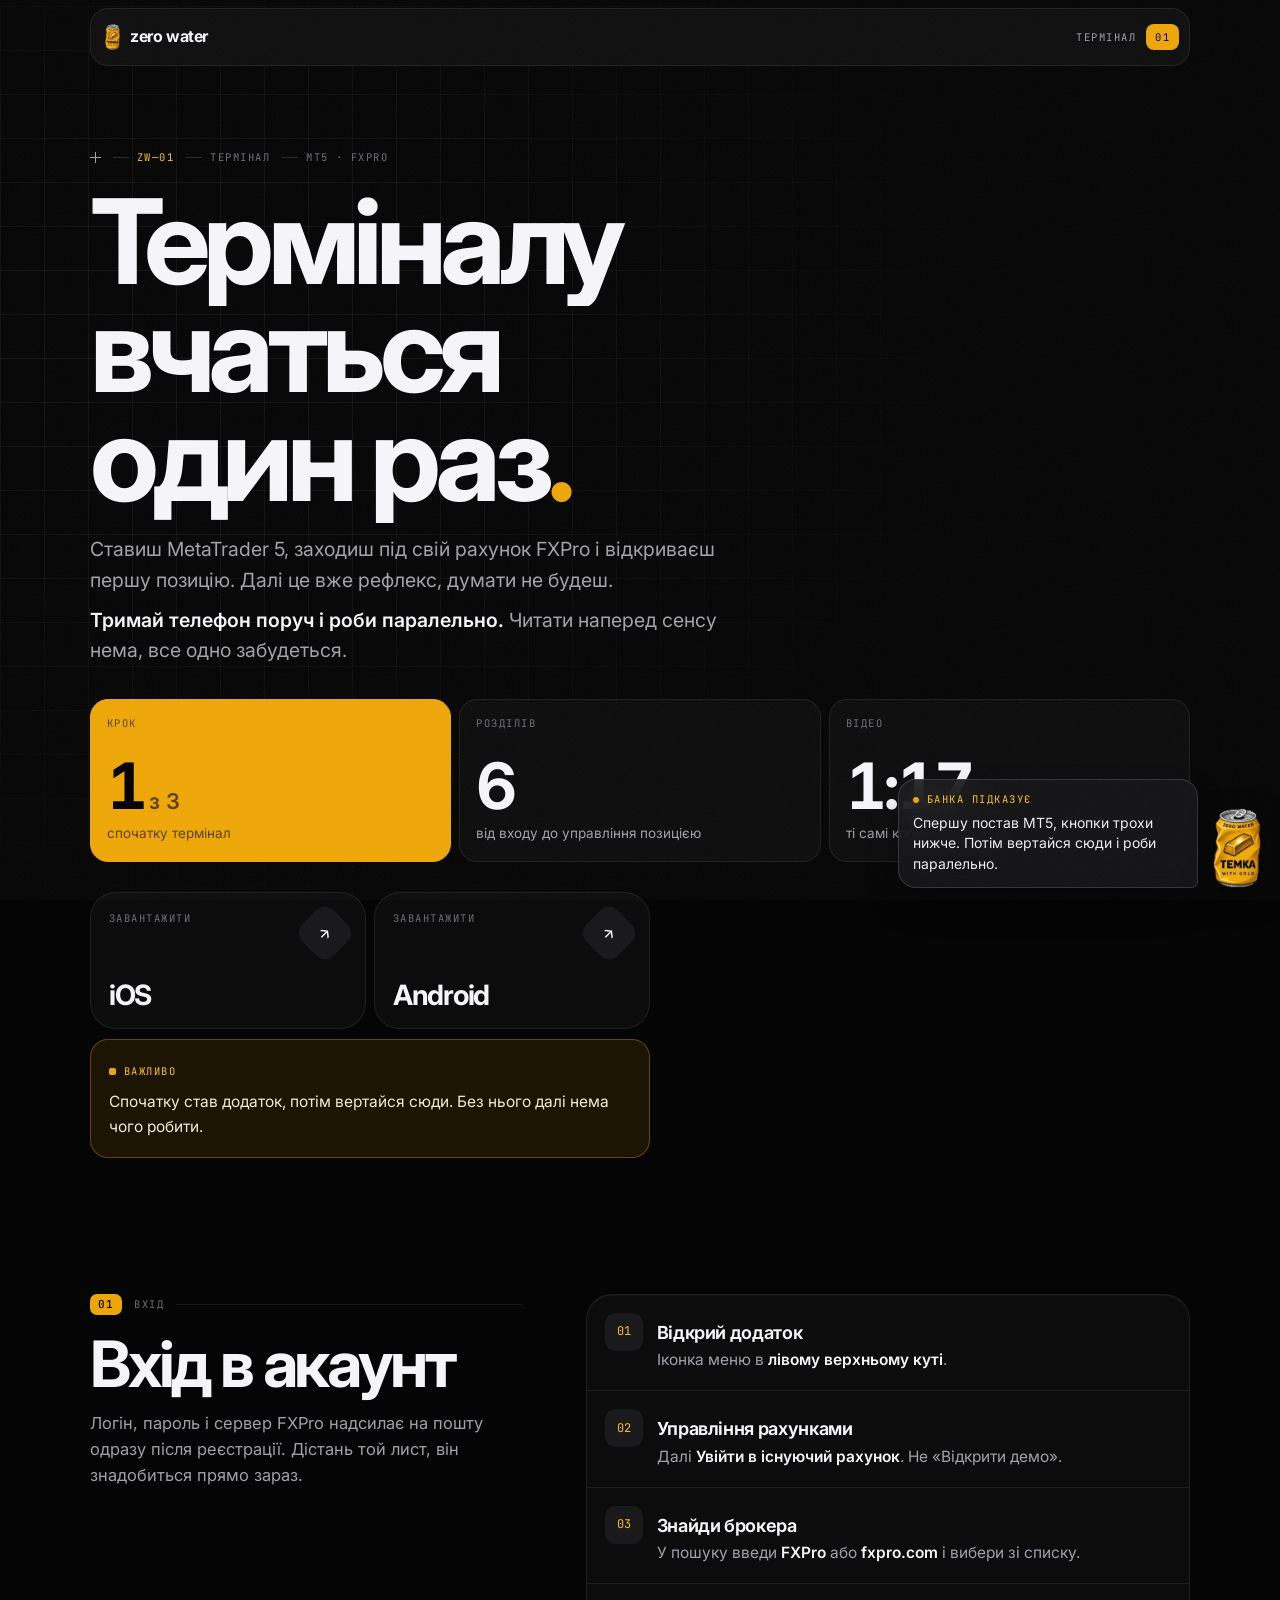
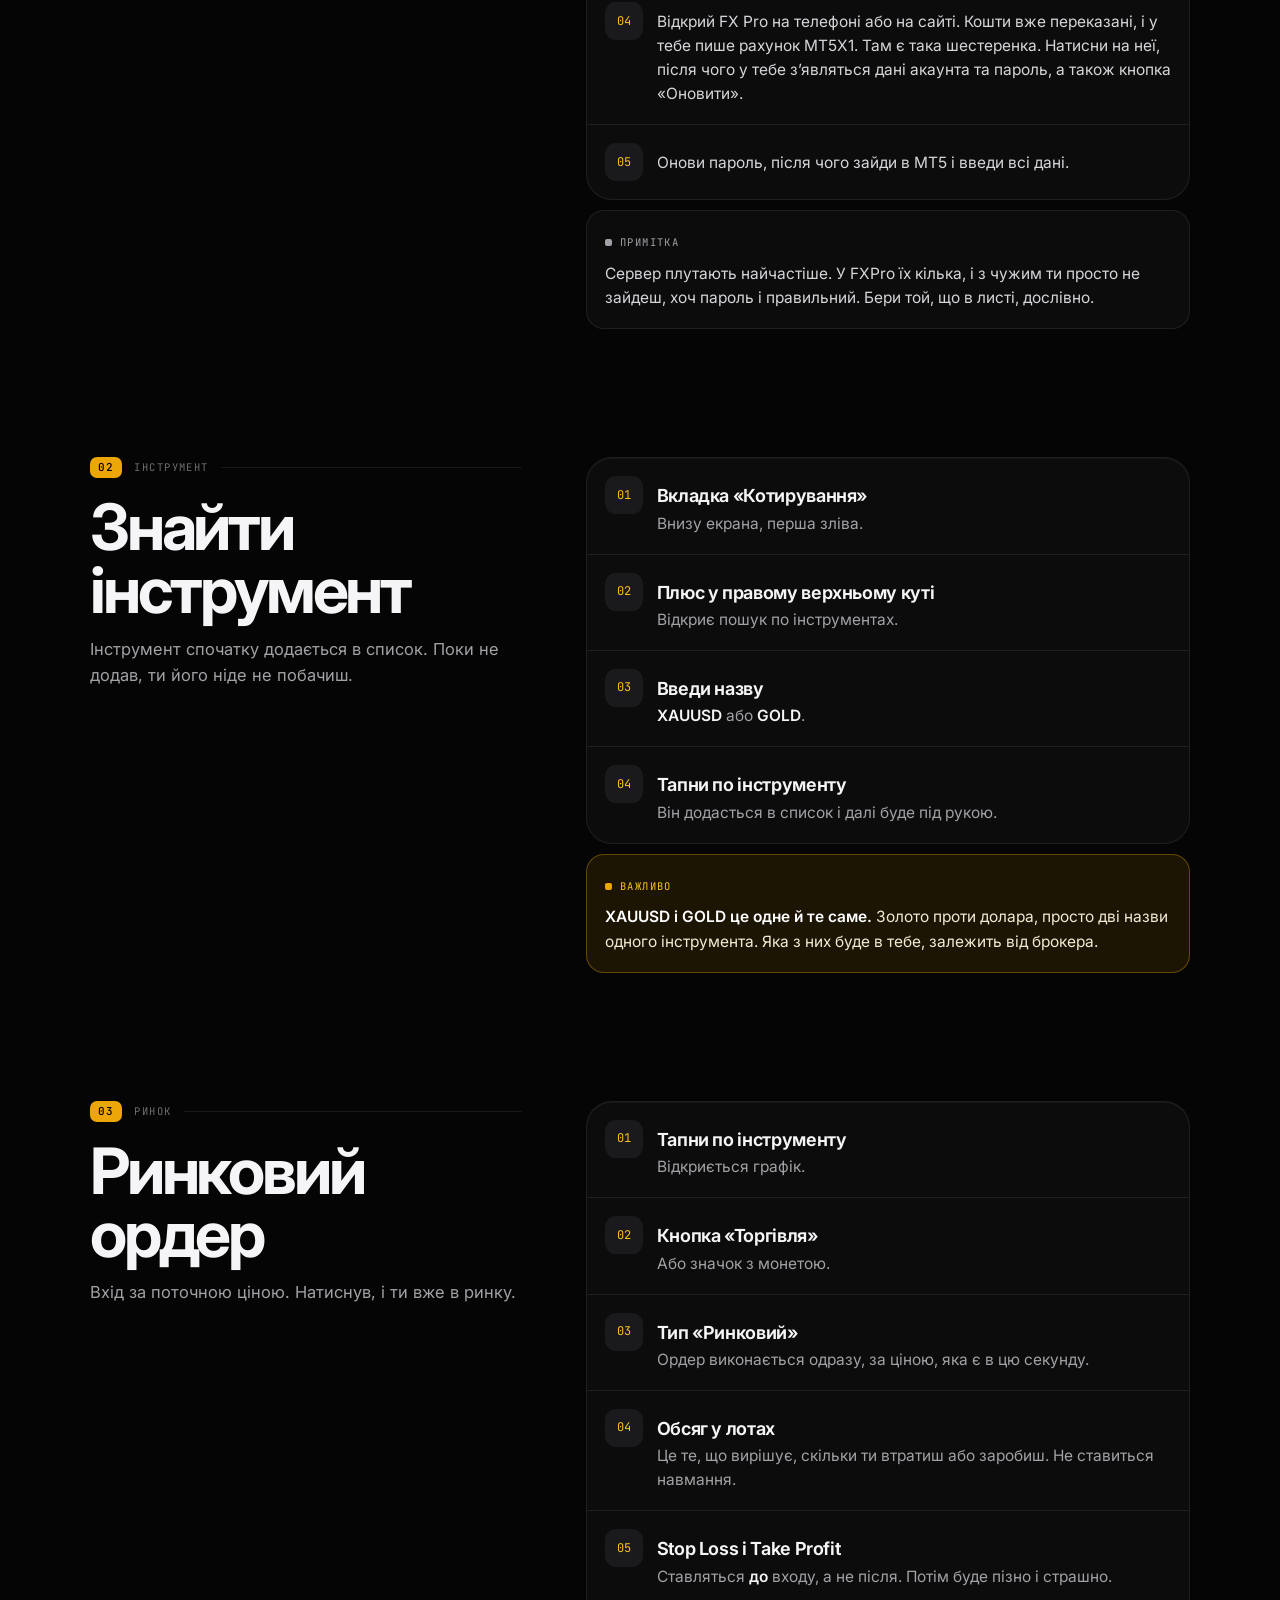
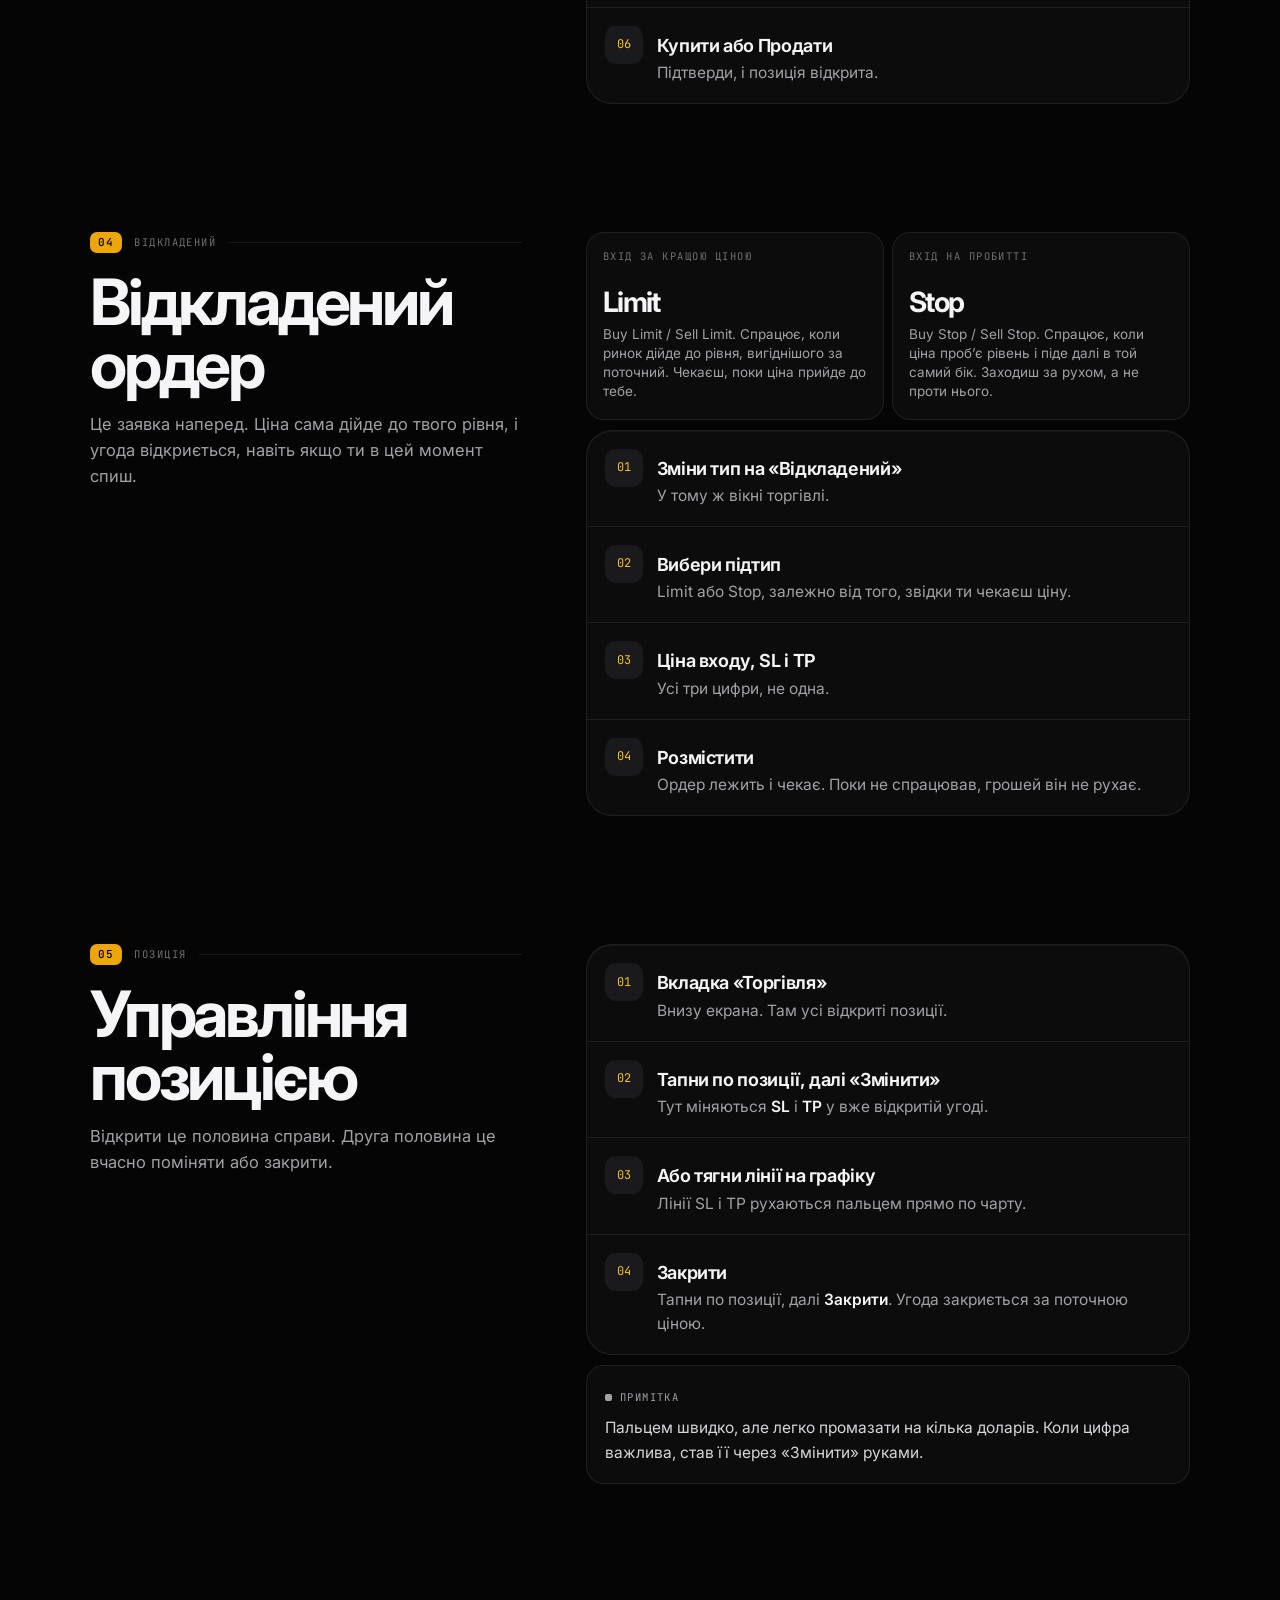
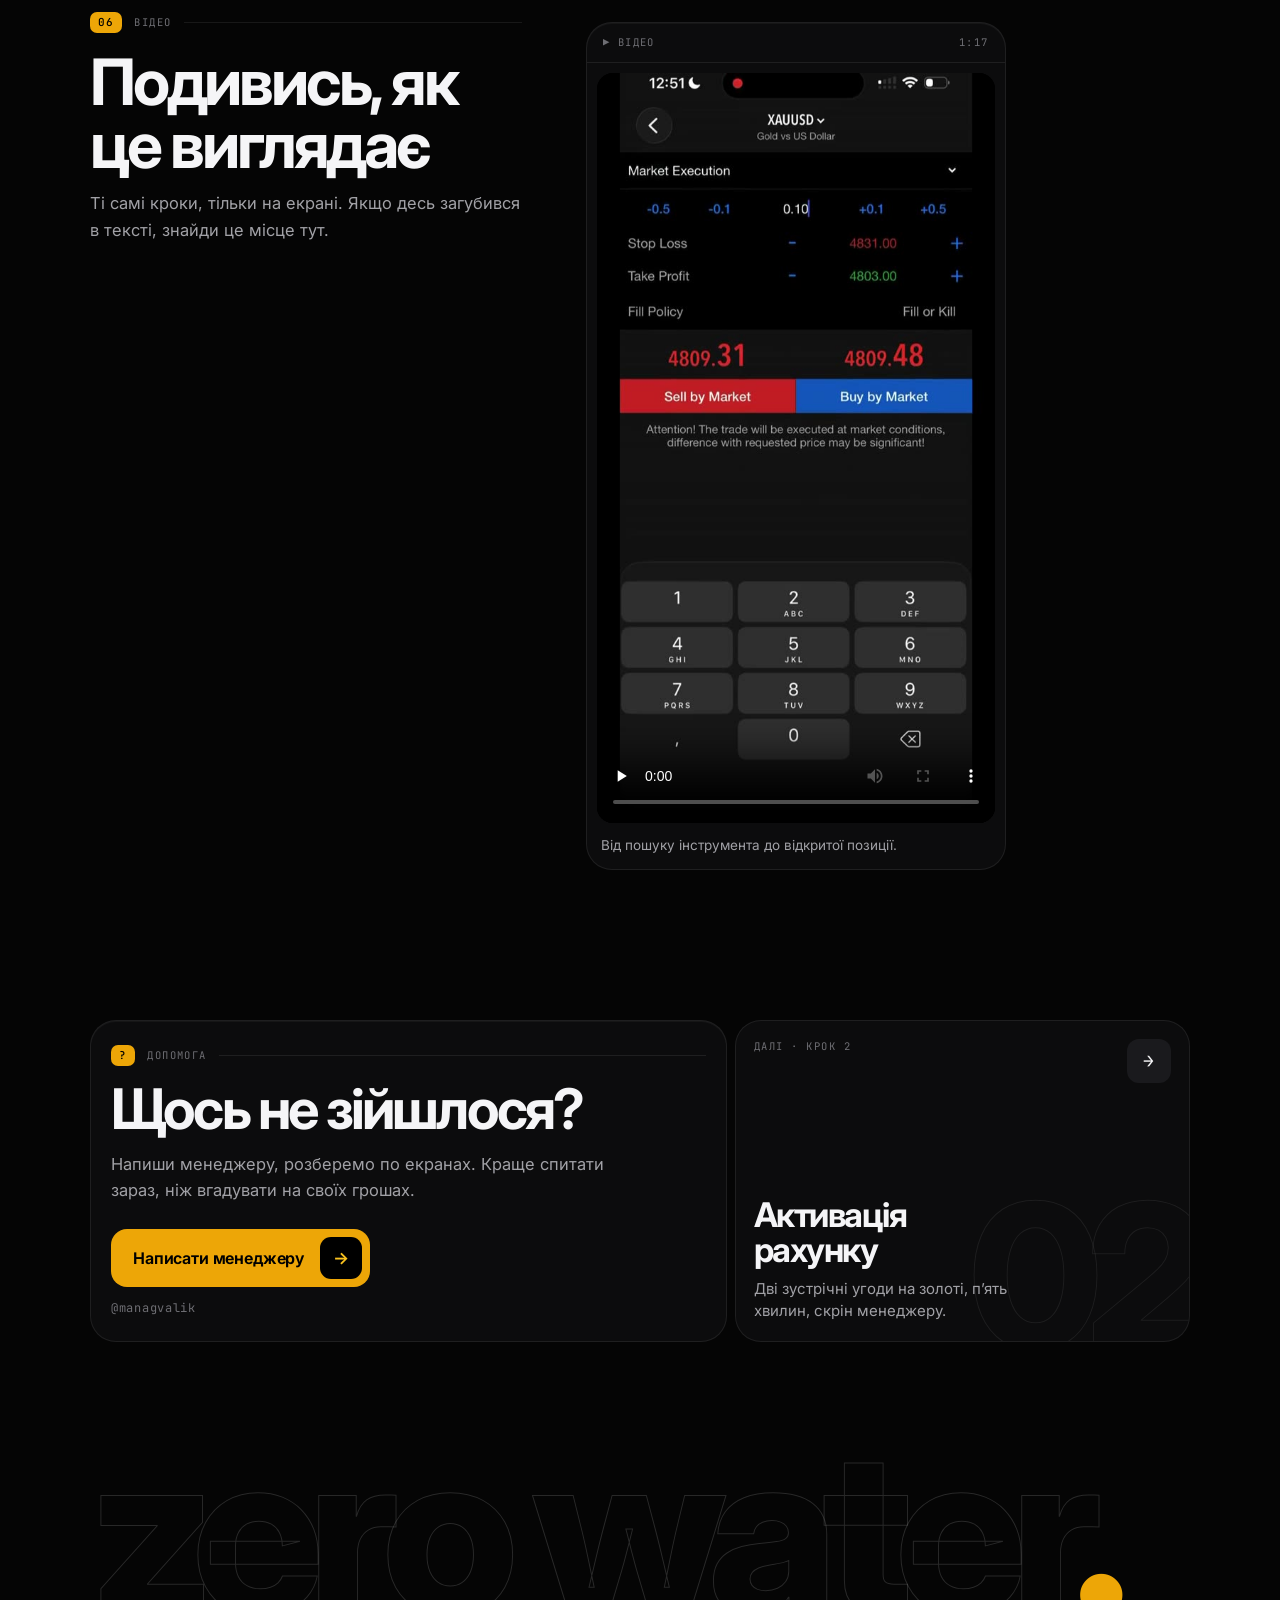
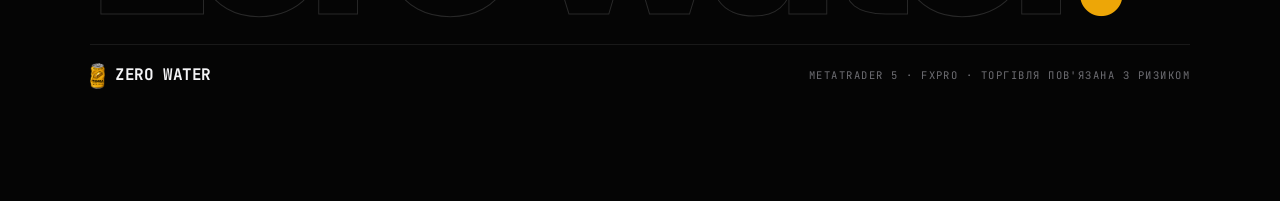
<file: terminal/index.html>
<!DOCTYPE html>
<html lang="uk">
<head>
<meta charset="utf-8">
<meta name="viewport" content="width=device-width, initial-scale=1, viewport-fit=cover">
<meta name="theme-color" content="#050505">
<meta name="color-scheme" content="dark">
<title>Термінал MetaTrader 5 · Zero Water</title>
<meta name="description" content="Ставиш MetaTrader 5, заходиш під свій рахунок FXPro і відкриваєш першу позицію. Покроково, з відео.">
<meta property="og:type" content="website">
<meta property="og:site_name" content="Zero Water">
<meta property="og:title" content="Термінал MetaTrader 5">
<meta property="og:description" content="Ставиш MetaTrader 5, заходиш під свій рахунок FXPro і відкриваєш першу позицію. Покроково, з відео.">
<meta property="og:image" content="https://valentaizer-fx.github.io/zero-water/og/terminal.jpg">
<meta property="og:image:width" content="1200">
<meta property="og:image:height" content="630">
<meta name="twitter:card" content="summary_large_image">
<link rel="icon" type="image/png" href="../favicon.png">
<link rel="apple-touch-icon" href="../apple-touch-icon.png">
<link rel="preconnect" href="https://fonts.googleapis.com">
<link rel="preconnect" href="https://fonts.gstatic.com" crossorigin>
<link rel="stylesheet" href="https://fonts.googleapis.com/css2?family=Inter:opsz,wght@14..32,300..800&family=JetBrains+Mono:wght@400..600&display=swap">
<link rel="stylesheet" href="../assets/zw.css?v=5">
<script>document.documentElement.classList.add('js')</script>
<script src="../assets/zw.js?v=5" defer></script>
</head>
<body>
<div class="prog" aria-hidden="true"><i></i></div>
<header class="nav"><div class="wrap"><div class="bar">
  <a class="brand" href="../" aria-label="Zero Water, усі матеріали"><img src="../assets/can-icon.png" alt="" width="15" height="26"><b>zero water</b></a>
  <span class="m">термінал<em>01</em></span>
</div></div></header>
<main>
<section class="hero" data-tip="Спершу постав MT5, кнопки трохи нижче. Потім вертайся сюди і роби паралельно."><div class="wrap">
  <div class="micro m fx"><span class="cross" aria-hidden="true"></span><span class="hot">ZW—01</span><span>термінал</span><span>MT5 · FXPro</span></div>
  <h1><span class="ln"><span>Терміналу</span></span><span class="ln"><span>вчаться</span></span><span class="ln"><span>один раз<span class="y">.</span></span></span></h1>
  <p class="lead fx">Ставиш MetaTrader 5, заходиш під свій рахунок FXPro і відкриваєш першу позицію. Далі це вже рефлекс, думати не будеш.</p>
  <p class="lead fx"><b>Тримай телефон поруч і роби паралельно.</b> Читати наперед сенсу нема, все одно забудеться.</p>
  <div class="facts fx" style="--n:3"><div class="fact hot"><span class="m">крок</span><div><b><span>1</span><small>з 3</small></b><span class="c">спочатку термінал</span></div></div><div class="fact"><span class="m">розділів</span><div><b><span data-count="6">6</span></b><span class="c">від входу до управління позицією</span></div></div><div class="fact wide"><span class="m">відео</span><div><b><span>1:17</span></b><span class="c">ті самі кроки на екрані</span></div></div></div>
  <div class="stores fx">
    <a class="tile" href="https://apps.apple.com/app/metatrader-5/id413251709" target="_blank" rel="noopener"><div class="top m"><span>завантажити</span><span class="ar">→</span></div><b>iOS</b></a>
    <a class="tile" href="https://play.google.com/store/apps/details?id=net.metaquotes.metatrader5" target="_blank" rel="noopener"><div class="top m"><span>завантажити</span><span class="ar">→</span></div><b>Android</b></a>
  </div>
  <div class="note hot fx" style="max-width:560px"><span class="m">Важливо</span><p>Спочатку став додаток, потім вертайся сюди. Без нього далі нема чого робити.</p></div>
</div></section>

<section class="sec" data-tip="Дістань лист від FXPro: там логін, пароль і сервер. Сервер переписуй дослівно."><div class="wrap split">
  <div class="sec-h rv"><div class="sh-row m"><b>01</b><span>вхід</span></div><h2>Вхід в акаунт</h2><p>Логін, пароль і сервер FXPro надсилає на пошту одразу після реєстрації. Дістань той лист, він знадобиться прямо зараз.</p></div>
  <div class="sec-b">
    <div class="card rv"><ol class="steps">
        <li><span class="k">01</span><div><h3>Відкрий додаток</h3><p>Іконка меню в <b>лівому верхньому куті</b>.</p></div></li>
        <li><span class="k">02</span><div><h3>Управління рахунками</h3><p>Далі <b>Увійти в існуючий рахунок</b>. Не «Відкрити демо».</p></div></li>
        <li><span class="k">03</span><div><h3>Знайди брокера</h3><p>У пошуку введи <b>FXPro</b> або <b>fxpro.com</b> і вибери зі списку.</p></div></li>
        <li><span class="k">04</span><div><p>Відкрий FX Pro на телефоні або на сайті. Кошти вже переказані, і у тебе пише рахунок MT5X1. Там є така шестеренка. Натисни на неї, після чого у тебе з’являться дані акаунта та пароль, а також кнопка «Оновити».</p></div></li>
        <li><span class="k">05</span><div><p>Онови пароль, після чого зайди в MT5 і введи всі дані.</p></div></li>
    </ol></div>
    <div class="note rv"><span class="m">Примітка</span><p>Сервер плутають найчастіше. У FXPro їх кілька, і з чужим ти просто не зайдеш, хоч пароль і правильний. Бери той, що в листі, дослівно.</p></div>
  </div>
</div></section>
<section class="sec" data-tip="Шукай XAUUSD або GOLD. Це одне й те саме, золото."><div class="wrap split">
  <div class="sec-h rv"><div class="sh-row m"><b>02</b><span>інструмент</span></div><h2>Знайти інструмент</h2><p>Інструмент спочатку додається в список. Поки не додав, ти його ніде не побачиш.</p></div>
  <div class="sec-b">
    <div class="card rv"><ol class="steps">
        <li><span class="k">01</span><div><h3>Вкладка «Котирування»</h3><p>Внизу екрана, перша зліва.</p></div></li>
        <li><span class="k">02</span><div><h3>Плюс у правому верхньому куті</h3><p>Відкриє пошук по інструментах.</p></div></li>
        <li><span class="k">03</span><div><h3>Введи назву</h3><p><b>XAUUSD</b> або <b>GOLD</b>.</p></div></li>
        <li><span class="k">04</span><div><h3>Тапни по інструменту</h3><p>Він додасться в список і далі буде під рукою.</p></div></li>
    </ol></div>
    <div class="note rv hot"><span class="m">Важливо</span><p><b>XAUUSD і GOLD це одне й те саме.</b> Золото проти долара, просто дві назви одного інструмента. Яка з них буде в тебе, залежить від брокера.</p></div>
  </div>
</div></section>
<section class="sec" data-tip="Stop Loss і Take Profit став до входу. Після вже пізно."><div class="wrap split">
  <div class="sec-h rv"><div class="sh-row m"><b>03</b><span>ринок</span></div><h2>Ринковий ордер</h2><p>Вхід за поточною ціною. Натиснув, і ти вже в ринку.</p></div>
  <div class="sec-b">
    <div class="card rv"><ol class="steps">
        <li><span class="k">01</span><div><h3>Тапни по інструменту</h3><p>Відкриється графік.</p></div></li>
        <li><span class="k">02</span><div><h3>Кнопка «Торгівля»</h3><p>Або значок з монетою.</p></div></li>
        <li><span class="k">03</span><div><h3>Тип «Ринковий»</h3><p>Ордер виконається одразу, за ціною, яка є в цю секунду.</p></div></li>
        <li><span class="k">04</span><div><h3>Обсяг у лотах</h3><p>Це те, що вирішує, скільки ти втратиш або заробиш. Не ставиться навмання.</p></div></li>
        <li><span class="k">05</span><div><h3>Stop Loss і Take Profit</h3><p>Ставляться <b>до</b> входу, а не після. Потім буде пізно і страшно.</p></div></li>
        <li><span class="k">06</span><div><h3>Купити або Продати</h3><p>Підтверди, і позиція відкрита.</p></div></li>
    </ol></div>
  </div>
</div></section>
<section class="sec" data-tip="Limit: чекаєш кращу ціну. Stop: заходиш на пробитті."><div class="wrap split">
  <div class="sec-h rv"><div class="sh-row m"><b>04</b><span>відкладений</span></div><h2>Відкладений ордер</h2><p>Це заявка наперед. Ціна сама дійде до твого рівня, і угода відкриється, навіть якщо ти в цей момент спиш.</p></div>
  <div class="sec-b">
    <div class="kit rv" style="margin-top:0"><div class="fact"><span class="m">вхід за кращою ціною</span><div><b><span>Limit</span></b><span class="c">Buy Limit / Sell Limit. Спрацює, коли ринок дійде до рівня, вигіднішого за поточний. Чекаєш, поки ціна прийде до тебе.</span></div></div><div class="fact"><span class="m">вхід на пробитті</span><div><b><span>Stop</span></b><span class="c">Buy Stop / Sell Stop. Спрацює, коли ціна пробʼє рівень і піде далі в той самий бік. Заходиш за рухом, а не проти нього.</span></div></div></div>
    <div class="card rv" style="margin-top:10px"><ol class="steps">
        <li><span class="k">01</span><div><h3>Зміни тип на «Відкладений»</h3><p>У тому ж вікні торгівлі.</p></div></li>
        <li><span class="k">02</span><div><h3>Вибери підтип</h3><p>Limit або Stop, залежно від того, звідки ти чекаєш ціну.</p></div></li>
        <li><span class="k">03</span><div><h3>Ціна входу, SL і TP</h3><p>Усі три цифри, не одна.</p></div></li>
        <li><span class="k">04</span><div><h3>Розмістити</h3><p>Ордер лежить і чекає. Поки не спрацював, грошей він не рухає.</p></div></li>
    </ol></div>
  </div>
</div></section>
<section class="sec" data-tip="Важлива цифра? Міняй через «Змінити», а не пальцем по графіку."><div class="wrap split">
  <div class="sec-h rv"><div class="sh-row m"><b>05</b><span>позиція</span></div><h2>Управління позицією</h2><p>Відкрити це половина справи. Друга половина це вчасно поміняти або закрити.</p></div>
  <div class="sec-b">
    <div class="card rv"><ol class="steps">
        <li><span class="k">01</span><div><h3>Вкладка «Торгівля»</h3><p>Внизу екрана. Там усі відкриті позиції.</p></div></li>
        <li><span class="k">02</span><div><h3>Тапни по позиції, далі «Змінити»</h3><p>Тут міняються <b>SL</b> і <b>TP</b> у вже відкритій угоді.</p></div></li>
        <li><span class="k">03</span><div><h3>Або тягни лінії на графіку</h3><p>Лінії SL і TP рухаються пальцем прямо по чарту.</p></div></li>
        <li><span class="k">04</span><div><h3>Закрити</h3><p>Тапни по позиції, далі <b>Закрити</b>. Угода закриється за поточною ціною.</p></div></li>
    </ol></div>
    <div class="note rv"><span class="m">Примітка</span><p>Пальцем швидко, але легко промазати на кілька доларів. Коли цифра важлива, став її через «Змінити» руками.</p></div>
  </div>
</div></section>
<section class="sec" data-tip="Загубився? Глянь відео, там усе по кроках."><div class="wrap split">
  <div class="sec-h rv"><div class="sh-row m"><b>06</b><span>відео</span></div><h2>Подивись, як це виглядає</h2><p>Ті самі кроки, тільки на екрані. Якщо десь загубився в тексті, знайди це місце тут.</p></div>
  <div class="sec-b">
    <figure class="card vid rv"><div class="card-h m"><span>▶ відео</span><span>1:17</span></div><div class="in"><video controls playsinline preload="none" poster="terminal-poster.jpg" width="720" height="1358"><source src="terminal.mp4" type="video/mp4">Твій браузер не тягне це відео. Онови його або відкрий сторінку в іншому.</video><figcaption style="padding:12px 4px 2px;font-size:13.5px;color:var(--soft)">Від пошуку інструмента до відкритої позиції.</figcaption></div></figure>
  </div>
</div></section>
<section class="end" data-tip="Не виходить: пиши менеджеру. Вийшло: далі крок 2, активація."><div class="wrap"><div class="end-g">
  <div class="card cta rv"><div class="sh-row m"><b>?</b><span>допомога</span></div><h2>Щось не зійшлося?</h2><p>Напиши менеджеру, розберемо по екранах. Краще спитати зараз, ніж вгадувати на своїх грошах.</p>
    <a class="btn" href="https://t.me/managvalik" target="_blank" rel="noopener">Написати менеджеру <span class="ar">→</span></a><span class="handle">@managvalik</span></div>
  <a class="tile rv" style="--d:1" href="../activation/"><div class="top m"><span>далі · крок 2</span><span class="ar">→</span></div><em class="big" aria-hidden="true">02</em><b>Активація рахунку</b><span class="d">Дві зустрічні угоди на золоті, п’ять хвилин, скрін менеджеру.</span></a>
</div></div></section>
</main>
<footer class="foot"><div class="wrap">
  <span class="word" aria-hidden="true">zero water<i>.</i></span>
  <div class="row m"><a class="brand" href="../"><img src="../assets/can-icon.png" alt="" width="12" height="20"><b>zero water</b></a><span>MetaTrader 5 · FXPro · торгівля пов'язана з ризиком</span></div>
</div></footer>
<div class="zg" role="status" aria-live="polite">
  <div class="zg-b"><span class="m">банка підказує</span><p class="zg-t">Спершу постав MT5, кнопки трохи нижче. Потім вертайся сюди і роби паралельно.</p></div>
  <button class="zg-c" type="button" aria-label="Сховати підказку"><img src="../assets/can-sm.webp" width="115" height="192" alt=""><i></i></button>
</div>
</body>
</html>
</file>
<file: assets/zw.css>
/* zero water · v3 · тренди 2026: бенто, мікротекст, зерно, банка-гід */
:root{
  --bg:#050505;--c1:#0c0c0d;--c2:#121214;--c3:#1a1a1d;--paper:#e7e6e3;
  --ink:#f5f5f7;--soft:#a1a1a6;--mute:#6e6e73;
  --line:rgba(255,255,255,.08);--line2:rgba(255,255,255,.14);
  --y:#eda607;--y2:#f9c21f;--yd:rgba(237,166,7,.10);--yl:rgba(237,166,7,.35);
  --red:#ff453a;--green:#30d158;--orange:#ff9f0a;
  --r:26px;--r2:18px;--pad:16px;--max:1180px;
  --f:"Inter",-apple-system,BlinkMacSystemFont,"SF Pro Text","Segoe UI",Roboto,Arial,sans-serif;
  --m:"JetBrains Mono",ui-monospace,SFMono-Regular,Menlo,Consolas,monospace;
  --ease:cubic-bezier(.16,1,.3,1);
  color-scheme:dark;
}
@media (min-width:768px){:root{--pad:28px}}
@media (min-width:1200px){:root{--pad:40px}}

*,*::before,*::after{box-sizing:border-box;margin:0;padding:0}
html{background:var(--bg);-webkit-text-size-adjust:100%;text-size-adjust:100%;scroll-padding-top:80px}
body{background:var(--bg);color:var(--ink);font-family:var(--f);font-size:16.5px;line-height:1.6;font-optical-sizing:auto;-webkit-font-smoothing:antialiased;-moz-osx-font-smoothing:grayscale;overflow-x:hidden;-webkit-tap-highlight-color:transparent}
body::after{content:"";position:fixed;inset:0;z-index:95;pointer-events:none;opacity:.06;background-image:url("data:image/svg+xml;utf8,<svg xmlns='http://www.w3.org/2000/svg' width='180' height='180'><filter id='n'><feTurbulence type='fractalNoise' baseFrequency='.85' numOctaves='2' stitchTiles='stitch'/><feColorMatrix values='0 0 0 0 1 0 0 0 0 1 0 0 0 0 1 0 0 0 .6 0'/></filter><rect width='100%' height='100%' filter='url(%23n)'/></svg>")}
img,video{display:block;max-width:100%}
a{color:inherit}
b,strong{font-weight:600;color:var(--ink)}
::selection{background:var(--y);color:#000}
:focus-visible{outline:2px solid var(--y2);outline-offset:3px;border-radius:6px}
.wrap{width:100%;max-width:var(--max);margin:0 auto;padding-left:var(--pad);padding-right:var(--pad)}
.y{color:var(--y)}
.m{font-family:var(--m);font-size:10.5px;letter-spacing:.14em;text-transform:uppercase;line-height:1.4}

/* прогрес */
.prog{position:fixed;left:0;right:0;top:0;height:2px;z-index:90;pointer-events:none}
.prog i{display:block;height:100%;background:var(--y);transform-origin:0 50%;transform:scaleX(0)}

/* шапка */
.nav{position:sticky;top:0;z-index:60;padding-top:env(safe-area-inset-top,0px)}
.nav .bar{display:flex;align-items:center;justify-content:space-between;gap:14px;height:58px;margin-top:8px;padding:0 10px 0 14px;border-radius:18px;background:rgba(18,18,20,.72);-webkit-backdrop-filter:saturate(1.6) blur(18px);backdrop-filter:saturate(1.6) blur(18px);border:1px solid var(--line)}
.brand{display:inline-flex;align-items:center;gap:10px;text-decoration:none}
.brand img{height:26px;width:auto}
.brand b{font-size:16px;font-weight:700;letter-spacing:-.03em}
.nav .m{color:var(--soft);display:flex;align-items:center;gap:10px}
.nav .m em{font-style:normal;color:#000;background:var(--y);border-radius:8px;padding:6px 9px}

/* перший екран */
.hero{position:relative;isolation:isolate;padding-top:40px;padding-bottom:8px}
.hero::before{content:"";position:absolute;inset:-60px 0 0;z-index:-1;pointer-events:none;background-image:linear-gradient(rgba(255,255,255,.055) 1px,transparent 1px),linear-gradient(90deg,rgba(255,255,255,.055) 1px,transparent 1px);background-size:44px 44px;-webkit-mask-image:radial-gradient(80% 70% at 20% 30%,#000 20%,transparent 75%);mask-image:radial-gradient(80% 70% at 20% 30%,#000 20%,transparent 75%)}
.micro{display:flex;align-items:center;gap:12px;color:var(--mute);flex-wrap:wrap}
.micro span{display:inline-flex;align-items:center;gap:8px}
.micro span+span::before{content:"";width:16px;height:1px;background:var(--line2)}
.micro .hot{color:var(--y2)}
.cross{position:relative;display:inline-block;width:11px;height:11px;flex:none}
.cross::before,.cross::after{content:"";position:absolute;background:var(--soft)}
.cross::before{left:5px;top:0;width:1px;height:11px}.cross::after{top:5px;left:0;height:1px;width:11px}
h1{margin-top:22px;font-weight:720;font-size:clamp(46px,12.6vw,118px);line-height:.92;letter-spacing:-.055em}
.ln{display:block;overflow:hidden;padding:0 .04em .09em 0;margin-bottom:-.09em}
.ln>span{display:block}
.lead{margin-top:22px;max-width:640px;color:var(--soft);font-size:17.5px;line-height:1.55}
.lead b{color:var(--ink)}
.lead+.lead{margin-top:10px}
@media (min-width:768px){.hero{padding-top:84px}.lead{font-size:19.5px}}

/* бенто з цифрами */
.facts{display:grid;grid-template-columns:repeat(2,minmax(0,1fr));gap:8px;margin-top:34px}
@media (min-width:900px){.facts{grid-template-columns:repeat(var(--n,3),minmax(0,1fr))}}
.fact{position:relative;display:flex;flex-direction:column;justify-content:space-between;gap:26px;min-height:150px;padding:16px 16px 18px;border-radius:var(--r2);background:var(--c1);border:1px solid var(--line);overflow:hidden}
.fact .m{color:var(--mute)}
.fact b{display:block;font-size:clamp(40px,11vw,64px);font-weight:700;letter-spacing:-.055em;line-height:.9;font-variant-numeric:tabular-nums}
.fact b small{font-size:.34em;font-weight:600;letter-spacing:-.02em;color:var(--soft);margin-left:5px}
.fact span.c{display:block;margin-top:10px;font-size:13.5px;line-height:1.4;color:var(--soft)}
.fact.hot{background:var(--y);border-color:var(--y);color:#000}
.fact.hot .m,.fact.hot span.c,.fact.hot b small{color:rgba(0,0,0,.62)}
.fact.paper{background:var(--paper);border-color:var(--paper);color:#0a0a0a}
.fact.paper .m,.fact.paper span.c,.fact.paper b small{color:rgba(0,0,0,.55)}
.fact.wide{grid-column:span 2}
@media (min-width:900px){.fact.wide{grid-column:auto}}

/* секції */
.sec{padding-top:72px}
.sh-row{display:flex;align-items:center;gap:12px;color:var(--mute)}
.sh-row b{font-family:var(--m);font-size:11px;font-weight:500;letter-spacing:.1em;color:#000;background:var(--y);border-radius:7px;padding:5px 8px;line-height:1}
.sh-row::after{content:"";flex:1;height:1px;background:var(--line)}
h2{margin-top:18px;font-weight:700;font-size:clamp(32px,8.4vw,64px);line-height:.98;letter-spacing:-.05em}
.sec-h>p{margin-top:14px;max-width:560px;color:var(--soft)}
.sec-b{margin-top:26px}
.sec-b>p{margin-top:16px;max-width:680px;color:var(--soft)}
.sec-b>p:first-child{margin-top:0}
.sec-b>p b,.sec-b>p strong{color:var(--ink)}
.sec-b>h3{margin-top:40px}
h3{font-size:18px;font-weight:650;letter-spacing:-.02em;line-height:1.3}
@media (min-width:1000px){
  .sec{padding-top:128px}
  .split{display:grid;grid-template-columns:minmax(0,5fr) minmax(0,7fr);gap:64px;align-items:start}
  .split>.sec-h{position:sticky;top:104px}
  .split>.sec-b{margin-top:0}
}

/* картка-група */
.card{border-radius:var(--r);background:var(--c1);border:1px solid var(--line);box-shadow:inset 0 1px 0 rgba(255,255,255,.04)}
.card+.card,.card+.note,.note+.card{margin-top:10px}
.card-h{display:flex;justify-content:space-between;align-items:center;gap:12px;padding:14px 18px;border-bottom:1px solid var(--line);color:var(--mute)}

/* кроки */
.steps{list-style:none}
.steps li{display:grid;grid-template-columns:38px minmax(0,1fr);gap:14px;padding:18px}
.steps li+li{border-top:1px solid var(--line)}
.steps .k{width:38px;height:38px;border-radius:11px;background:var(--c3);display:grid;place-items:center;font-family:var(--m);font-size:12px;color:var(--y2)}
.steps h3{padding-top:8px}
.steps p{margin-top:4px;color:var(--soft);font-size:15.5px;line-height:1.55}
.steps li>div>p:first-child{margin-top:8px;color:#d6d6da}
.steps p b{color:var(--ink)}

/* примітка */
.note{margin-top:10px;padding:16px 18px 17px;border-radius:var(--r2);background:var(--c1);border:1px solid var(--line)}
.note .m{display:inline-flex;align-items:center;gap:8px;color:var(--soft)}
.note .m::before{content:"";width:7px;height:7px;border-radius:2px;background:var(--soft)}
.note p{margin-top:8px;color:#d6d6da;font-size:15.5px}
.note p+p{margin-top:8px}
.note b,.note strong{color:#fff}
.note.hot{background:var(--yd);border-color:var(--yl)}
.note.hot .m{color:var(--y2)}
.note.hot .m::before{background:var(--y)}
.note.hot p{color:#f4ead3}
.note.big p{font-size:18px;font-weight:600;color:#fff;letter-spacing:-.015em;line-height:1.4}

.quote{margin-top:34px;font-size:clamp(26px,6.4vw,46px);font-weight:700;letter-spacing:-.045em;line-height:1.05;color:var(--ink);max-width:880px}
.sec-b>p.quote{font-size:clamp(26px,6.4vw,46px);color:var(--ink)}
.quote .y{color:var(--y)}

/* кнопки */
.btn{display:inline-flex;align-items:center;gap:16px;height:58px;padding:0 8px 0 22px;border-radius:16px;background:var(--y);color:#000;text-decoration:none;font-weight:650;font-size:16px;letter-spacing:-.01em;transition:background .25s,transform .3s var(--ease)}
.btn .ar{width:42px;height:42px;border-radius:11px;background:#000;display:grid;place-items:center;color:var(--y2);font-size:17px;transition:transform .4s var(--ease)}
.btn:active{transform:scale(.97)}
@media (hover:hover){.btn:hover{background:var(--y2)}.btn:hover .ar{transform:translateX(3px)}}
.btn.ghost{background:var(--c2);color:var(--ink);border:1px solid var(--line2)}
.btn.ghost .ar{background:var(--c3);color:var(--ink)}
@media (hover:hover){.btn.ghost:hover{background:var(--c3)}}
.handle{display:block;margin-top:12px;font-family:var(--m);font-size:12px;letter-spacing:.06em;color:var(--mute)}
.inl{color:var(--y2);text-decoration:underline;text-decoration-thickness:1px;text-underline-offset:3px;text-decoration-color:rgba(249,194,31,.4)}
.inl:hover{text-decoration-color:var(--y2)}

/* картки-посилання (головна, завантаження, далі) */
.tile{position:relative;display:flex;flex-direction:column;min-height:220px;padding:18px;border-radius:var(--r);background:var(--c1);border:1px solid var(--line);text-decoration:none;overflow:hidden;isolation:isolate;transition:border-color .35s,background .35s,transform .5s var(--ease)}
.tile .top{display:flex;justify-content:space-between;align-items:flex-start;gap:12px;color:var(--mute)}
.tile .ar{flex:none;width:44px;height:44px;border-radius:12px;background:var(--c3);display:grid;place-items:center;font-size:18px;color:var(--ink);transition:transform .45s var(--ease),background .3s,color .3s}
.tile .big{position:absolute;right:-4px;bottom:-34px;z-index:-1;font-size:200px;font-weight:800;letter-spacing:-.08em;line-height:1;color:transparent;-webkit-text-stroke:1px rgba(255,255,255,.07);font-style:normal}
.tile b{display:block;margin-top:auto;padding-top:48px;font-size:clamp(26px,6.8vw,34px);font-weight:700;letter-spacing:-.045em;line-height:1.02;max-width:12ch}
.tile .d{display:block;margin-top:10px;max-width:34ch;color:var(--soft);font-size:15px;line-height:1.5}
.tile:active{transform:scale(.985)}
@media (hover:hover){.tile:hover{border-color:var(--yl);background:var(--c2);transform:translateY(-3px)}.tile:hover .ar{background:var(--y);color:#000;transform:rotate(-45deg)}}
.tile.hot{background:var(--y);border-color:var(--y);color:#000}
.tile.hot .top,.tile.hot .d{color:rgba(0,0,0,.66)}
.tile.hot .ar{background:#000;color:var(--y2)}
.tile.hot .big{-webkit-text-stroke:1px rgba(0,0,0,.14)}
@media (hover:hover){.tile.hot:hover{background:var(--y2);border-color:var(--y2)}.tile.hot:hover .ar{background:#000;color:var(--y2)}}
.tiles{display:grid;gap:8px}
@media (min-width:900px){.tiles.three{grid-template-columns:repeat(3,minmax(0,1fr))}}
.stores{display:grid;grid-template-columns:repeat(2,minmax(0,1fr));gap:8px;margin-top:30px;max-width:560px}
.stores .tile{min-height:132px}
.stores .tile b{padding-top:26px;font-size:28px}
.stores .tile .ar{transform:rotate(-45deg)}

/* відео */
.vid{margin-top:10px;max-width:420px}
.vid .in{padding:10px}
.vid video{width:100%;height:auto;border-radius:16px;background:#000}
.vid .card-h{padding:12px 16px}

/* скріни: свайп + лінія прогресу */
.shots{display:grid;grid-auto-flow:column;grid-auto-columns:74%;gap:8px;overflow-x:auto;scroll-snap-type:x mandatory;overscroll-behavior-x:contain;margin:10px calc(var(--pad)*-1) 0;padding:0 var(--pad);scroll-padding:0 var(--pad);scrollbar-width:none}
.shots::-webkit-scrollbar{display:none}
.shot{margin:0;scroll-snap-align:start;padding:10px;border-radius:var(--r);background:var(--c1);border:1px solid var(--line)}
.shot img{width:100%;height:auto;border-radius:16px;background:#000}
.shot figcaption{display:flex;gap:10px;padding:12px 4px 2px;font-size:13.5px;line-height:1.45;color:var(--soft)}
.shot figcaption .m{flex:none;color:var(--y2);padding-top:2px}
.shots.one{grid-auto-flow:row;grid-template-columns:minmax(0,340px);overflow:visible;margin:10px 0 0;padding:0}
.track{position:relative;height:2px;margin-top:14px;border-radius:2px;background:var(--line2);overflow:hidden;max-width:220px}
.track i{position:absolute;left:0;top:0;bottom:0;width:30%;border-radius:2px;background:var(--y)}
@media (min-width:768px){.shots{grid-auto-flow:row;grid-template-columns:repeat(var(--cols,3),minmax(0,1fr));overflow:visible;margin:10px 0 0;padding:0}.track{display:none}}

/* великі цифри активації */
.lots{display:grid;grid-template-columns:repeat(2,minmax(0,1fr));gap:8px}
.lots .fact{min-height:178px}
.range{margin-top:10px;padding:16px 18px}
.range .bar{position:relative;height:6px;border-radius:6px;background:var(--c3);overflow:hidden}
.range .bar i{position:absolute;inset:0;border-radius:6px;background:linear-gradient(90deg,var(--y),var(--y2));transform-origin:0 50%;transition:transform 1.4s var(--ease) .2s}
.js .range:not(.in) .bar i{transform:scaleX(0)}
.range .ends{display:flex;justify-content:space-between;margin-top:10px;color:var(--soft)}

/* таймер */
.timer{padding:22px 20px 20px}
.timer .top{display:flex;justify-content:space-between;color:var(--mute)}
.timer b{display:block;margin-top:18px;font-size:clamp(72px,22vw,140px);font-weight:300;letter-spacing:-.06em;line-height:.85;font-variant-numeric:tabular-nums}
.timer .bar{position:relative;height:6px;margin-top:22px;border-radius:6px;background:var(--c3);overflow:hidden}
.timer .bar i{position:absolute;inset:0;border-radius:6px;background:var(--y);transform-origin:0 50%;transition:transform 3s cubic-bezier(.45,0,.2,1) .2s}
.js .timer:not(.in) .bar i{transform:scaleX(0)}
.tl{list-style:none}
.tl li{display:grid;grid-template-columns:96px minmax(0,1fr);gap:14px;padding:18px}
.tl li+li{border-top:1px solid var(--line)}
.tl .t{color:var(--y2);padding-top:4px}
.tl p{margin-top:4px;color:var(--soft);font-size:15.5px}
@media (max-width:420px){.tl li{grid-template-columns:1fr;gap:6px}}

/* правила */
.rules{display:grid;gap:8px}
@media (min-width:768px){.rules{grid-template-columns:repeat(3,minmax(0,1fr))}}
.rules .fact{min-height:170px}
.rules .fact b{font-size:clamp(30px,7vw,40px);letter-spacing:-.045em}

/* сигнал */
.sig{margin-top:30px;max-width:760px}
.sig .card-h b{font-family:var(--m);font-size:11.5px;font-weight:600;letter-spacing:.08em;color:#000;background:var(--y);border-radius:8px;padding:6px 10px}
.sig .rows>div{display:grid;grid-template-columns:86px minmax(0,1fr);gap:12px;align-items:baseline;padding:14px 18px}
.sig .rows>div+div{border-top:1px solid var(--line)}
.sig .rows .m{color:var(--mute)}
.sig .v{font-size:21px;font-weight:650;letter-spacing:-.03em;font-variant-numeric:tabular-nums}
.sig .tps{display:flex;flex-wrap:wrap;gap:6px}
.sig .tps span{font-family:var(--m);font-size:13px;color:var(--y2);background:var(--yd);border:1px solid var(--yl);border-radius:8px;padding:5px 8px}
.sig .sl{color:var(--red)}

/* параметри */
.params .row{display:grid;grid-template-columns:88px minmax(0,1fr);gap:14px;align-items:baseline;padding:15px 18px}
.params .row+.row{border-top:1px solid var(--line)}
.params .row .m{font-size:12px;color:var(--y2)}
.params .row span{color:#d6d6da;font-size:15.5px;line-height:1.5}
@media (min-width:768px){.params .row{grid-template-columns:140px minmax(0,1fr)}}

/* таблиця */
.tbl{width:100%;border-collapse:collapse;font-variant-numeric:tabular-nums}
.tbl th{text-align:left;padding:14px 18px;border-bottom:1px solid var(--line);color:var(--mute);font-weight:400}
.tbl td{padding:14px 18px;border-top:1px solid var(--line);font-size:16px;font-weight:600;letter-spacing:-.01em}
.tbl tr:first-child td{border-top:0}
.tbl th:last-child,.tbl td:last-child{text-align:right}
.tbl td:last-child{font-family:var(--m);font-weight:500;font-size:14px;color:var(--y2)}
@media (hover:hover){.tbl tbody tr{transition:background .25s}.tbl tbody tr:hover{background:var(--c2)}}

/* ризик */
.meter{display:grid;grid-template-columns:repeat(4,1fr);gap:4px;height:8px;margin-bottom:10px}
.meter i{border-radius:3px;transform-origin:0 50%;transition:transform .9s var(--ease)}
.meter i:nth-child(1){background:var(--green)}.meter i:nth-child(2){background:var(--y);transition-delay:.12s}.meter i:nth-child(3){background:var(--orange);transition-delay:.24s}.meter i:nth-child(4){background:var(--red);transition-delay:.36s}
.js .meter:not(.in) i{transform:scaleX(0)}
.risk{display:grid;grid-template-columns:repeat(2,minmax(0,1fr));gap:8px}
.risk .fact{min-height:126px;gap:18px}
.risk .fact b{font-size:clamp(26px,7vw,36px)}

/* формула хеджу */
.eq{display:grid;grid-template-columns:1fr auto 1fr;gap:8px;align-items:stretch;margin-top:22px}
.eq .fact{min-height:132px}
.eq .op{display:grid;place-items:center;font-size:22px;color:var(--mute);padding:0 2px}
.eq .res{grid-column:1/-1}
.eq .res b{font-size:clamp(28px,7vw,40px)}
.up{color:var(--green)}.down{color:var(--red)}

/* кроки зі скрінами (промка) */
.flow{display:grid;gap:10px;margin-top:10px}
.fstep{padding:10px;border-radius:var(--r);background:var(--c1);border:1px solid var(--line)}
.fstep .card-h{padding:6px 8px 12px;border:0;color:var(--y2)}
.fstep img{width:100%;height:auto;border-radius:16px;background:#000}
.fstep p{margin:12px 8px 4px;color:var(--soft);font-size:15px}
.pairs{display:grid;grid-template-columns:repeat(2,minmax(0,1fr));gap:8px;margin-top:10px;max-width:560px}
.pairs img{width:100%;height:auto;border-radius:16px;border:1px solid var(--line);background:#000}
.bul{list-style:none;margin-top:16px;display:grid;gap:10px}
.bul li{position:relative;padding-left:22px;color:#d6d6da;font-size:15.5px}
.bul li::before{content:"";position:absolute;left:0;top:.6em;width:8px;height:8px;border-radius:2px;background:var(--y)}
.bul em{font-style:normal;color:var(--mute)}
.kit{display:grid;grid-template-columns:repeat(2,minmax(0,1fr));gap:8px;margin-top:16px}
.kit .fact{min-height:120px}
.kit .fact b{font-size:28px}

/* акордеон */
.acc{margin-top:10px;border-radius:var(--r);background:var(--c1);border:1px solid var(--line2);overflow:hidden}
.acc summary{list-style:none;display:flex;justify-content:space-between;align-items:center;gap:14px;padding:18px;cursor:pointer;font-size:18px;font-weight:650;letter-spacing:-.02em}
.acc summary::-webkit-details-marker{display:none}
.acc summary i{flex:none;width:40px;height:40px;border-radius:11px;background:var(--c3);display:grid;place-items:center;font-style:normal;font-size:22px;font-weight:300;transition:transform .35s var(--ease),background .3s,color .3s}
.acc[open] summary i{transform:rotate(45deg);background:var(--y);color:#000}
.acc .in-acc{padding:0 10px 10px}

/* заборони */
.bans{display:grid;gap:8px}
@media (min-width:900px){.bans{grid-template-columns:repeat(3,minmax(0,1fr))}.split .bans{grid-template-columns:1fr}}
.ban{padding:18px;border-radius:var(--r2);background:var(--c1);border:1px solid var(--line)}
.ban .l{width:40px;height:40px;border-radius:11px;background:var(--y);color:#000;display:grid;place-items:center;font-weight:800;font-size:18px}
.ban h3{margin-top:16px;font-size:20px}
.ban p{margin-top:6px;color:var(--soft);font-size:15px}

/* кінець */
.end{padding-top:96px}
.end-g{display:grid;gap:8px}
@media (min-width:900px){.end-g{grid-template-columns:minmax(0,1.4fr) minmax(0,1fr)}.end{padding-top:150px}}
.end .card.cta{padding:24px 20px 22px}
.end .card.cta h2{margin-top:16px;font-size:clamp(32px,8vw,56px)}
.end .card.cta p{margin-top:14px;color:var(--soft);max-width:520px}
.end .card.cta .btn{margin-top:26px}

/* підвал з великим словом */
.foot{margin-top:96px;padding-bottom:calc(20px + env(safe-area-inset-bottom,0px));overflow:hidden}
.foot .word{display:block;font-size:min(19vw,230px);font-weight:800;letter-spacing:-.07em;line-height:.8;color:transparent;-webkit-text-stroke:1px rgba(255,255,255,.14);white-space:nowrap;user-select:none}
.foot .word i{font-style:normal;color:var(--y);-webkit-text-stroke:0}
.foot .row{display:flex;justify-content:space-between;align-items:center;gap:10px 20px;flex-wrap:wrap;margin-top:22px;padding-top:18px;border-top:1px solid var(--line);color:var(--mute)}
.has-zg .foot{padding-bottom:calc(112px + env(safe-area-inset-bottom,0px))}

/* головна */
.home-hero{display:grid;gap:8px;margin-top:10px}
.home-hero .card.main{position:relative;padding:22px 20px 24px;overflow:hidden}
.home-hero .card.main h1{margin-top:28px;font-size:clamp(44px,12vw,96px)}
.home-hero .card.main .lead{max-width:520px}
.show{position:relative;display:grid;place-items:center;min-height:380px;border-radius:var(--r);background:var(--paper);overflow:hidden;color:#0a0a0a}
.show img{height:300px;width:auto;filter:drop-shadow(0 24px 22px rgba(0,0,0,.28))}
.show .m{position:absolute;color:rgba(0,0,0,.55)}
.show .tl-m{left:16px;top:16px}.show .tr-m{right:16px;top:16px;text-align:right}.show .bl-m{left:16px;bottom:16px}.show .br-m{right:16px;bottom:16px;text-align:right}
.show .cross::before,.show .cross::after{background:rgba(0,0,0,.4)}
.show .c1{position:absolute;left:50%;top:22px;margin-left:-5px}.show .c2{position:absolute;left:50%;bottom:22px;margin-left:-5px}
.show::before{content:"";position:absolute;inset:0;background-image:linear-gradient(rgba(0,0,0,.06) 1px,transparent 1px),linear-gradient(90deg,rgba(0,0,0,.06) 1px,transparent 1px);background-size:40px 40px;-webkit-mask-image:radial-gradient(closest-side,#000,transparent);mask-image:radial-gradient(closest-side,#000,transparent)}
@media (min-width:900px){.home-hero{grid-template-columns:minmax(0,1.35fr) minmax(0,1fr)}.show{min-height:100%}.show img{height:360px}.home-hero .card.main{padding:30px 30px 34px}}
.home .sh-row{margin-top:40px;margin-bottom:12px}

/* банка-гід */
.zg{position:fixed;right:12px;bottom:calc(12px + env(safe-area-inset-bottom,0px));z-index:70;display:flex;align-items:flex-end;gap:8px;max-width:calc(100vw - 24px);pointer-events:none;transform:translateY(140%);transition:transform .7s var(--ease)}
.zg.on{transform:none}
.zg-b{pointer-events:auto;max-width:min(300px,calc(100vw - 104px));padding:12px 14px 13px;border-radius:18px 18px 6px 18px;background:rgba(22,22,24,.86);-webkit-backdrop-filter:saturate(1.5) blur(16px);backdrop-filter:saturate(1.5) blur(16px);border:1px solid var(--line2);box-shadow:0 18px 40px -16px rgba(0,0,0,.9);transition:opacity .35s,transform .45s var(--ease);transform-origin:100% 100%}
.zg-b .m{color:var(--y2);display:flex;align-items:center;gap:8px}
.zg-b .m::before{content:"";width:6px;height:6px;border-radius:50%;background:var(--y)}
.zg-t{margin-top:6px;font-size:14px;line-height:1.45;color:#ededf0;transition:opacity .25s}
.zg-t.swap{opacity:0}
.zg.min .zg-b{opacity:0;transform:scale(.85) translateY(8px);pointer-events:none}
.zg-c{pointer-events:auto;position:relative;flex:none;width:62px;height:80px;border:0;background:none;padding:0;cursor:pointer;-webkit-tap-highlight-color:transparent}
.zg-c img{width:100%;height:100%;object-fit:contain;filter:drop-shadow(0 10px 14px rgba(0,0,0,.7))}
.zg-c i{position:absolute;right:4px;top:2px;width:12px;height:12px;border-radius:50%;background:var(--y);border:2px solid var(--bg);opacity:0;transition:opacity .3s}
.zg.min.new .zg-c i{opacity:1}

/* поява */
.js .rv{opacity:0;transform:translateY(22px);transition:opacity .9s var(--ease),transform 1s var(--ease);transition-delay:calc(var(--d,0) * 70ms)}
.js .rv.in{opacity:1;transform:none}
.js .ln>span{transform:translateY(108%);transition:transform 1.1s var(--ease)}
.js .ln:nth-child(2)>span{transition-delay:.07s}.js .ln:nth-child(3)>span{transition-delay:.14s}.js .ln:nth-child(4)>span{transition-delay:.21s}
.js.ready .ln>span{transform:none}
.js .fx{opacity:0;transform:translateY(14px);transition:opacity 1s var(--ease) .3s,transform 1s var(--ease) .3s}
.js.ready .fx{opacity:1;transform:none}
@media (prefers-reduced-motion:reduce){*,*::before,*::after{transition:none!important;animation:none!important}.js .rv,.js .ln>span,.js .fx{opacity:1!important;transform:none!important}.js .meter i,.js .range .bar i,.js .timer .bar i{transform:none!important}}

/* темний текст на жовтих і світлих картках */
.fact.hot b,.fact.paper b,.tile.hot b,.fact.hot b span,.fact.paper b span{color:inherit}
</file>
